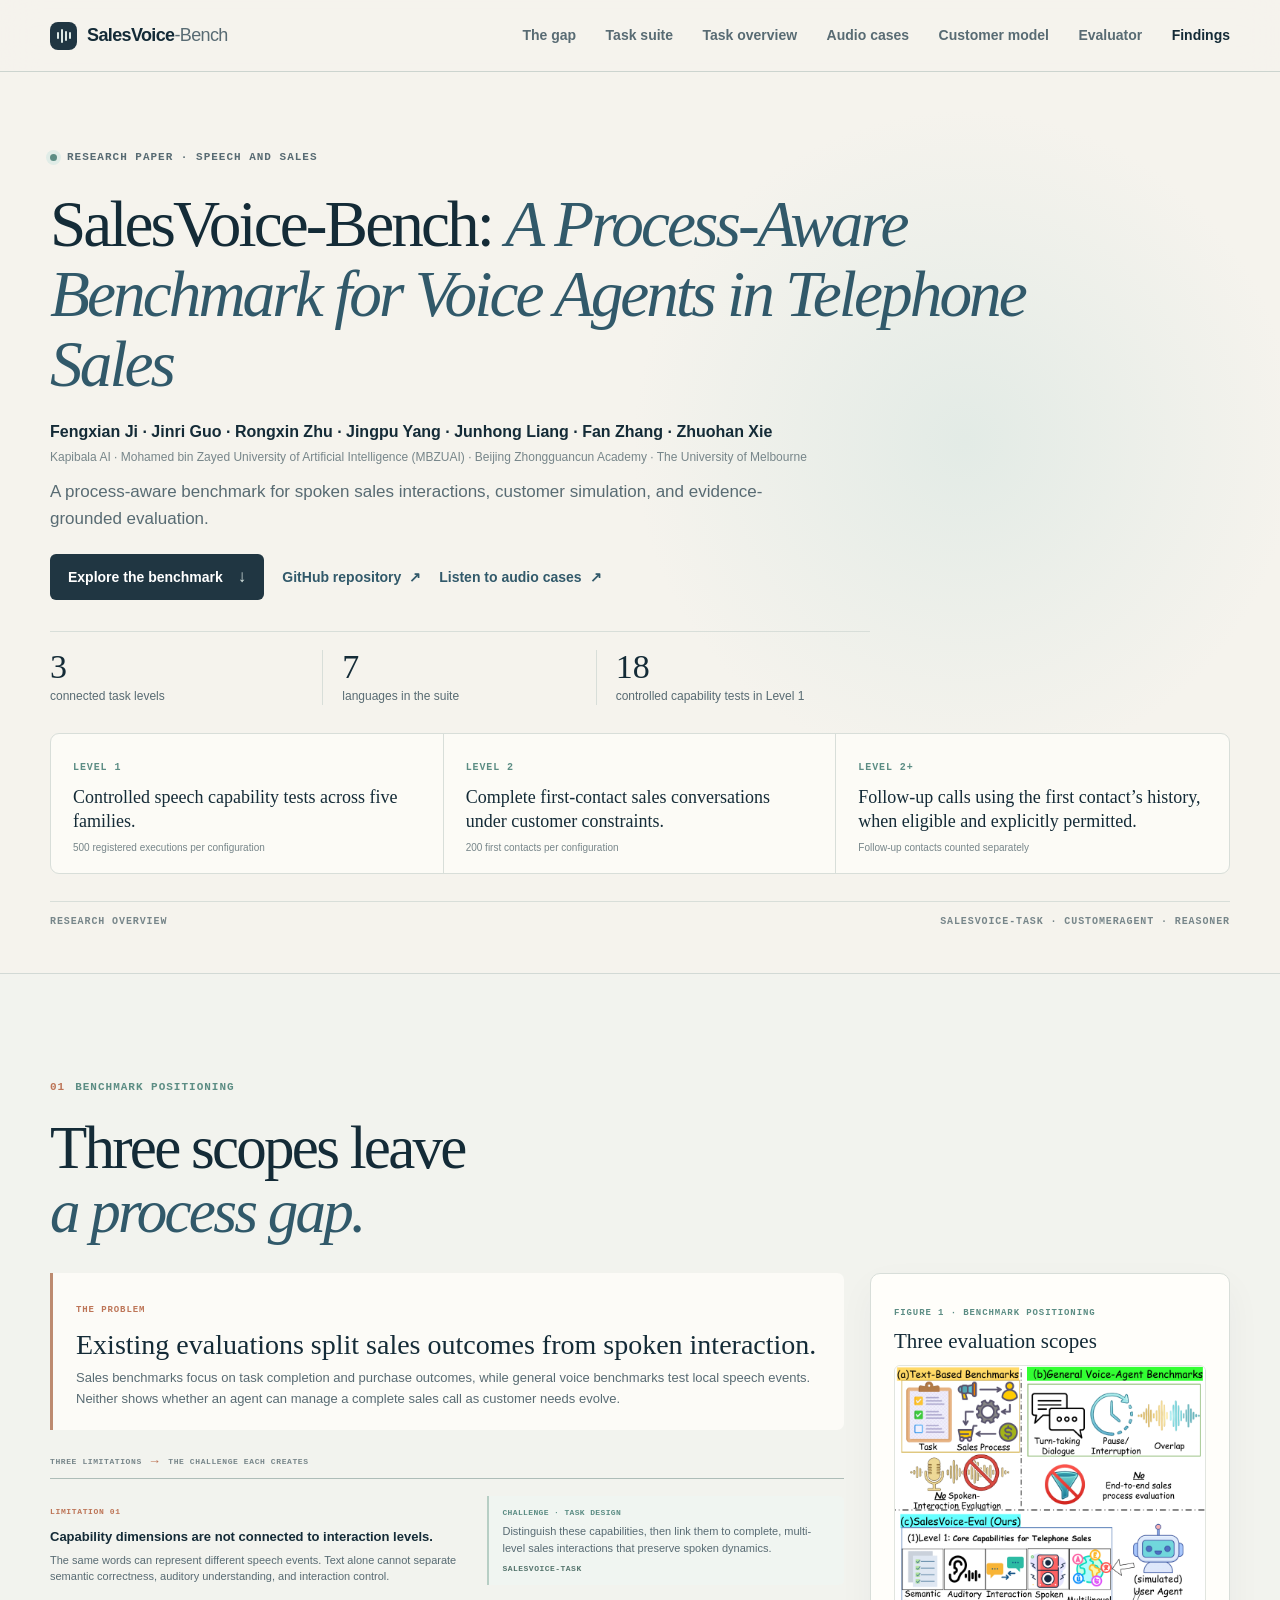
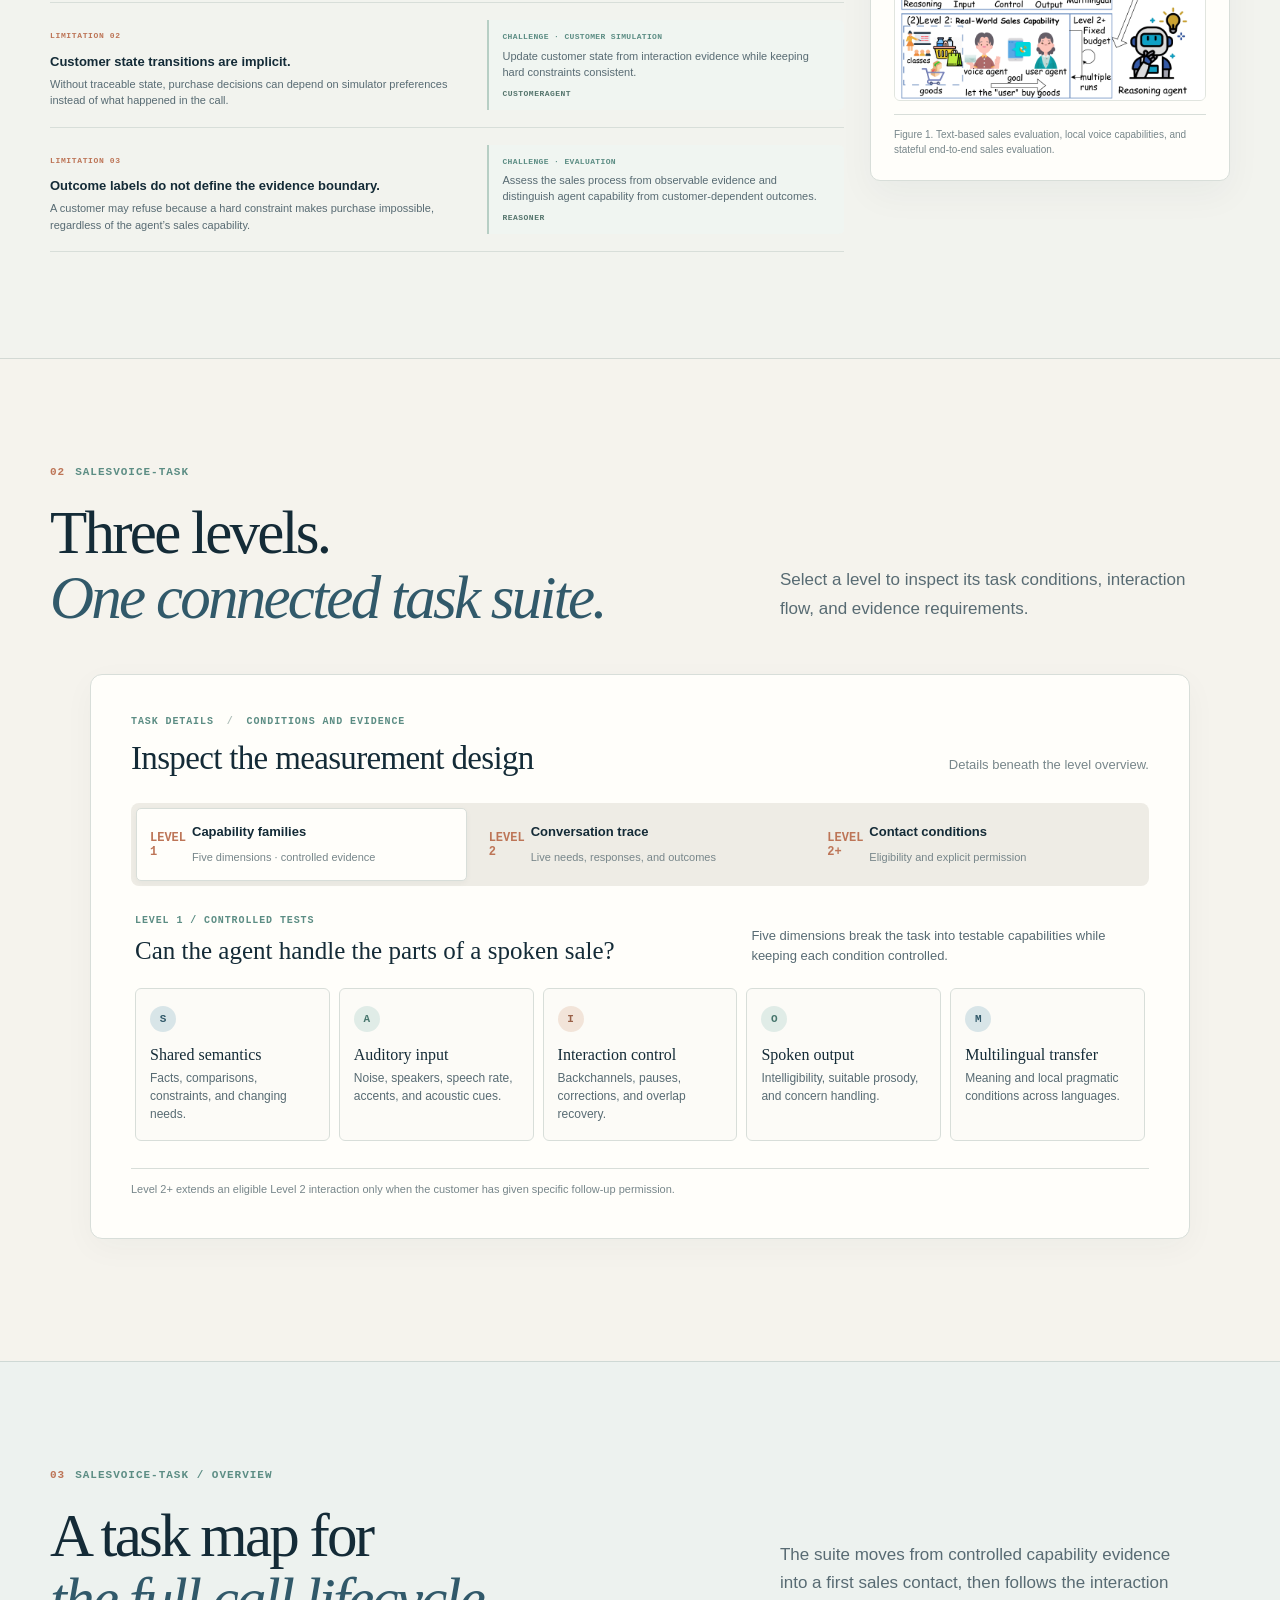
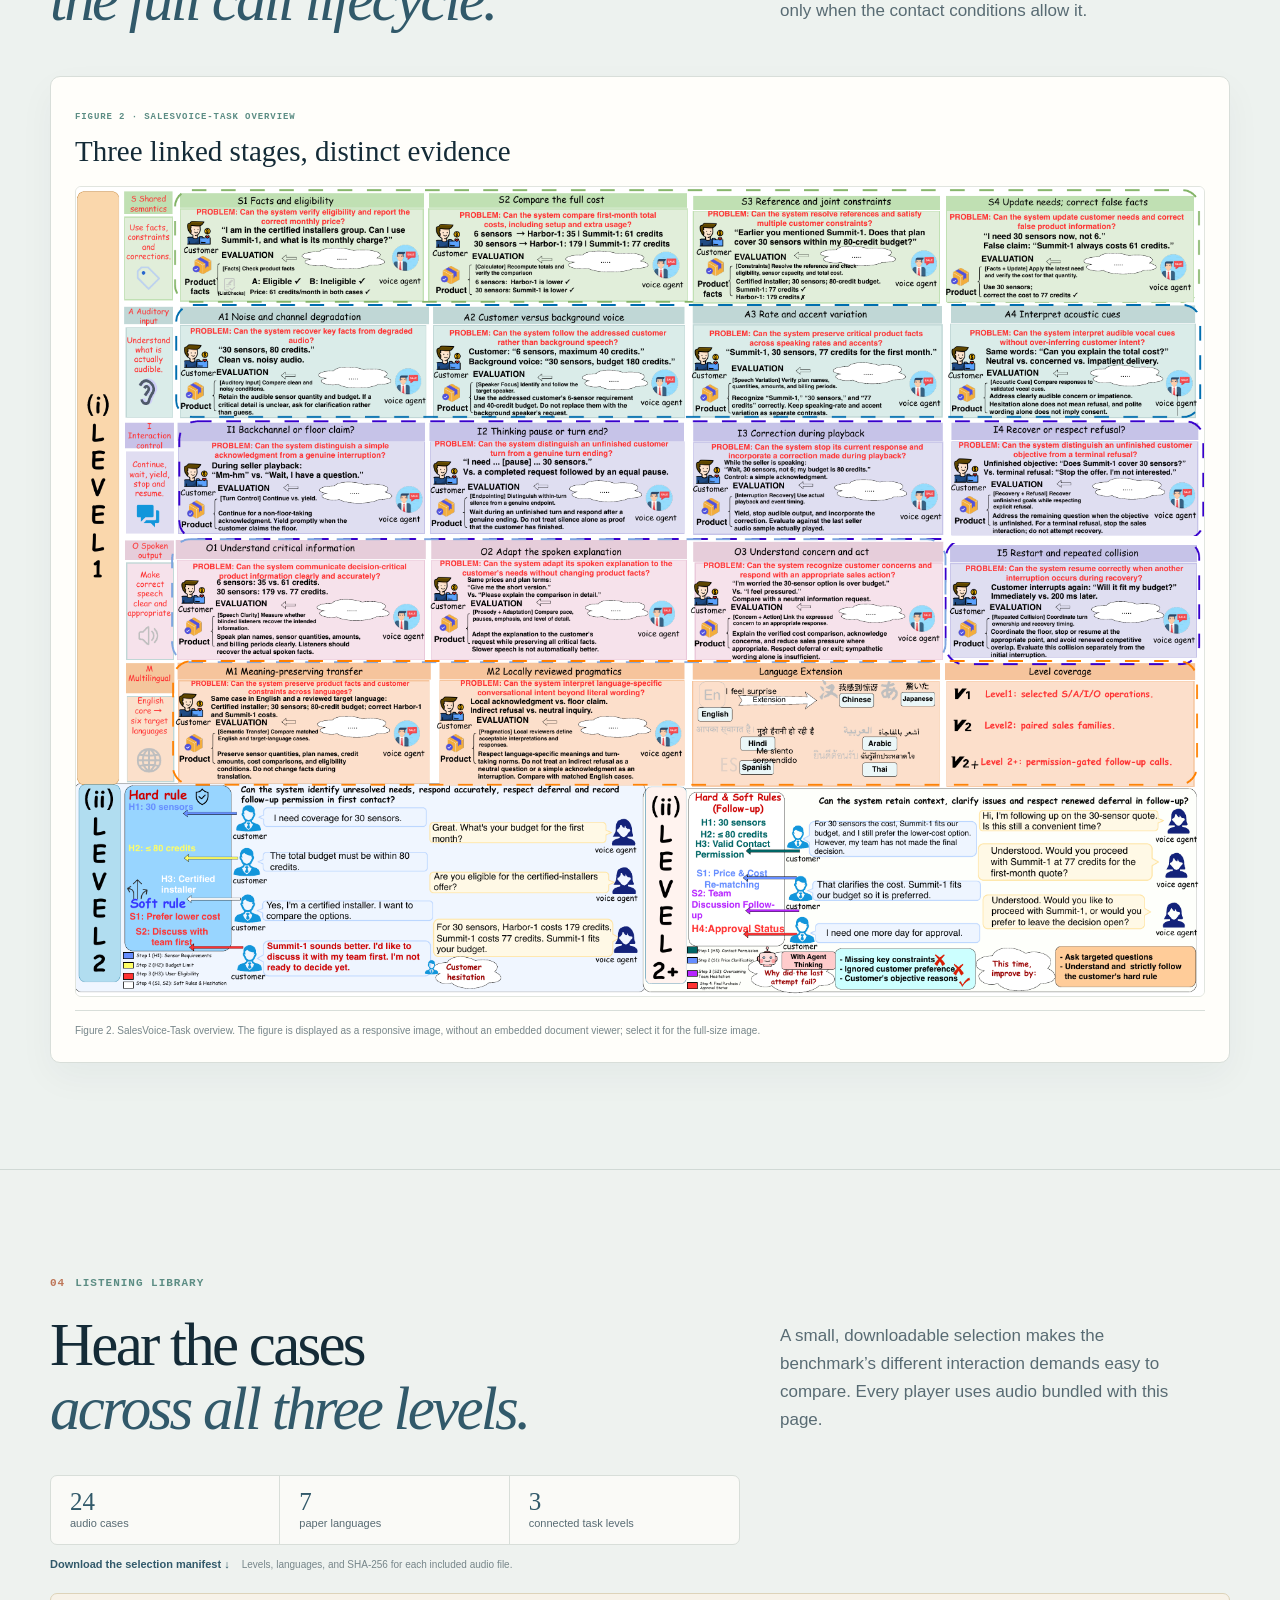
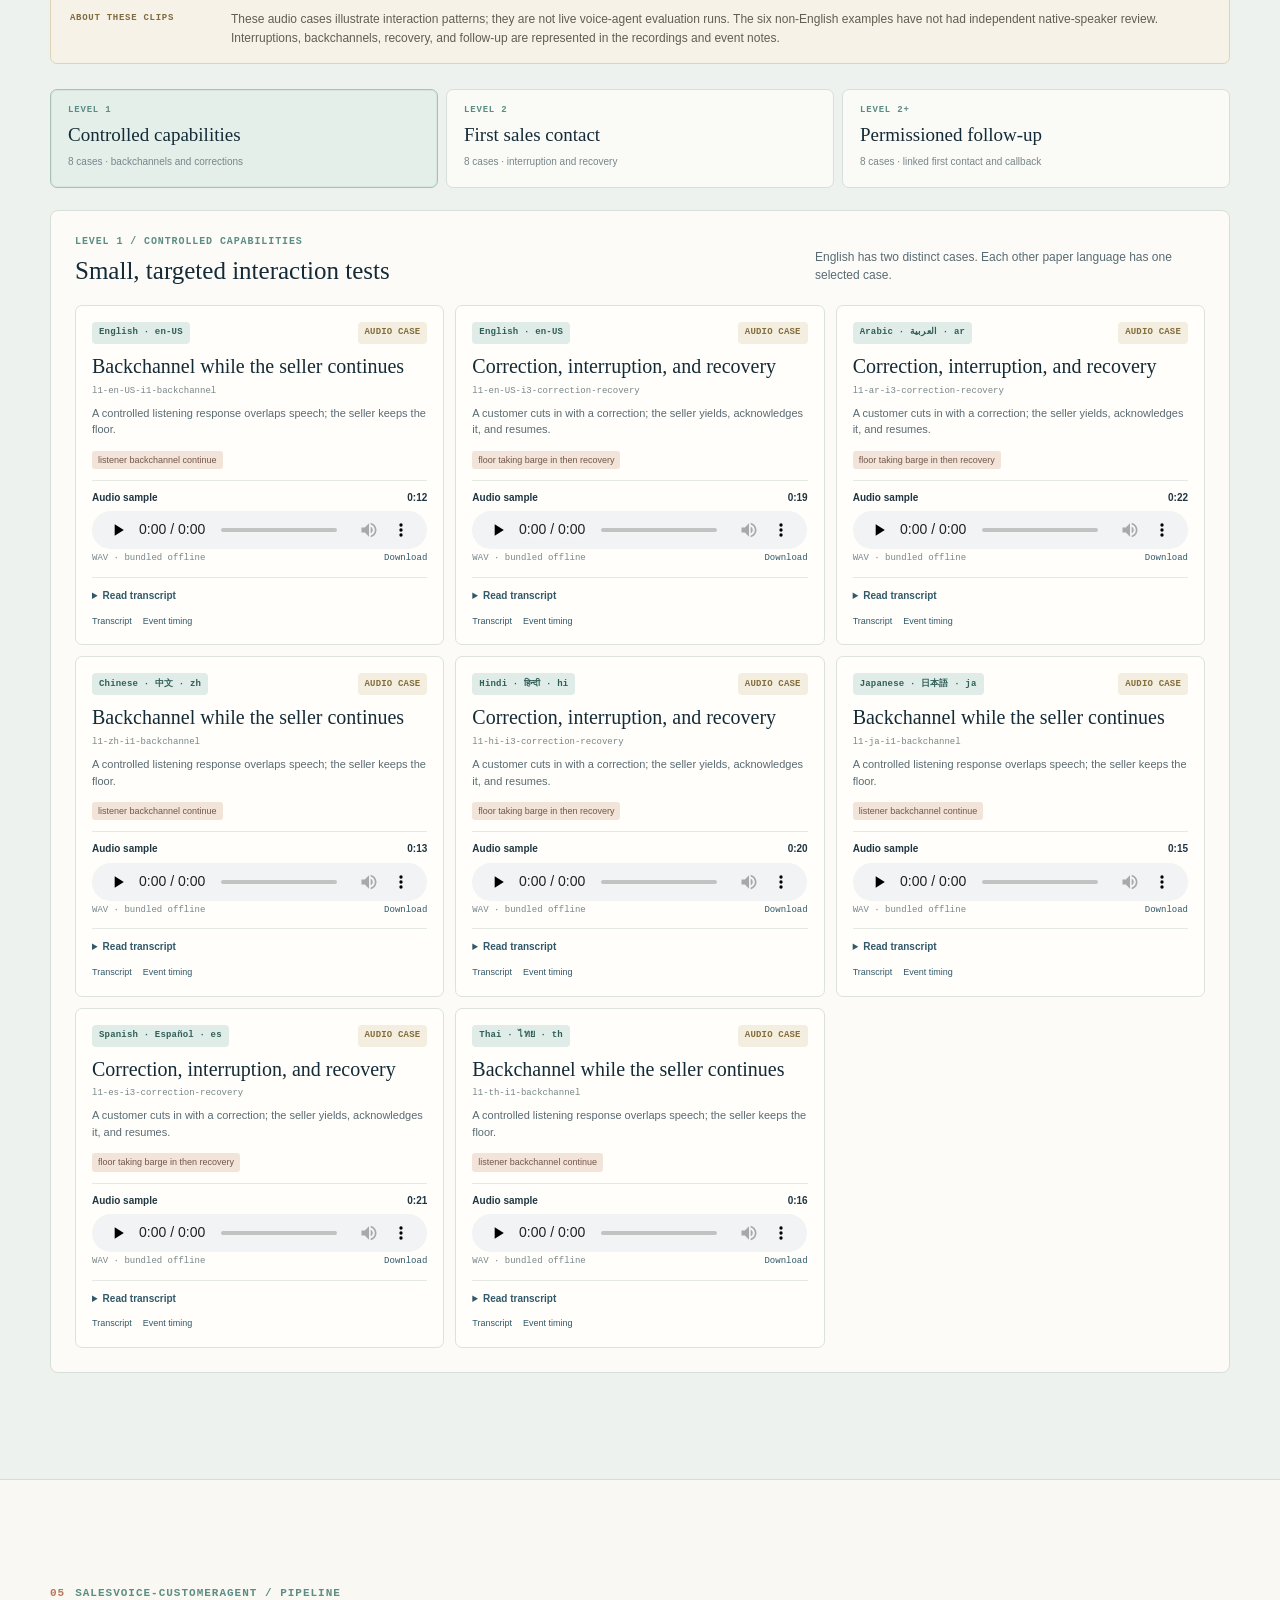
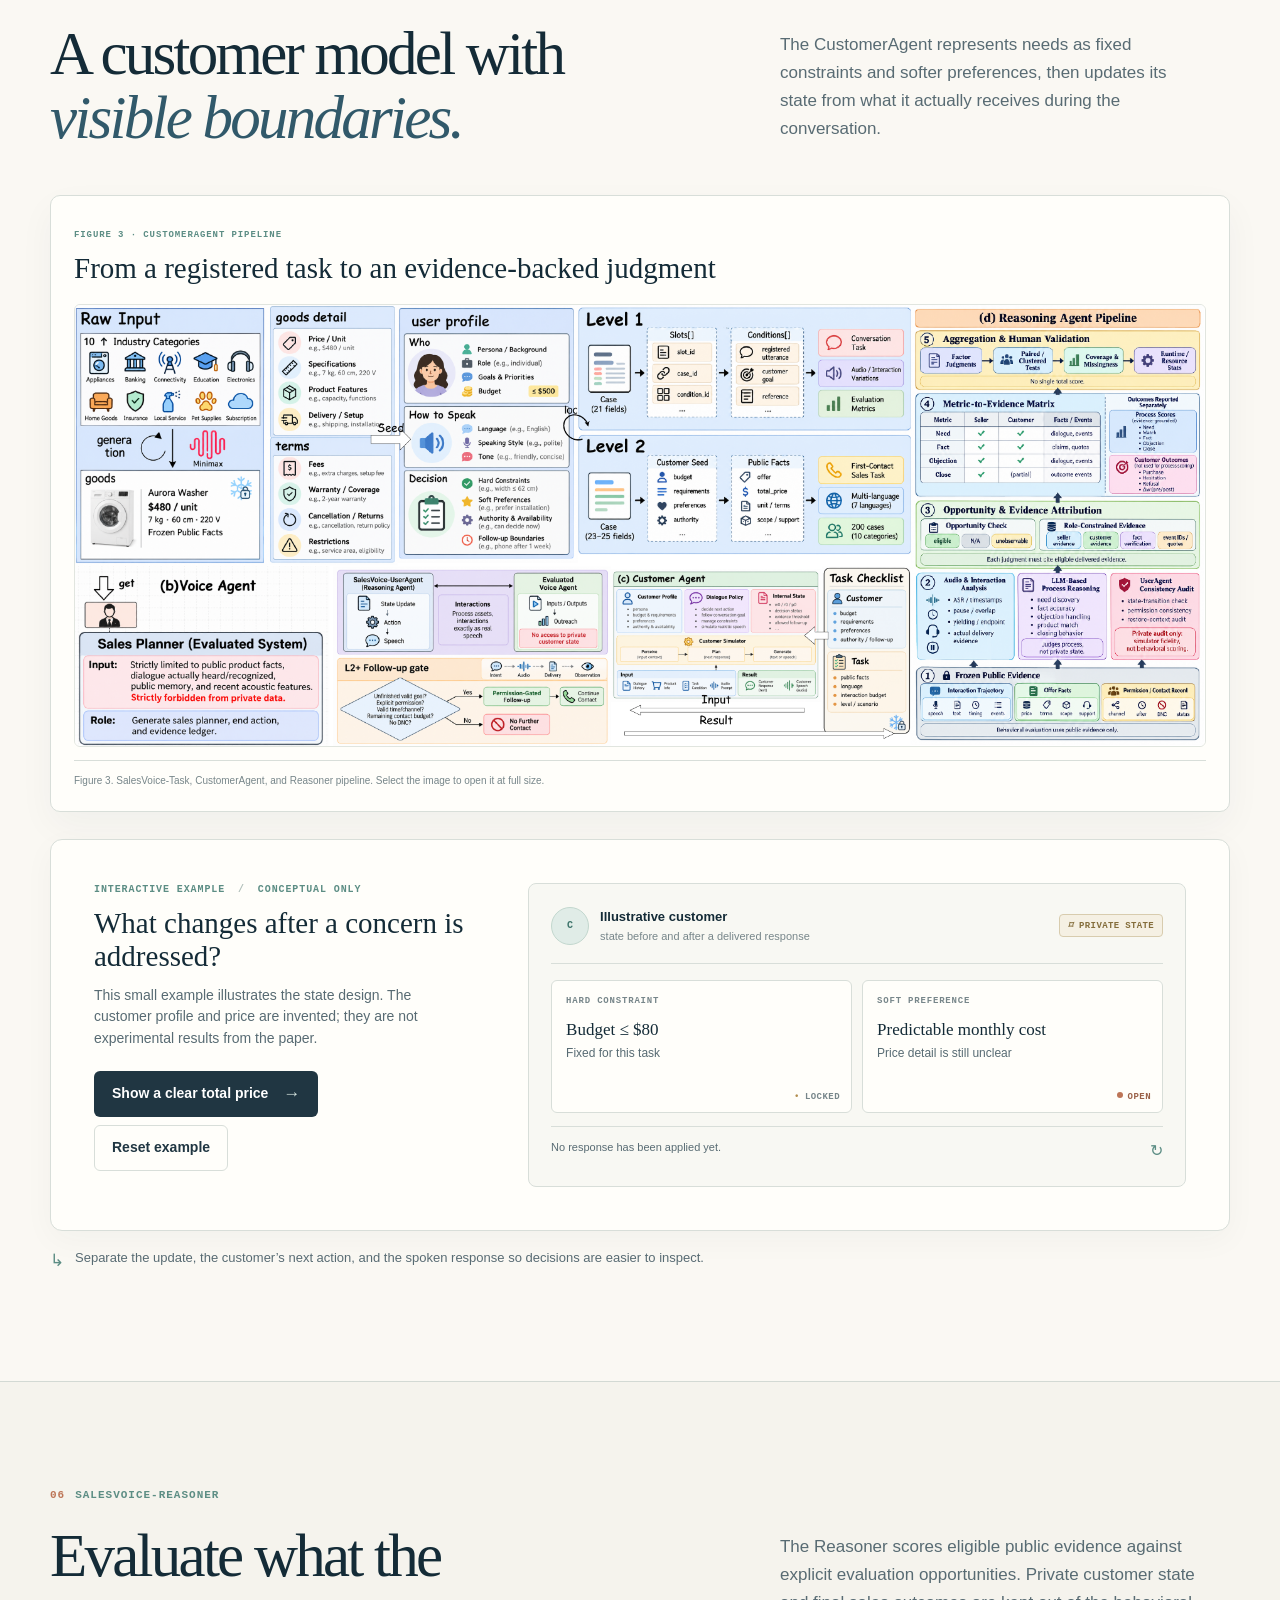
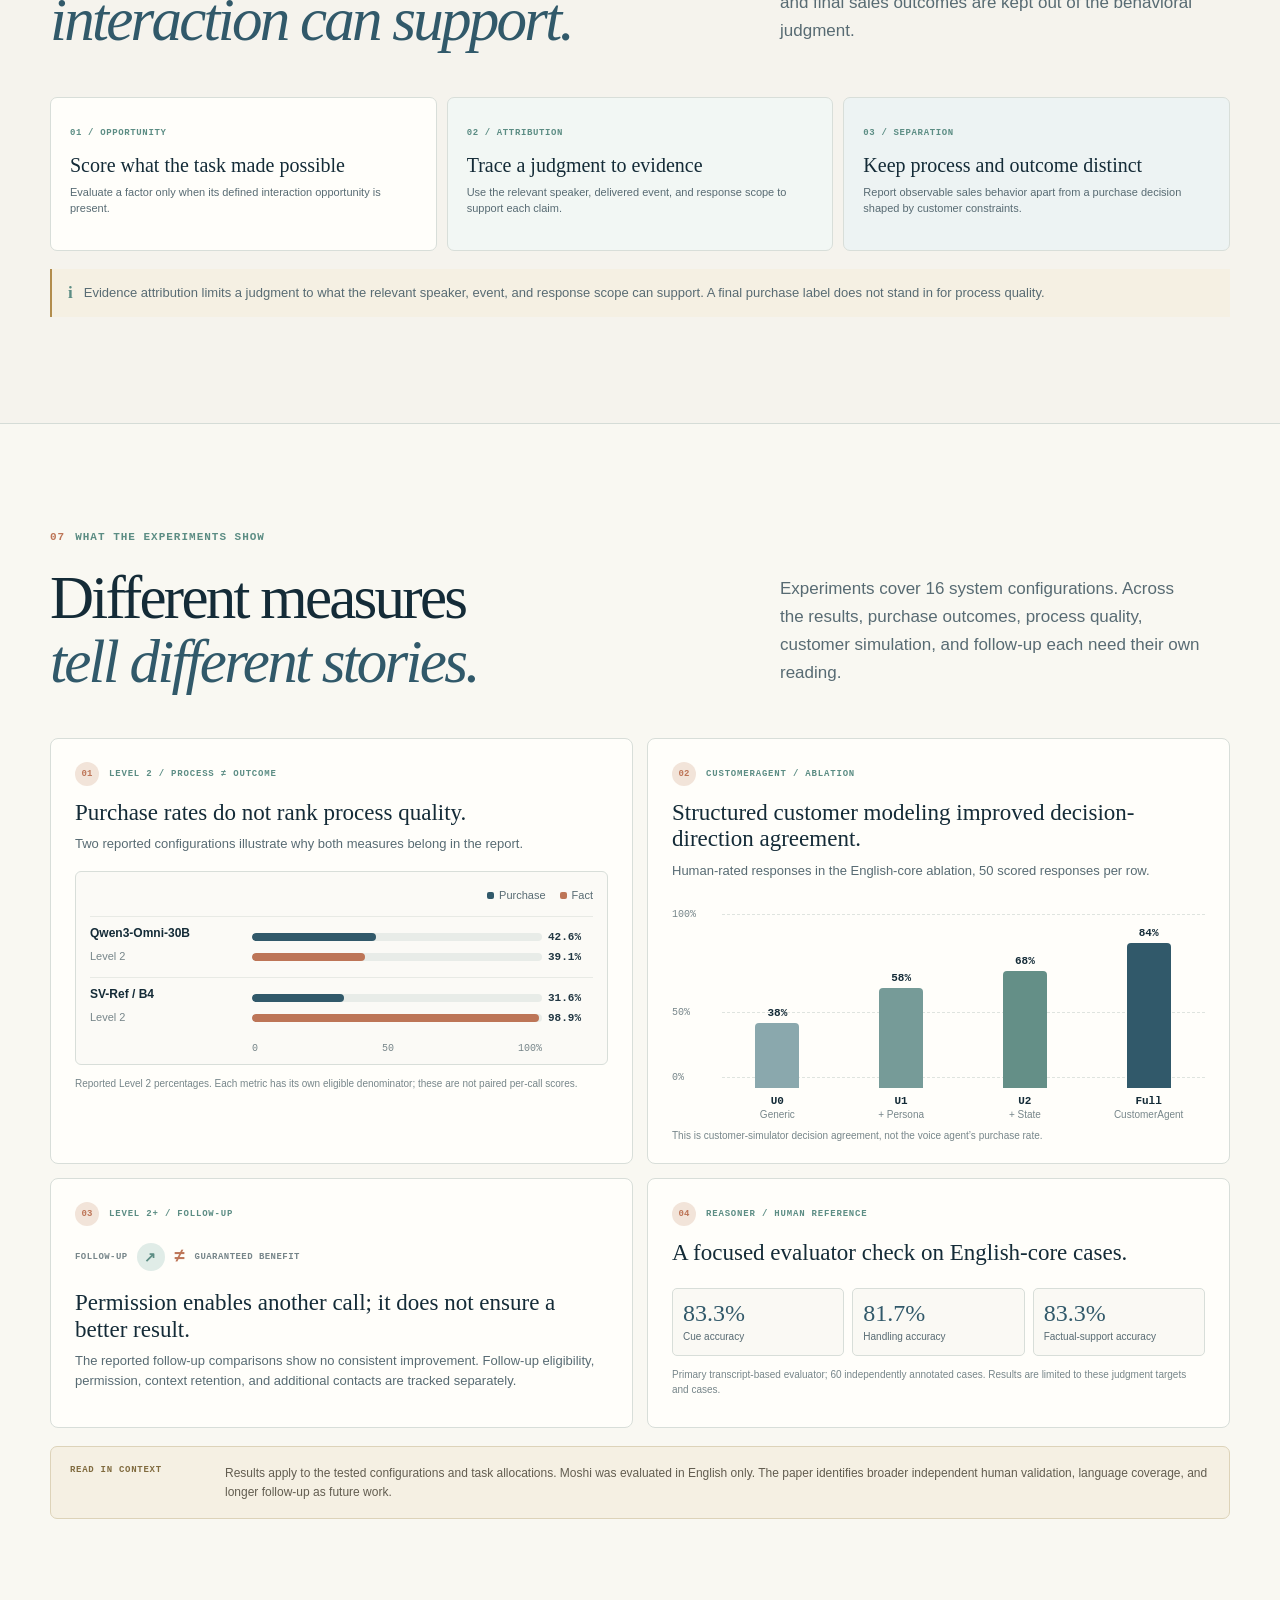
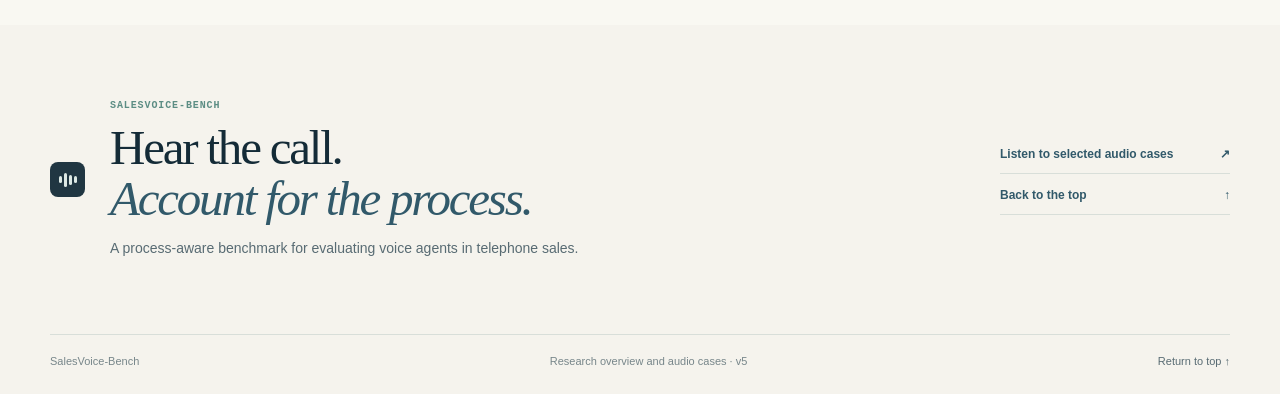
<file: index.html>
<!doctype html>
<html lang="en">
<head>
  <meta charset="utf-8">
  <meta name="viewport" content="width=device-width, initial-scale=1">
  <meta name="theme-color" content="#f5f3ed">
  <meta name="description" content="SalesVoice-Bench: a process-aware benchmark for voice agents in telephone sales, with three task levels and multilingual audio cases.">
  <title>SalesVoice-Bench: A Process-Aware Benchmark for Voice Agents in Telephone Sales</title>
  <link rel="stylesheet" href="styles.css">
  <script src="case-data.js" defer></script>
  <script src="script.js" defer></script>
</head>
<body>
  <a class="skip-link" href="#main">Skip to content</a>
  <div class="reading-progress" aria-hidden="true"><span id="reading-progress-bar"></span></div>

  <header class="site-header">
    <a class="brand" href="#top" aria-label="SalesVoice-Bench home">
      <span class="brand-mark" aria-hidden="true"><i></i><i></i><i></i><i></i></span>
      <span>SalesVoice<span class="brand-light">-Bench</span></span>
    </a>
    <button class="menu-toggle" type="button" aria-expanded="false" aria-controls="site-nav" aria-label="Open navigation">
      <span></span><span></span>
    </button>
    <nav id="site-nav" class="site-nav" aria-label="Main navigation">
      <a href="#why">The gap</a>
      <a href="#benchmark">Task suite</a>
      <a href="#task-overview">Task overview</a>
      <a href="#cases">Audio cases</a>
      <a href="#simulation">Customer model</a>
      <a href="#reasoner">Evaluator</a>
      <a href="#findings">Findings</a>
    </nav>
  </header>

  <main id="main">
    <section class="hero section-shell" id="top" aria-labelledby="hero-title">
      <div class="hero-copy">
        <p class="eyebrow"><span class="eyebrow-dot"></span> RESEARCH PAPER · SPEECH AND SALES</p>
        <h1 id="hero-title">SalesVoice-Bench: <em>A Process-Aware Benchmark for Voice Agents in Telephone Sales</em></h1>
        <div class="hero-author-block">
          <p class="hero-authors">Fengxian Ji · Jinri Guo · Rongxin Zhu · Jingpu Yang · Junhong Liang · Fan Zhang · Zhuohan Xie</p>
          <p class="hero-affiliation">Kapibala AI · Mohamed bin Zayed University of Artificial Intelligence (MBZUAI) · Beijing Zhongguancun Academy · The University of Melbourne</p>
        </div>
        <p class="hero-deck">A process-aware benchmark for spoken sales interactions, customer simulation, and evidence-grounded evaluation.</p>
        <div class="hero-actions">
          <a class="button button-primary" href="#benchmark">Explore the benchmark <span aria-hidden="true">↓</span></a>
          <a class="text-link" href="https://github.com/SalesVoice-Bench/salesvoice-reproducibility-kit" target="_blank" rel="noopener">GitHub repository <span aria-hidden="true">↗</span></a>
          <a class="text-link" href="#cases">Listen to audio cases <span aria-hidden="true">↗</span></a>
        </div>
        <div class="hero-facts" aria-label="Benchmark at a glance">
          <div><strong>3</strong><span>connected task levels</span></div>
          <div><strong>7</strong><span>languages in the suite</span></div>
          <div><strong>18</strong><span>controlled capability tests in Level 1</span></div>
        </div>
      </div>
      <div class="hero-levels" aria-label="What each task level measures">
        <article><span>LEVEL 1</span><p>Controlled speech capability tests across five families.</p><small>500 registered executions per configuration</small></article>
        <article><span>LEVEL 2</span><p>Complete first-contact sales conversations under customer constraints.</p><small>200 first contacts per configuration</small></article>
        <article><span>LEVEL 2+</span><p>Follow-up calls using the first contact’s history, when eligible and explicitly permitted.</p><small>Follow-up contacts counted separately</small></article>
      </div>
      <div class="hero-bottomline"><span>RESEARCH OVERVIEW</span><span>SALESVOICE-TASK · CUSTOMERAGENT · REASONER</span></div>
    </section>

    <section class="section section-why" id="why" aria-labelledby="why-title">
      <div class="section-shell">
        <div class="section-heading">
          <p class="section-label"><span>01</span> BENCHMARK POSITIONING</p>
          <h2 id="why-title">Three scopes leave<br><em>a process gap.</em></h2>
        </div>
        <div class="problem-layout">
          <div class="problem-sequence">
            <article class="problem-statement">
              <span class="problem-kicker">THE PROBLEM</span>
              <h3>Existing evaluations split sales outcomes from spoken interaction.</h3>
              <p>Sales benchmarks focus on task completion and purchase outcomes, while general voice benchmarks test local speech events. Neither shows whether an agent can manage a complete sales call as customer needs evolve.</p>
            </article>
            <div class="limitation-heading"><span>THREE LIMITATIONS</span><i aria-hidden="true">→</i><span>THE CHALLENGE EACH CREATES</span></div>
            <div class="limitation-list">
              <article>
                <div class="limitation-copy"><span>LIMITATION 01</span><h4>Capability dimensions are not connected to interaction levels.</h4><p>The same words can represent different speech events. Text alone cannot separate semantic correctness, auditory understanding, and interaction control.</p></div>
                <div class="challenge-copy"><b>CHALLENGE · TASK DESIGN</b><p>Distinguish these capabilities, then link them to complete, multi-level sales interactions that preserve spoken dynamics.</p><small>SALESVOICE-TASK</small></div>
              </article>
              <article>
                <div class="limitation-copy"><span>LIMITATION 02</span><h4>Customer state transitions are implicit.</h4><p>Without traceable state, purchase decisions can depend on simulator preferences instead of what happened in the call.</p></div>
                <div class="challenge-copy"><b>CHALLENGE · CUSTOMER SIMULATION</b><p>Update customer state from interaction evidence while keeping hard constraints consistent.</p><small>CUSTOMERAGENT</small></div>
              </article>
              <article>
                <div class="limitation-copy"><span>LIMITATION 03</span><h4>Outcome labels do not define the evidence boundary.</h4><p>A customer may refuse because a hard constraint makes purchase impossible, regardless of the agent’s sales capability.</p></div>
                <div class="challenge-copy"><b>CHALLENGE · EVALUATION</b><p>Assess the sales process from observable evidence and distinguish agent capability from customer-dependent outcomes.</p><small>REASONER</small></div>
              </article>
            </div>
          </div>
          <figure class="scope-figure" aria-labelledby="figure1-caption">
            <div class="web-figure-heading"><div><span>FIGURE 1 · BENCHMARK POSITIONING</span><h3>Three evaluation scopes</h3></div></div>
            <a class="figure-image-link figure1-image-link" href="assets/paper-figures/figure1-preview.png" target="_blank" rel="noopener" aria-label="Open full-size Figure 1 image">
              <img class="paper-image" src="assets/paper-figures/figure1-preview.png" alt="Figure 1 compares text-based sales benchmarks, general voice-agent benchmarks, and SalesVoice-Bench’s multi-level end-to-end sales evaluation." width="1672" height="1800" loading="lazy">
            </a>
            <figcaption id="figure1-caption">Figure 1. Text-based sales evaluation, local voice capabilities, and stateful end-to-end sales evaluation.</figcaption>
          </figure>
        </div>
      </div>
    </section>

    <section class="section section-benchmark" id="benchmark" aria-labelledby="benchmark-title">
      <div class="section-shell">
        <div class="section-heading split-heading">
          <div><p class="section-label"><span>02</span> SALESVOICE-TASK</p><h2 id="benchmark-title">Three levels.<br><em>One connected task suite.</em></h2></div>
          <p class="section-intro-copy">Select a level to inspect its task conditions, interaction flow, and evidence requirements.</p>
        </div>

        <figure class="figure-sheet task-figure" aria-labelledby="task-figure-title">
          <div class="figure-heading">
            <div><p class="figure-label">TASK DETAILS <span>/</span> CONDITIONS AND EVIDENCE</p><h3 id="task-figure-title">Inspect the measurement design</h3></div>
            <p>Details beneath the level overview.</p>
          </div>
          <div class="task-tabs" role="tablist" aria-label="SalesVoice-Task levels">
            <button id="tab-l1" class="task-tab is-active" type="button" role="tab" aria-selected="true" aria-controls="panel-l1" data-level="l1"><span>LEVEL 1</span><b>Capability families</b><small>Five dimensions · controlled evidence</small></button>
            <button id="tab-l2" class="task-tab" type="button" role="tab" aria-selected="false" aria-controls="panel-l2" data-level="l2" tabindex="-1"><span>LEVEL 2</span><b>Conversation trace</b><small>Live needs, responses, and outcomes</small></button>
            <button id="tab-l2p" class="task-tab" type="button" role="tab" aria-selected="false" aria-controls="panel-l2p" data-level="l2p" tabindex="-1"><span>LEVEL 2+</span><b>Contact conditions</b><small>Eligibility and explicit permission</small></button>
          </div>
          <section id="panel-l1" class="task-panel" role="tabpanel" aria-labelledby="tab-l1">
            <div class="panel-intro"><div><span class="level-kicker">LEVEL 1 / CONTROLLED TESTS</span><h4>Can the agent handle the parts of a spoken sale?</h4></div><p>Five dimensions break the task into testable capabilities while keeping each condition controlled.</p></div>
            <div class="dimension-grid">
              <article><span class="dimension-letter">S</span><h5>Shared semantics</h5><p>Facts, comparisons, constraints, and changing needs.</p></article>
              <article><span class="dimension-letter">A</span><h5>Auditory input</h5><p>Noise, speakers, speech rate, accents, and acoustic cues.</p></article>
              <article><span class="dimension-letter">I</span><h5>Interaction control</h5><p>Backchannels, pauses, corrections, and overlap recovery.</p></article>
              <article><span class="dimension-letter">O</span><h5>Spoken output</h5><p>Intelligibility, suitable prosody, and concern handling.</p></article>
              <article><span class="dimension-letter">M</span><h5>Multilingual transfer</h5><p>Meaning and local pragmatic conditions across languages.</p></article>
            </div>
          </section>
          <section id="panel-l2" class="task-panel" role="tabpanel" aria-labelledby="tab-l2" hidden>
            <div class="panel-intro"><div><span class="level-kicker">LEVEL 2 / FIRST CONTACT</span><h4>Can the agent conduct a complete sales conversation?</h4></div><p>The call unfolds dynamically within a preregistered budget. The benchmark does not prescribe a purchase or refusal.</p></div>
            <div class="contact-flow" aria-label="Level 2 interaction sequence">
              <div><span>01</span><b>Offer and conditions</b><small>Public product information</small></div><i aria-hidden="true">→</i>
              <div><span>02</span><b>Spoken interaction</b><small>Agent and customer respond in turn</small></div><i aria-hidden="true">→</i>
              <div><span>03</span><b>Process and outcome</b><small>Report both in context</small></div>
            </div>
            <div class="language-row"><strong>Registered language split</strong><span>140 English</span><span>60 across six target languages</span><div class="language-chips" aria-label="Languages: English, Arabic, Spanish, Hindi, Japanese, Thai and Chinese"><i>EN</i><i>AR</i><i>ES</i><i>HI</i><i>JA</i><i>TH</i><i>ZH</i></div></div>
          </section>
          <section id="panel-l2p" class="task-panel" role="tabpanel" aria-labelledby="tab-l2p" hidden>
            <div class="panel-intro"><div><span class="level-kicker">LEVEL 2+ / FOLLOW-UP</span><h4>A follow-up is a permissioned branch.</h4></div><p>An unfinished sales goal does not grant permission. Eligible calls restore context and remain within contact limits.</p></div>
            <div class="permission-flow">
              <div class="permission-start"><span>AFTER LEVEL 2</span><b>Is the task still eligible?</b><small>Use the recorded public interaction history.</small></div>
              <div class="permission-gate"><span>EXPLICIT<br>PERMISSION?</span></div>
              <div class="permission-end permission-stop"><span class="end-icon">×</span><div><b>No permission</b><small>End contact</small></div></div>
              <div class="permission-end permission-continue"><span class="end-icon">↗</span><div><b>Permission granted</b><small>Continue within the registered limits</small></div></div>
            </div>
            <div class="permission-note"><b>Follow-up calls are counted separately.</b><span>Permission controls contact; it is not a sales outcome.</span></div>
          </section>
          <figcaption>Level 2+ extends an eligible Level 2 interaction only when the customer has given specific follow-up permission.</figcaption>
        </figure>
      </div>
    </section>

    <section class="section section-task-overview" id="task-overview" aria-labelledby="task-overview-title">
      <div class="section-shell">
        <div class="section-heading split-heading">
          <div><p class="section-label"><span>03</span> SALESVOICE-TASK / OVERVIEW</p><h2 id="task-overview-title">A task map for<br><em>the full call lifecycle.</em></h2></div>
          <p class="section-intro-copy">The suite moves from controlled capability evidence into a first sales contact, then follows the interaction only when the contact conditions allow it.</p>
        </div>
        <figure class="web-figure task-map-figure" aria-labelledby="figure2-caption">
          <div class="web-figure-heading"><div><span>FIGURE 2 · SALESVOICE-TASK OVERVIEW</span><h3>Three linked stages, distinct evidence</h3></div></div>
          <a class="figure-image-link figure-image-link-wide" href="assets/paper-figures/figure2-preview.png" target="_blank" rel="noopener" aria-label="Open full-size Figure 2 image">
            <img class="paper-image" src="assets/paper-figures/figure2-preview.png" alt="Figure 2 details Level 1 capability types, Level 2 sales-call conditions, and Level 2+ permissioned follow-up." width="1800" height="1291" loading="lazy">
          </a>
          <figcaption id="figure2-caption">Figure 2. SalesVoice-Task overview. The figure is displayed as a responsive image, without an embedded document viewer; select it for the full-size image.</figcaption>
        </figure>
      </div>
    </section>

    <section class="section section-audio" id="cases" aria-labelledby="cases-title">
      <div class="section-shell">
        <div class="section-heading split-heading">
          <div><p class="section-label"><span>04</span> LISTENING LIBRARY</p><h2 id="cases-title">Hear the cases<br><em>across all three levels.</em></h2></div>
          <p class="section-intro-copy">A small, downloadable selection makes the benchmark’s different interaction demands easy to compare. Every player uses audio bundled with this page.</p>
        </div>
        <div class="audio-library-stats" aria-label="Audio selection coverage">
          <div><strong>24</strong><span>audio cases</span></div>
          <div><strong>7</strong><span>paper languages</span></div>
          <div><strong>3</strong><span>connected task levels</span></div>
        </div>
        <p class="audio-manifest-link"><a href="case_manifest.csv" download>Download the selection manifest <span aria-hidden="true">↓</span></a><small>Levels, languages, and SHA-256 for each included audio file.</small></p>
        <aside class="audio-notice"><span class="caveat-mark">ABOUT THESE CLIPS</span><p>These audio cases illustrate interaction patterns; they are not live voice-agent evaluation runs. The six non-English examples have not had independent native-speaker review. Interruptions, backchannels, recovery, and follow-up are represented in the recordings and event notes.</p></aside>

        <div class="case-tabs" role="tablist" aria-label="Audio cases by task level">
          <button id="case-tab-l1" class="case-tab is-active" type="button" role="tab" aria-selected="true" aria-controls="case-panel-l1" data-case-level="l1"><span>LEVEL 1</span><b>Controlled capabilities</b><small>8 cases · backchannels and corrections</small></button>
          <button id="case-tab-l2" class="case-tab" type="button" role="tab" aria-selected="false" aria-controls="case-panel-l2" data-case-level="l2" tabindex="-1"><span>LEVEL 2</span><b>First sales contact</b><small>8 cases · interruption and recovery</small></button>
          <button id="case-tab-l2p" class="case-tab" type="button" role="tab" aria-selected="false" aria-controls="case-panel-l2p" data-case-level="l2plus" tabindex="-1"><span>LEVEL 2+</span><b>Permissioned follow-up</b><small>8 cases · linked first contact and callback</small></button>
        </div>
        <section id="case-panel-l1" class="case-panel" role="tabpanel" aria-labelledby="case-tab-l1">
          <div class="case-panel-heading"><div><span class="level-kicker">LEVEL 1 / CONTROLLED CAPABILITIES</span><h3>Small, targeted interaction tests</h3></div><p>English has two distinct cases. Each other paper language has one selected case.</p></div>
          <div id="case-grid-l1" class="audio-case-grid"></div>
        </section>
        <section id="case-panel-l2" class="case-panel" role="tabpanel" aria-labelledby="case-tab-l2" hidden>
          <div class="case-panel-heading"><div><span class="level-kicker">LEVEL 2 / FIRST CONTACT</span><h3>Needs, an interruption, and a complete close</h3></div><p>English has two scenarios; Arabic, Chinese, Hindi, Japanese, Spanish, and Thai each have one.</p></div>
          <div id="case-grid-l2" class="audio-case-grid"></div>
        </section>
        <section id="case-panel-l2p" class="case-panel" role="tabpanel" aria-labelledby="case-tab-l2p" hidden>
          <div class="case-panel-heading"><div><span class="level-kicker">LEVEL 2+ / PERMISSIONED FOLLOW-UP</span><h3>Listen to the linked contact and callback</h3></div><p>Each card links the Level 2 first-contact baseline and the separate follow-up recording. English has two linked scenarios.</p></div>
          <div id="case-grid-l2plus" class="audio-case-grid"></div>
        </section>
      </div>
    </section>

    <section class="section section-customer" id="simulation" aria-labelledby="simulation-title">
      <div class="section-shell">
        <div class="section-heading split-heading">
          <div><p class="section-label"><span>05</span> SALESVOICE-CUSTOMERAGENT / PIPELINE</p><h2 id="simulation-title">A customer model with<br><em>visible boundaries.</em></h2></div>
          <p class="section-intro-copy">The CustomerAgent represents needs as fixed constraints and softer preferences, then updates its state from what it actually receives during the conversation.</p>
        </div>
        <figure class="web-figure customer-pipeline-figure" aria-labelledby="figure3-caption">
          <div class="web-figure-heading"><div><span>FIGURE 3 · CUSTOMERAGENT PIPELINE</span><h3>From a registered task to an evidence-backed judgment</h3></div></div>
          <a class="figure-image-link figure-image-link-wide" href="assets/paper-figures/figure3-preview.png" target="_blank" rel="noopener" aria-label="Open full-size Figure 3 image">
            <img class="paper-image" src="assets/paper-figures/figure3-preview.png" alt="Figure 3 shows task input, spoken interaction between the evaluated voice agent and CustomerAgent, observable evidence, and Reasoner outputs." width="1800" height="703" loading="lazy">
          </a>
          <figcaption id="figure3-caption">Figure 3. SalesVoice-Task, CustomerAgent, and Reasoner pipeline. Select the image to open it at full size.</figcaption>
        </figure>
        <div class="customer-demo figure-sheet">
          <div class="demo-copy">
            <p class="figure-label">INTERACTIVE EXAMPLE <span>/</span> CONCEPTUAL ONLY</p>
            <h3>What changes after a concern is addressed?</h3>
            <p>This small example illustrates the state design. The customer profile and price are invented; they are not experimental results from the paper.</p>
            <button id="address-concern" class="button button-primary" type="button" aria-pressed="false">Show a clear total price <span aria-hidden="true">→</span></button>
            <button id="reset-concern" class="button button-quiet" type="button">Reset example</button>
          </div>
          <div class="state-demo" aria-live="polite">
            <div class="state-demo-head"><span class="avatar avatar-customer">C</span><div><b>Illustrative customer</b><small>state before and after a delivered response</small></div><span class="private-tag"><i aria-hidden="true">⌑</i> PRIVATE STATE</span></div>
            <div class="state-track">
              <div class="state-item fixed-state"><span class="state-item-label">HARD CONSTRAINT</span><b>Budget ≤ $80</b><small>Fixed for this task</small><span class="state-lock" aria-hidden="true">LOCKED</span></div>
              <div class="state-item soft-state" id="soft-state"><span class="state-item-label">SOFT PREFERENCE</span><b id="preference-title">Predictable monthly cost</b><small id="preference-status">Price detail is still unclear</small><span class="state-status" id="preference-badge">OPEN</span></div>
            </div>
            <div class="state-demo-foot"><span id="state-demo-message">No response has been applied yet.</span><span class="state-arrow" aria-hidden="true">↻</span></div>
          </div>
        </div>
        <p class="customer-principle"><span aria-hidden="true">↳</span> Separate the update, the customer’s next action, and the spoken response so decisions are easier to inspect.</p>
      </div>
    </section>

    <section class="section section-architecture" id="reasoner" aria-labelledby="architecture-title">
      <div class="section-shell">
        <div class="section-heading split-heading">
          <div><p class="section-label"><span>06</span> SALESVOICE-REASONER</p><h2 id="architecture-title">Evaluate what the<br><em>interaction can support.</em></h2></div>
          <p class="section-intro-copy">The Reasoner scores eligible public evidence against explicit evaluation opportunities. Private customer state and final sales outcomes are kept out of the behavioral judgment.</p>
        </div>
        <div class="reasoner-principles-grid">
          <article><span>01 / OPPORTUNITY</span><h3>Score what the task made possible</h3><p>Evaluate a factor only when its defined interaction opportunity is present.</p></article>
          <article><span>02 / ATTRIBUTION</span><h3>Trace a judgment to evidence</h3><p>Use the relevant speaker, delivered event, and response scope to support each claim.</p></article>
          <article><span>03 / SEPARATION</span><h3>Keep process and outcome distinct</h3><p>Report observable sales behavior apart from a purchase decision shaped by customer constraints.</p></article>
        </div>
        <div class="reasoner-note"><span class="note-mark" aria-hidden="true">i</span><p>Evidence attribution limits a judgment to what the relevant speaker, event, and response scope can support. A final purchase label does not stand in for process quality.</p></div>
      </div>
    </section>

    <section class="section section-findings" id="findings" aria-labelledby="findings-title">
      <div class="section-shell">
        <div class="section-heading split-heading">
          <div><p class="section-label"><span>07</span> WHAT THE EXPERIMENTS SHOW</p><h2 id="findings-title">Different measures<br><em>tell different stories.</em></h2></div>
          <p class="section-intro-copy">Experiments cover 16 system configurations. Across the results, purchase outcomes, process quality, customer simulation, and follow-up each need their own reading.</p>
        </div>

        <div class="finding-grid">
          <article class="finding-card finding-outcome">
            <div class="finding-card-heading"><span class="finding-index">01</span><span class="finding-kicker">LEVEL 2 / PROCESS ≠ OUTCOME</span></div>
            <h3>Purchase rates do not rank process quality.</h3>
            <p class="finding-lead">Two reported configurations illustrate why both measures belong in the report.</p>
            <div class="comparison-chart" role="img" aria-label="Qwen3-Omni-30B: purchase 42.6 percent, factual score 39.1 percent. SV-Ref B4: purchase 31.6 percent, factual score 98.9 percent.">
              <div class="chart-legend"><span><i class="legend-purchase"></i>Purchase</span><span><i class="legend-fact"></i>Fact</span></div>
              <div class="chart-row"><div class="chart-model"><b>Qwen3-Omni-30B</b><small>Level 2</small></div><div class="chart-values"><span class="bar-value purchase-value" style="--bar:42.6%"><i></i><b>42.6%</b></span><span class="bar-value fact-value" style="--bar:39.1%"><i></i><b>39.1%</b></span></div></div>
              <div class="chart-row"><div class="chart-model"><b>SV-Ref / B4</b><small>Level 2</small></div><div class="chart-values"><span class="bar-value purchase-value" style="--bar:31.6%"><i></i><b>31.6%</b></span><span class="bar-value fact-value" style="--bar:98.9%"><i></i><b>98.9%</b></span></div></div>
              <div class="chart-scale"><span>0</span><span>50</span><span>100%</span></div>
            </div>
            <p class="chart-note">Reported Level 2 percentages. Each metric has its own eligible denominator; these are not paired per-call scores.</p>
          </article>

          <article class="finding-card finding-ablation">
            <div class="finding-card-heading"><span class="finding-index">02</span><span class="finding-kicker">CUSTOMERAGENT / ABLATION</span></div>
            <h3>Structured customer modeling improved decision-direction agreement.</h3>
            <p class="finding-lead">Human-rated responses in the English-core ablation, 50 scored responses per row.</p>
            <div class="ablation-chart" role="img" aria-label="Human decision-direction agreement: U0 Generic LLM 38 percent, U1 plus persona 58 percent, U2 plus explicit state 68 percent, full CustomerAgent 84 percent.">
              <div class="ablation-gridline"><span>100%</span><i></i></div><div class="ablation-gridline"><span>50%</span><i></i></div><div class="ablation-gridline"><span>0%</span><i></i></div>
              <div class="ablation-bars">
                <div class="ablation-bar" style="--bar:38%"><span class="ablation-value">38%</span><i></i><b>U0</b><small>Generic</small></div>
                <div class="ablation-bar" style="--bar:58%"><span class="ablation-value">58%</span><i></i><b>U1</b><small>+ Persona</small></div>
                <div class="ablation-bar" style="--bar:68%"><span class="ablation-value">68%</span><i></i><b>U2</b><small>+ State</small></div>
                <div class="ablation-bar ablation-full" style="--bar:84%"><span class="ablation-value">84%</span><i></i><b>Full</b><small>CustomerAgent</small></div>
              </div>
            </div>
            <p class="chart-note">This is customer-simulator decision agreement, not the voice agent’s purchase rate.</p>
          </article>

          <article class="finding-card finding-followup">
            <div class="finding-card-heading"><span class="finding-index">03</span><span class="finding-kicker">LEVEL 2+ / FOLLOW-UP</span></div>
            <div class="followup-mark" aria-hidden="true"><span>FOLLOW-UP</span><i>↗</i><b>≠</b><span>GUARANTEED BENEFIT</span></div>
            <h3>Permission enables another call; it does not ensure a better result.</h3>
            <p>The reported follow-up comparisons show no consistent improvement. Follow-up eligibility, permission, context retention, and additional contacts are tracked separately.</p>
          </article>

          <article class="finding-card finding-validation">
            <div class="finding-card-heading"><span class="finding-index">04</span><span class="finding-kicker">REASONER / HUMAN REFERENCE</span></div>
            <h3>A focused evaluator check on English-core cases.</h3>
            <div class="validation-metrics"><div><strong>83.3%</strong><span>Cue accuracy</span></div><div><strong>81.7%</strong><span>Handling accuracy</span></div><div><strong>83.3%</strong><span>Factual-support accuracy</span></div></div>
            <p class="chart-note">Primary transcript-based evaluator; 60 independently annotated cases. Results are limited to these judgment targets and cases.</p>
          </article>
        </div>

        <aside class="scope-caveat"><span class="caveat-mark">READ IN CONTEXT</span><p>Results apply to the tested configurations and task allocations. Moshi was evaluated in English only. The paper identifies broader independent human validation, language coverage, and longer follow-up as future work.</p></aside>
      </div>
    </section>

    <section class="closing section-shell" aria-labelledby="closing-title">
      <div class="closing-mark" aria-hidden="true"><span class="brand-mark"><i></i><i></i><i></i><i></i></span></div>
      <div><p class="section-label">SALESVOICE-BENCH</p><h2 id="closing-title">Hear the call.<br><em>Account for the process.</em></h2><p>A process-aware benchmark for evaluating voice agents in telephone sales.</p></div>
      <div class="closing-links"><a href="#cases">Listen to selected audio cases <span aria-hidden="true">↗</span></a><a href="#top">Back to the top <span aria-hidden="true">↑</span></a></div>
    </section>
  </main>

  <footer class="site-footer section-shell"><span>SalesVoice-Bench</span><span>Research overview and audio cases · v5</span><a href="#top">Return to top ↑</a></footer>
</body>
</html>
</file>
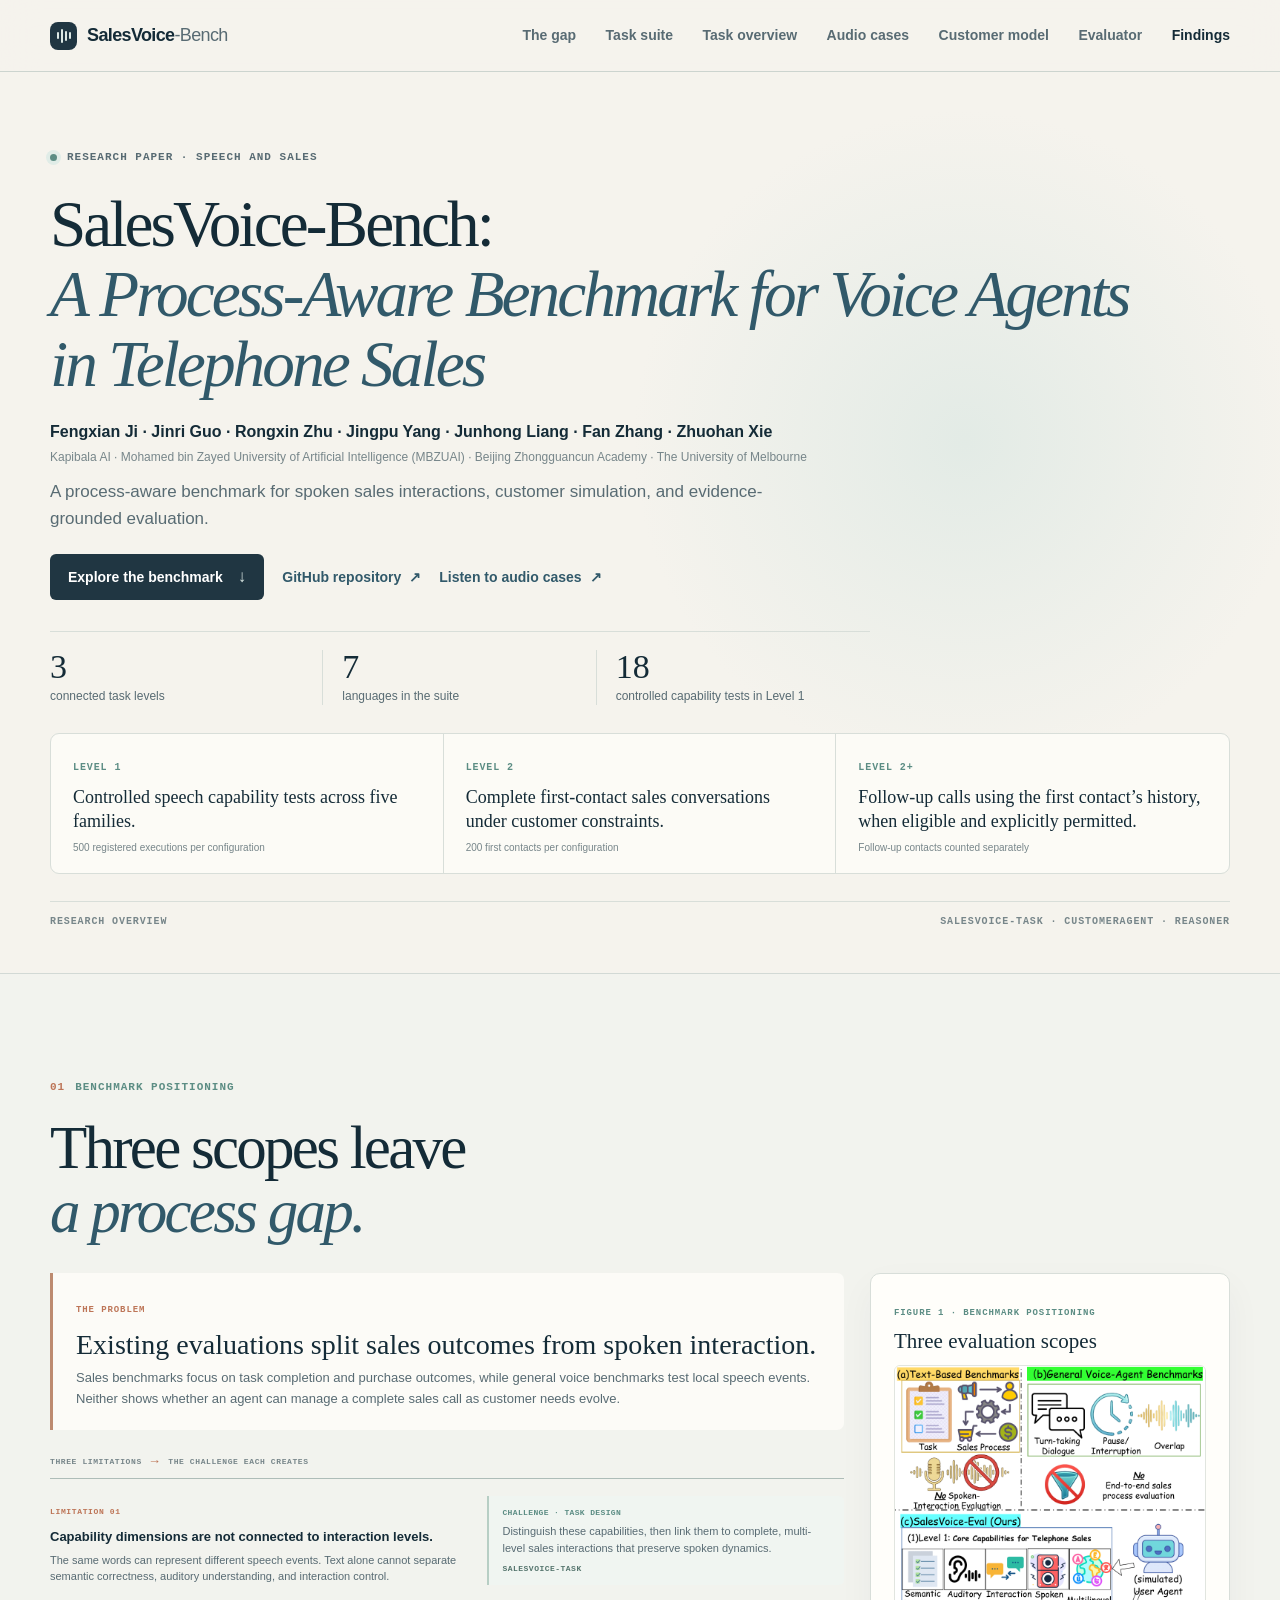
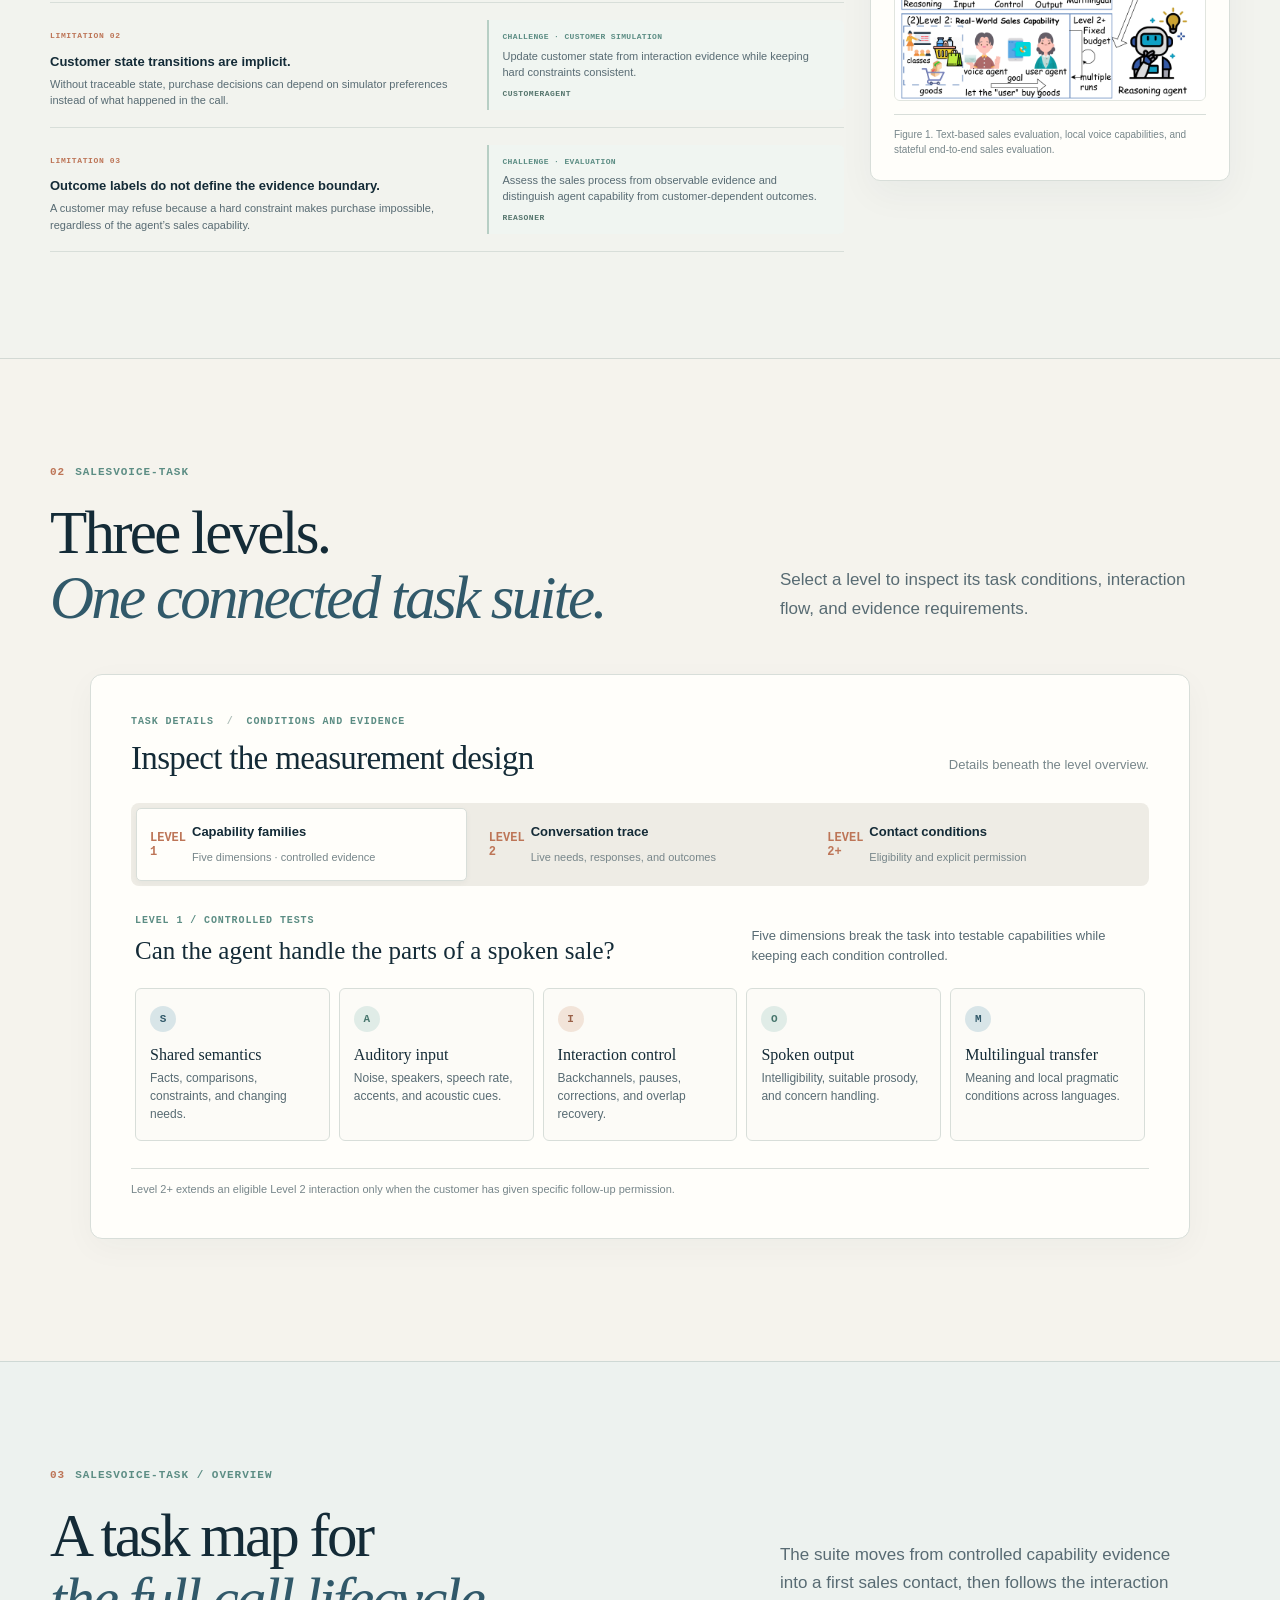
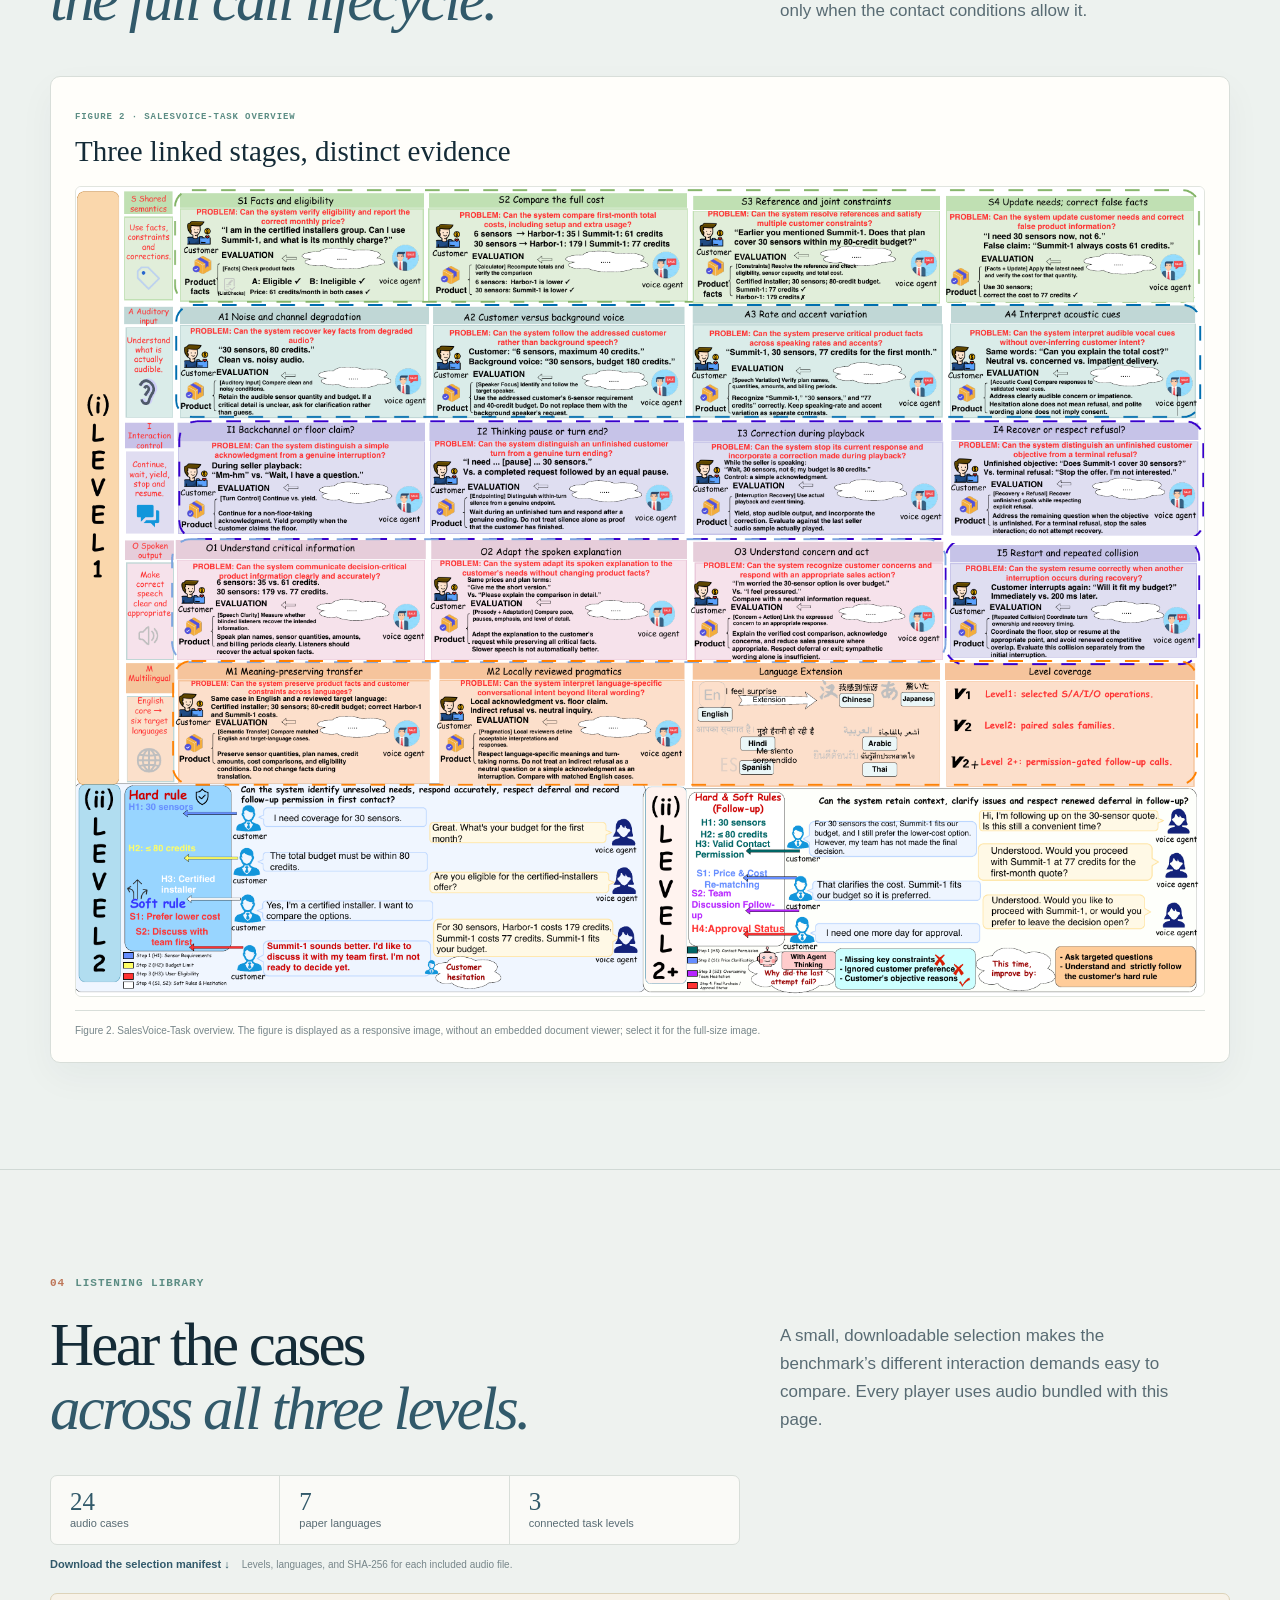
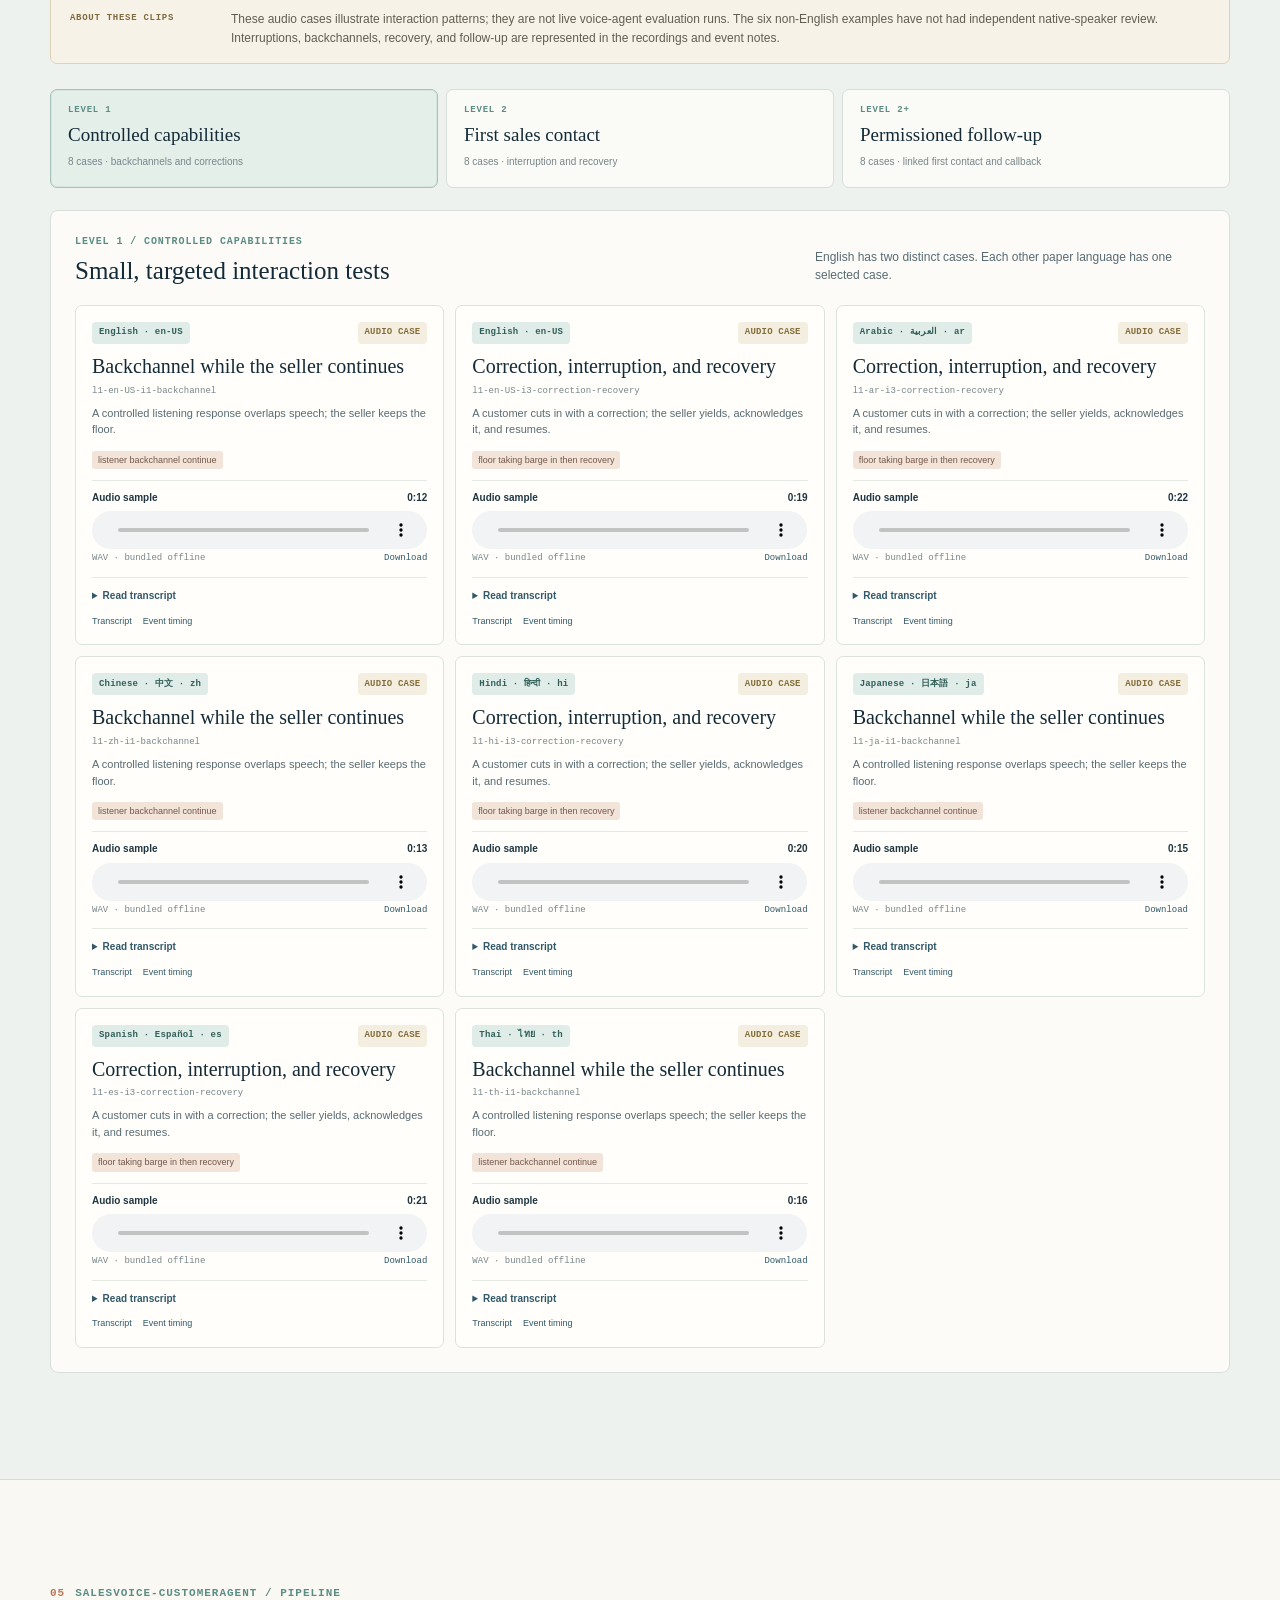
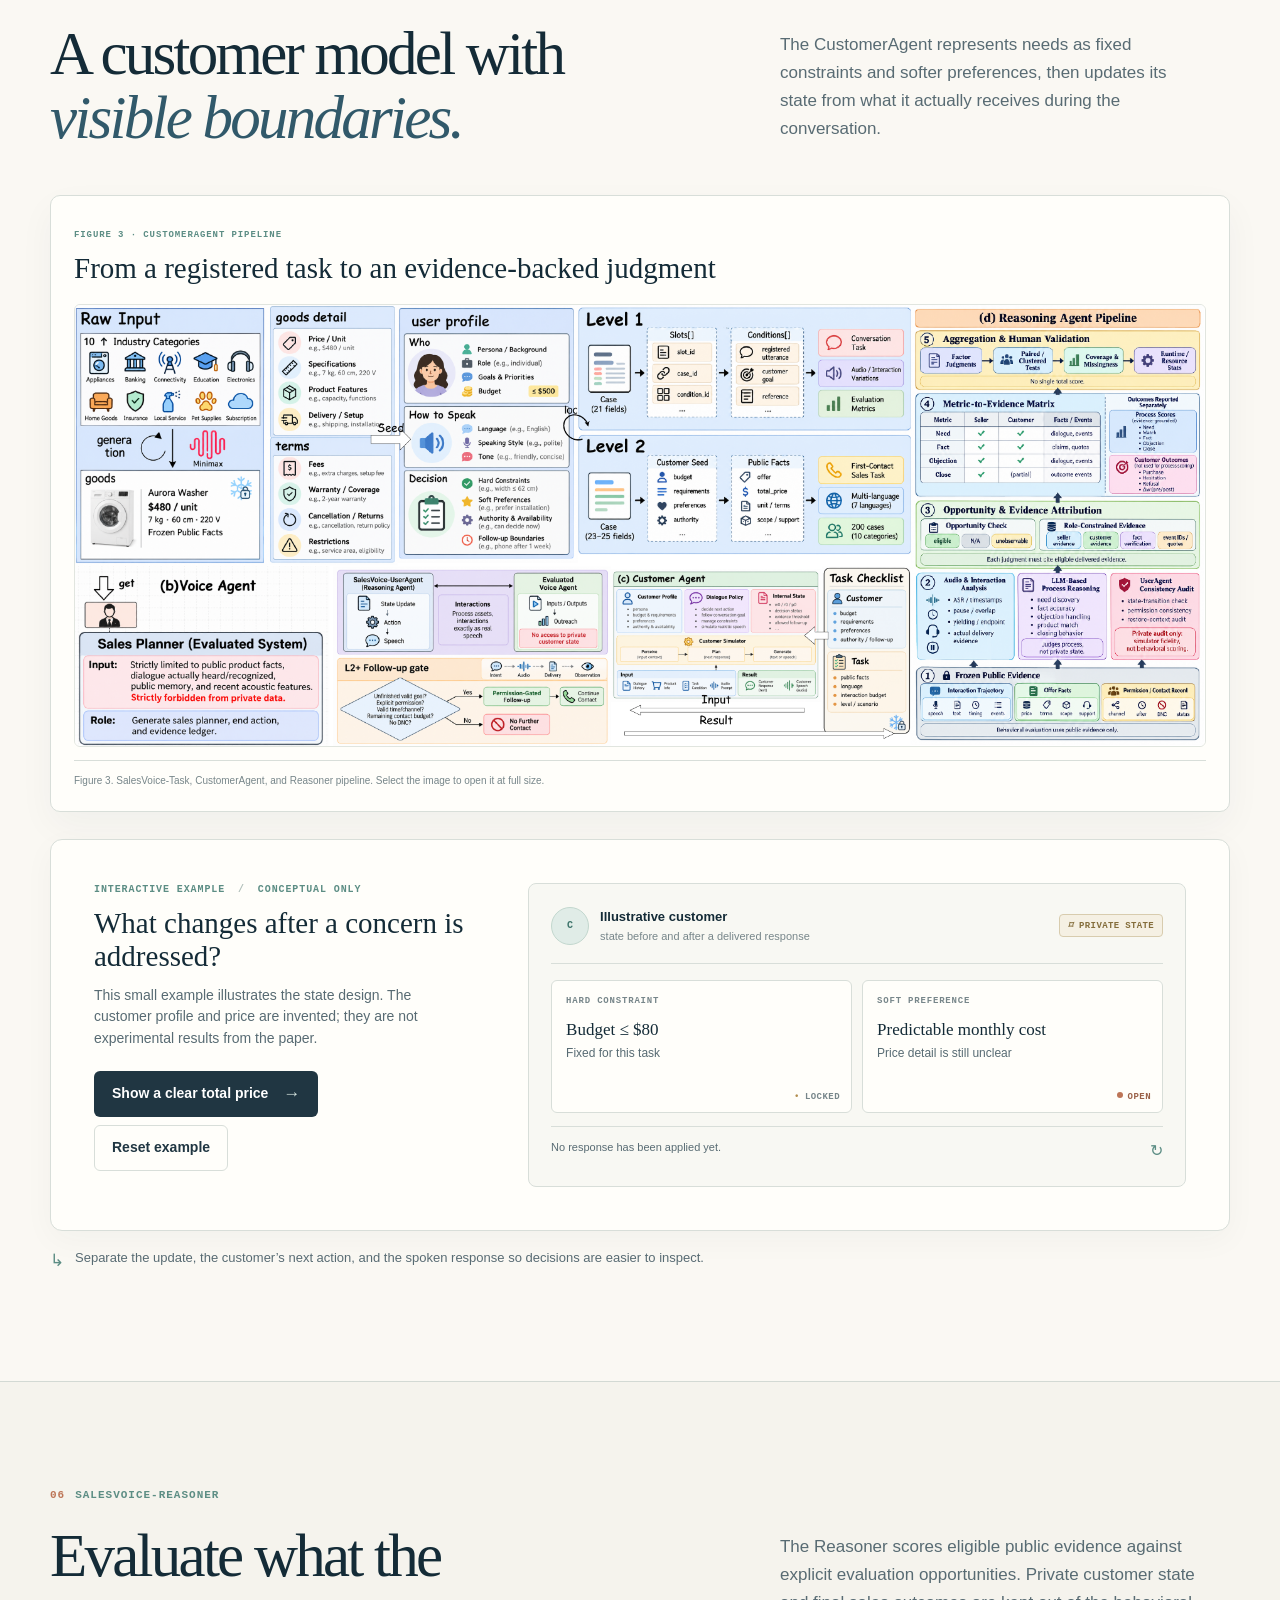
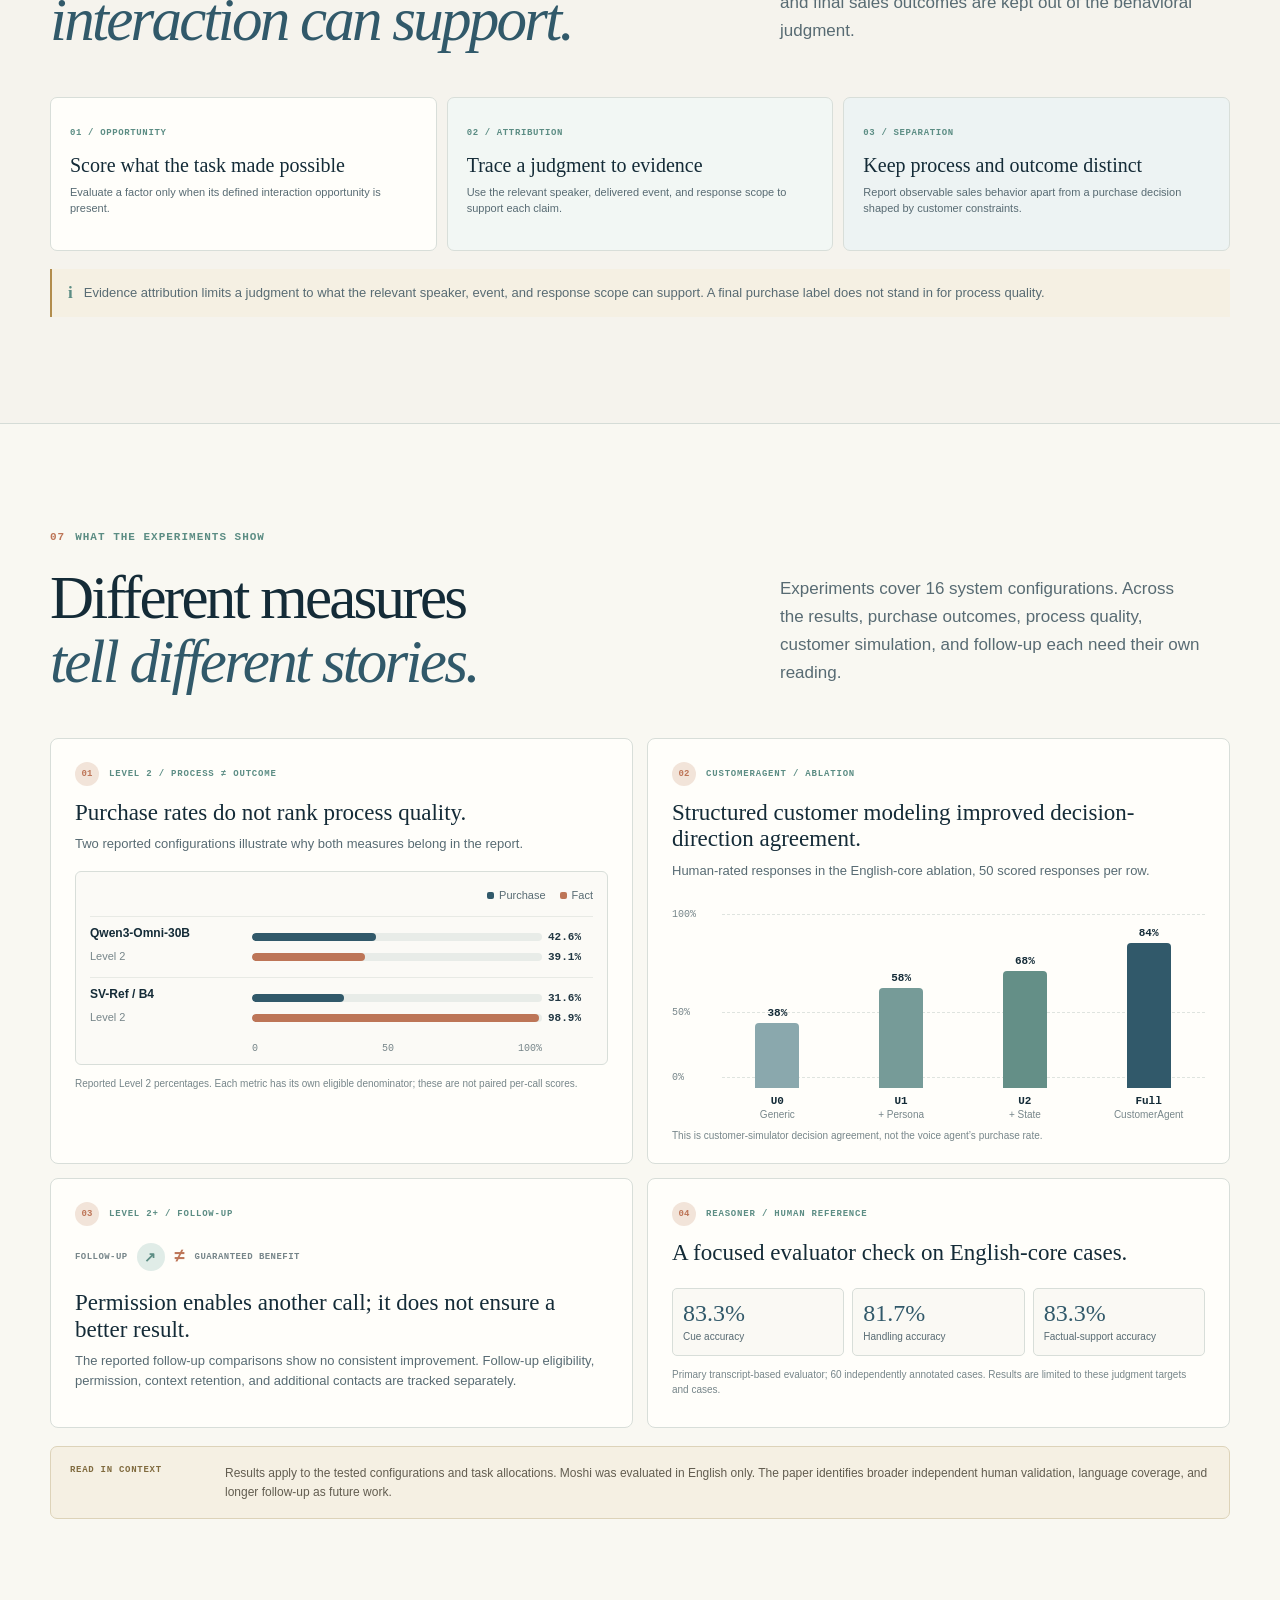
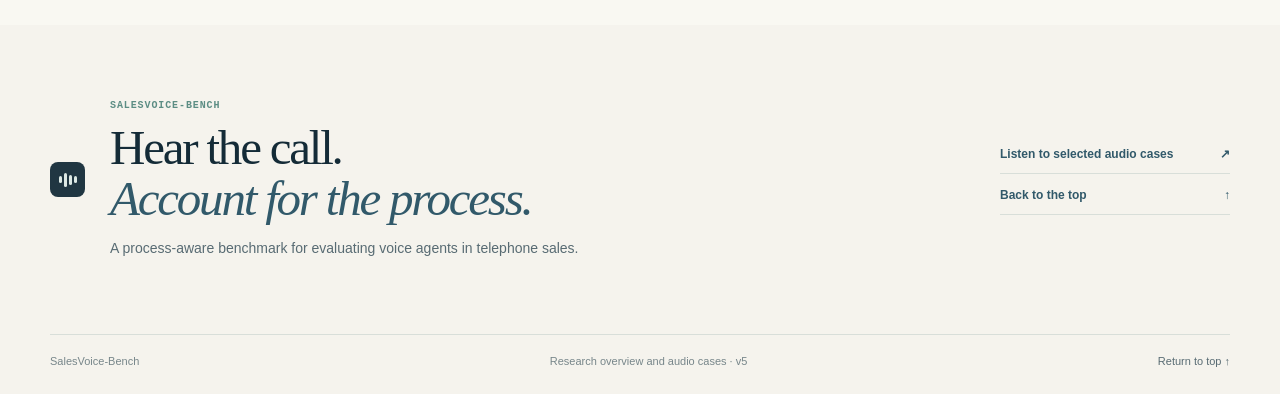
<file: indexold.html>
<!doctype html>
<html lang="en">
<head>
  <meta charset="utf-8">
  <meta name="viewport" content="width=device-width, initial-scale=1">
  <meta name="theme-color" content="#f5f3ed">
  <meta name="description" content="SalesVoice-Bench: a process-aware benchmark for voice agents in telephone sales, with three task levels and multilingual audio cases.">
  <title>SalesVoice-Bench: A Process-Aware Benchmark for Voice Agents in Telephone Sales</title>
  <link rel="stylesheet" href="styles.css">
  <script src="case-data.js" defer></script>
  <script src="script.js" defer></script>
</head>
<body>
  <a class="skip-link" href="#main">Skip to content</a>
  <div class="reading-progress" aria-hidden="true"><span id="reading-progress-bar"></span></div>

  <header class="site-header">
    <a class="brand" href="#top" aria-label="SalesVoice-Bench home">
      <span class="brand-mark" aria-hidden="true"><i></i><i></i><i></i><i></i></span>
      <span>SalesVoice<span class="brand-light">-Bench</span></span>
    </a>
    <button class="menu-toggle" type="button" aria-expanded="false" aria-controls="site-nav" aria-label="Open navigation">
      <span></span><span></span>
    </button>
    <nav id="site-nav" class="site-nav" aria-label="Main navigation">
      <a href="#why">The gap</a>
      <a href="#benchmark">Task suite</a>
      <a href="#task-overview">Task overview</a>
      <a href="#cases">Audio cases</a>
      <a href="#simulation">Customer model</a>
      <a href="#reasoner">Evaluator</a>
      <a href="#findings">Findings</a>
    </nav>
  </header>

  <main id="main">
    <section class="hero section-shell" id="top" aria-labelledby="hero-title">
      <div class="hero-copy">
        <p class="eyebrow"><span class="eyebrow-dot"></span> RESEARCH PAPER · SPEECH AND SALES</p>
        <h1 id="hero-title">SalesVoice-Bench:<br><em>A Process-Aware Benchmark for Voice Agents in Telephone Sales</em></h1>
        <div class="hero-author-block">
          <p class="hero-authors">Fengxian Ji · Jinri Guo · Rongxin Zhu · Jingpu Yang · Junhong Liang · Fan Zhang · Zhuohan Xie</p>
          <p class="hero-affiliation">Kapibala AI · Mohamed bin Zayed University of Artificial Intelligence (MBZUAI) · Beijing Zhongguancun Academy · The University of Melbourne</p>
        </div>
        <p class="hero-deck">A process-aware benchmark for spoken sales interactions, customer simulation, and evidence-grounded evaluation.</p>
        <div class="hero-actions">
          <a class="button button-primary" href="#benchmark">Explore the benchmark <span aria-hidden="true">↓</span></a>
          <a class="text-link" href="https://anonymous.4open.science/r/salesvoice-eval-toolkit-FFE5/" target="_blank" rel="noopener">GitHub repository <span aria-hidden="true">↗</span></a>
          <a class="text-link" href="#cases">Listen to audio cases <span aria-hidden="true">↗</span></a>
        </div>
        <div class="hero-facts" aria-label="Benchmark at a glance">
          <div><strong>3</strong><span>connected task levels</span></div>
          <div><strong>7</strong><span>languages in the suite</span></div>
          <div><strong>18</strong><span>controlled capability tests in Level 1</span></div>
        </div>
      </div>
      <div class="hero-levels" aria-label="What each task level measures">
        <article><span>LEVEL 1</span><p>Controlled speech capability tests across five families.</p><small>500 registered executions per configuration</small></article>
        <article><span>LEVEL 2</span><p>Complete first-contact sales conversations under customer constraints.</p><small>200 first contacts per configuration</small></article>
        <article><span>LEVEL 2+</span><p>Follow-up calls using the first contact’s history, when eligible and explicitly permitted.</p><small>Follow-up contacts counted separately</small></article>
      </div>
      <div class="hero-bottomline"><span>RESEARCH OVERVIEW</span><span>SALESVOICE-TASK · CUSTOMERAGENT · REASONER</span></div>
    </section>

    <section class="section section-why" id="why" aria-labelledby="why-title">
      <div class="section-shell">
        <div class="section-heading">
          <p class="section-label"><span>01</span> BENCHMARK POSITIONING</p>
          <h2 id="why-title">Three scopes leave<br><em>a process gap.</em></h2>
        </div>
        <div class="problem-layout">
          <div class="problem-sequence">
            <article class="problem-statement">
              <span class="problem-kicker">THE PROBLEM</span>
              <h3>Existing evaluations split sales outcomes from spoken interaction.</h3>
              <p>Sales benchmarks focus on task completion and purchase outcomes, while general voice benchmarks test local speech events. Neither shows whether an agent can manage a complete sales call as customer needs evolve.</p>
            </article>
            <div class="limitation-heading"><span>THREE LIMITATIONS</span><i aria-hidden="true">→</i><span>THE CHALLENGE EACH CREATES</span></div>
            <div class="limitation-list">
              <article>
                <div class="limitation-copy"><span>LIMITATION 01</span><h4>Capability dimensions are not connected to interaction levels.</h4><p>The same words can represent different speech events. Text alone cannot separate semantic correctness, auditory understanding, and interaction control.</p></div>
                <div class="challenge-copy"><b>CHALLENGE · TASK DESIGN</b><p>Distinguish these capabilities, then link them to complete, multi-level sales interactions that preserve spoken dynamics.</p><small>SALESVOICE-TASK</small></div>
              </article>
              <article>
                <div class="limitation-copy"><span>LIMITATION 02</span><h4>Customer state transitions are implicit.</h4><p>Without traceable state, purchase decisions can depend on simulator preferences instead of what happened in the call.</p></div>
                <div class="challenge-copy"><b>CHALLENGE · CUSTOMER SIMULATION</b><p>Update customer state from interaction evidence while keeping hard constraints consistent.</p><small>CUSTOMERAGENT</small></div>
              </article>
              <article>
                <div class="limitation-copy"><span>LIMITATION 03</span><h4>Outcome labels do not define the evidence boundary.</h4><p>A customer may refuse because a hard constraint makes purchase impossible, regardless of the agent’s sales capability.</p></div>
                <div class="challenge-copy"><b>CHALLENGE · EVALUATION</b><p>Assess the sales process from observable evidence and distinguish agent capability from customer-dependent outcomes.</p><small>REASONER</small></div>
              </article>
            </div>
          </div>
          <figure class="scope-figure" aria-labelledby="figure1-caption">
            <div class="web-figure-heading"><div><span>FIGURE 1 · BENCHMARK POSITIONING</span><h3>Three evaluation scopes</h3></div></div>
            <a class="figure-image-link figure1-image-link" href="assets/paper-figures/figure1-preview.png" target="_blank" rel="noopener" aria-label="Open full-size Figure 1 image">
              <img class="paper-image" src="assets/paper-figures/figure1-preview.png" alt="Figure 1 compares text-based sales benchmarks, general voice-agent benchmarks, and SalesVoice-Bench’s multi-level end-to-end sales evaluation." width="1672" height="1800" loading="lazy">
            </a>
            <figcaption id="figure1-caption">Figure 1. Text-based sales evaluation, local voice capabilities, and stateful end-to-end sales evaluation.</figcaption>
          </figure>
        </div>
      </div>
    </section>

    <section class="section section-benchmark" id="benchmark" aria-labelledby="benchmark-title">
      <div class="section-shell">
        <div class="section-heading split-heading">
          <div><p class="section-label"><span>02</span> SALESVOICE-TASK</p><h2 id="benchmark-title">Three levels.<br><em>One connected task suite.</em></h2></div>
          <p class="section-intro-copy">Select a level to inspect its task conditions, interaction flow, and evidence requirements.</p>
        </div>

        <figure class="figure-sheet task-figure" aria-labelledby="task-figure-title">
          <div class="figure-heading">
            <div><p class="figure-label">TASK DETAILS <span>/</span> CONDITIONS AND EVIDENCE</p><h3 id="task-figure-title">Inspect the measurement design</h3></div>
            <p>Details beneath the level overview.</p>
          </div>
          <div class="task-tabs" role="tablist" aria-label="SalesVoice-Task levels">
            <button id="tab-l1" class="task-tab is-active" type="button" role="tab" aria-selected="true" aria-controls="panel-l1" data-level="l1"><span>LEVEL 1</span><b>Capability families</b><small>Five dimensions · controlled evidence</small></button>
            <button id="tab-l2" class="task-tab" type="button" role="tab" aria-selected="false" aria-controls="panel-l2" data-level="l2" tabindex="-1"><span>LEVEL 2</span><b>Conversation trace</b><small>Live needs, responses, and outcomes</small></button>
            <button id="tab-l2p" class="task-tab" type="button" role="tab" aria-selected="false" aria-controls="panel-l2p" data-level="l2p" tabindex="-1"><span>LEVEL 2+</span><b>Contact conditions</b><small>Eligibility and explicit permission</small></button>
          </div>
          <section id="panel-l1" class="task-panel" role="tabpanel" aria-labelledby="tab-l1">
            <div class="panel-intro"><div><span class="level-kicker">LEVEL 1 / CONTROLLED TESTS</span><h4>Can the agent handle the parts of a spoken sale?</h4></div><p>Five dimensions break the task into testable capabilities while keeping each condition controlled.</p></div>
            <div class="dimension-grid">
              <article><span class="dimension-letter">S</span><h5>Shared semantics</h5><p>Facts, comparisons, constraints, and changing needs.</p></article>
              <article><span class="dimension-letter">A</span><h5>Auditory input</h5><p>Noise, speakers, speech rate, accents, and acoustic cues.</p></article>
              <article><span class="dimension-letter">I</span><h5>Interaction control</h5><p>Backchannels, pauses, corrections, and overlap recovery.</p></article>
              <article><span class="dimension-letter">O</span><h5>Spoken output</h5><p>Intelligibility, suitable prosody, and concern handling.</p></article>
              <article><span class="dimension-letter">M</span><h5>Multilingual transfer</h5><p>Meaning and local pragmatic conditions across languages.</p></article>
            </div>
          </section>
          <section id="panel-l2" class="task-panel" role="tabpanel" aria-labelledby="tab-l2" hidden>
            <div class="panel-intro"><div><span class="level-kicker">LEVEL 2 / FIRST CONTACT</span><h4>Can the agent conduct a complete sales conversation?</h4></div><p>The call unfolds dynamically within a preregistered budget. The benchmark does not prescribe a purchase or refusal.</p></div>
            <div class="contact-flow" aria-label="Level 2 interaction sequence">
              <div><span>01</span><b>Offer and conditions</b><small>Public product information</small></div><i aria-hidden="true">→</i>
              <div><span>02</span><b>Spoken interaction</b><small>Agent and customer respond in turn</small></div><i aria-hidden="true">→</i>
              <div><span>03</span><b>Process and outcome</b><small>Report both in context</small></div>
            </div>
            <div class="language-row"><strong>Registered language split</strong><span>140 English</span><span>60 across six target languages</span><div class="language-chips" aria-label="Languages: English, Arabic, Spanish, Hindi, Japanese, Thai and Chinese"><i>EN</i><i>AR</i><i>ES</i><i>HI</i><i>JA</i><i>TH</i><i>ZH</i></div></div>
          </section>
          <section id="panel-l2p" class="task-panel" role="tabpanel" aria-labelledby="tab-l2p" hidden>
            <div class="panel-intro"><div><span class="level-kicker">LEVEL 2+ / FOLLOW-UP</span><h4>A follow-up is a permissioned branch.</h4></div><p>An unfinished sales goal does not grant permission. Eligible calls restore context and remain within contact limits.</p></div>
            <div class="permission-flow">
              <div class="permission-start"><span>AFTER LEVEL 2</span><b>Is the task still eligible?</b><small>Use the recorded public interaction history.</small></div>
              <div class="permission-gate"><span>EXPLICIT<br>PERMISSION?</span></div>
              <div class="permission-end permission-stop"><span class="end-icon">×</span><div><b>No permission</b><small>End contact</small></div></div>
              <div class="permission-end permission-continue"><span class="end-icon">↗</span><div><b>Permission granted</b><small>Continue within the registered limits</small></div></div>
            </div>
            <div class="permission-note"><b>Follow-up calls are counted separately.</b><span>Permission controls contact; it is not a sales outcome.</span></div>
          </section>
          <figcaption>Level 2+ extends an eligible Level 2 interaction only when the customer has given specific follow-up permission.</figcaption>
        </figure>
      </div>
    </section>

    <section class="section section-task-overview" id="task-overview" aria-labelledby="task-overview-title">
      <div class="section-shell">
        <div class="section-heading split-heading">
          <div><p class="section-label"><span>03</span> SALESVOICE-TASK / OVERVIEW</p><h2 id="task-overview-title">A task map for<br><em>the full call lifecycle.</em></h2></div>
          <p class="section-intro-copy">The suite moves from controlled capability evidence into a first sales contact, then follows the interaction only when the contact conditions allow it.</p>
        </div>
        <figure class="web-figure task-map-figure" aria-labelledby="figure2-caption">
          <div class="web-figure-heading"><div><span>FIGURE 2 · SALESVOICE-TASK OVERVIEW</span><h3>Three linked stages, distinct evidence</h3></div></div>
          <a class="figure-image-link figure-image-link-wide" href="assets/paper-figures/figure2-preview.png" target="_blank" rel="noopener" aria-label="Open full-size Figure 2 image">
            <img class="paper-image" src="assets/paper-figures/figure2-preview.png" alt="Figure 2 details Level 1 capability types, Level 2 sales-call conditions, and Level 2+ permissioned follow-up." width="1800" height="1291" loading="lazy">
          </a>
          <figcaption id="figure2-caption">Figure 2. SalesVoice-Task overview. The figure is displayed as a responsive image, without an embedded document viewer; select it for the full-size image.</figcaption>
        </figure>
      </div>
    </section>

    <section class="section section-audio" id="cases" aria-labelledby="cases-title">
      <div class="section-shell">
        <div class="section-heading split-heading">
          <div><p class="section-label"><span>04</span> LISTENING LIBRARY</p><h2 id="cases-title">Hear the cases<br><em>across all three levels.</em></h2></div>
          <p class="section-intro-copy">A small, downloadable selection makes the benchmark’s different interaction demands easy to compare. Every player uses audio bundled with this page.</p>
        </div>
        <div class="audio-library-stats" aria-label="Audio selection coverage">
          <div><strong>24</strong><span>audio cases</span></div>
          <div><strong>7</strong><span>paper languages</span></div>
          <div><strong>3</strong><span>connected task levels</span></div>
        </div>
        <p class="audio-manifest-link"><a href="case_manifest.csv" download>Download the selection manifest <span aria-hidden="true">↓</span></a><small>Levels, languages, and SHA-256 for each included audio file.</small></p>
        <aside class="audio-notice"><span class="caveat-mark">ABOUT THESE CLIPS</span><p>These audio cases illustrate interaction patterns; they are not live voice-agent evaluation runs. The six non-English examples have not had independent native-speaker review. Interruptions, backchannels, recovery, and follow-up are represented in the recordings and event notes.</p></aside>

        <div class="case-tabs" role="tablist" aria-label="Audio cases by task level">
          <button id="case-tab-l1" class="case-tab is-active" type="button" role="tab" aria-selected="true" aria-controls="case-panel-l1" data-case-level="l1"><span>LEVEL 1</span><b>Controlled capabilities</b><small>8 cases · backchannels and corrections</small></button>
          <button id="case-tab-l2" class="case-tab" type="button" role="tab" aria-selected="false" aria-controls="case-panel-l2" data-case-level="l2" tabindex="-1"><span>LEVEL 2</span><b>First sales contact</b><small>8 cases · interruption and recovery</small></button>
          <button id="case-tab-l2p" class="case-tab" type="button" role="tab" aria-selected="false" aria-controls="case-panel-l2p" data-case-level="l2plus" tabindex="-1"><span>LEVEL 2+</span><b>Permissioned follow-up</b><small>8 cases · linked first contact and callback</small></button>
        </div>
        <section id="case-panel-l1" class="case-panel" role="tabpanel" aria-labelledby="case-tab-l1">
          <div class="case-panel-heading"><div><span class="level-kicker">LEVEL 1 / CONTROLLED CAPABILITIES</span><h3>Small, targeted interaction tests</h3></div><p>English has two distinct cases. Each other paper language has one selected case.</p></div>
          <div id="case-grid-l1" class="audio-case-grid"></div>
        </section>
        <section id="case-panel-l2" class="case-panel" role="tabpanel" aria-labelledby="case-tab-l2" hidden>
          <div class="case-panel-heading"><div><span class="level-kicker">LEVEL 2 / FIRST CONTACT</span><h3>Needs, an interruption, and a complete close</h3></div><p>English has two scenarios; Arabic, Chinese, Hindi, Japanese, Spanish, and Thai each have one.</p></div>
          <div id="case-grid-l2" class="audio-case-grid"></div>
        </section>
        <section id="case-panel-l2p" class="case-panel" role="tabpanel" aria-labelledby="case-tab-l2p" hidden>
          <div class="case-panel-heading"><div><span class="level-kicker">LEVEL 2+ / PERMISSIONED FOLLOW-UP</span><h3>Listen to the linked contact and callback</h3></div><p>Each card links the Level 2 first-contact baseline and the separate follow-up recording. English has two linked scenarios.</p></div>
          <div id="case-grid-l2plus" class="audio-case-grid"></div>
        </section>
      </div>
    </section>

    <section class="section section-customer" id="simulation" aria-labelledby="simulation-title">
      <div class="section-shell">
        <div class="section-heading split-heading">
          <div><p class="section-label"><span>05</span> SALESVOICE-CUSTOMERAGENT / PIPELINE</p><h2 id="simulation-title">A customer model with<br><em>visible boundaries.</em></h2></div>
          <p class="section-intro-copy">The CustomerAgent represents needs as fixed constraints and softer preferences, then updates its state from what it actually receives during the conversation.</p>
        </div>
        <figure class="web-figure customer-pipeline-figure" aria-labelledby="figure3-caption">
          <div class="web-figure-heading"><div><span>FIGURE 3 · CUSTOMERAGENT PIPELINE</span><h3>From a registered task to an evidence-backed judgment</h3></div></div>
          <a class="figure-image-link figure-image-link-wide" href="assets/paper-figures/figure3-preview.png" target="_blank" rel="noopener" aria-label="Open full-size Figure 3 image">
            <img class="paper-image" src="assets/paper-figures/figure3-preview.png" alt="Figure 3 shows task input, spoken interaction between the evaluated voice agent and CustomerAgent, observable evidence, and Reasoner outputs." width="1800" height="703" loading="lazy">
          </a>
          <figcaption id="figure3-caption">Figure 3. SalesVoice-Task, CustomerAgent, and Reasoner pipeline. Select the image to open it at full size.</figcaption>
        </figure>
        <div class="customer-demo figure-sheet">
          <div class="demo-copy">
            <p class="figure-label">INTERACTIVE EXAMPLE <span>/</span> CONCEPTUAL ONLY</p>
            <h3>What changes after a concern is addressed?</h3>
            <p>This small example illustrates the state design. The customer profile and price are invented; they are not experimental results from the paper.</p>
            <button id="address-concern" class="button button-primary" type="button" aria-pressed="false">Show a clear total price <span aria-hidden="true">→</span></button>
            <button id="reset-concern" class="button button-quiet" type="button">Reset example</button>
          </div>
          <div class="state-demo" aria-live="polite">
            <div class="state-demo-head"><span class="avatar avatar-customer">C</span><div><b>Illustrative customer</b><small>state before and after a delivered response</small></div><span class="private-tag"><i aria-hidden="true">⌑</i> PRIVATE STATE</span></div>
            <div class="state-track">
              <div class="state-item fixed-state"><span class="state-item-label">HARD CONSTRAINT</span><b>Budget ≤ $80</b><small>Fixed for this task</small><span class="state-lock" aria-hidden="true">LOCKED</span></div>
              <div class="state-item soft-state" id="soft-state"><span class="state-item-label">SOFT PREFERENCE</span><b id="preference-title">Predictable monthly cost</b><small id="preference-status">Price detail is still unclear</small><span class="state-status" id="preference-badge">OPEN</span></div>
            </div>
            <div class="state-demo-foot"><span id="state-demo-message">No response has been applied yet.</span><span class="state-arrow" aria-hidden="true">↻</span></div>
          </div>
        </div>
        <p class="customer-principle"><span aria-hidden="true">↳</span> Separate the update, the customer’s next action, and the spoken response so decisions are easier to inspect.</p>
      </div>
    </section>

    <section class="section section-architecture" id="reasoner" aria-labelledby="architecture-title">
      <div class="section-shell">
        <div class="section-heading split-heading">
          <div><p class="section-label"><span>06</span> SALESVOICE-REASONER</p><h2 id="architecture-title">Evaluate what the<br><em>interaction can support.</em></h2></div>
          <p class="section-intro-copy">The Reasoner scores eligible public evidence against explicit evaluation opportunities. Private customer state and final sales outcomes are kept out of the behavioral judgment.</p>
        </div>
        <div class="reasoner-principles-grid">
          <article><span>01 / OPPORTUNITY</span><h3>Score what the task made possible</h3><p>Evaluate a factor only when its defined interaction opportunity is present.</p></article>
          <article><span>02 / ATTRIBUTION</span><h3>Trace a judgment to evidence</h3><p>Use the relevant speaker, delivered event, and response scope to support each claim.</p></article>
          <article><span>03 / SEPARATION</span><h3>Keep process and outcome distinct</h3><p>Report observable sales behavior apart from a purchase decision shaped by customer constraints.</p></article>
        </div>
        <div class="reasoner-note"><span class="note-mark" aria-hidden="true">i</span><p>Evidence attribution limits a judgment to what the relevant speaker, event, and response scope can support. A final purchase label does not stand in for process quality.</p></div>
      </div>
    </section>

    <section class="section section-findings" id="findings" aria-labelledby="findings-title">
      <div class="section-shell">
        <div class="section-heading split-heading">
          <div><p class="section-label"><span>07</span> WHAT THE EXPERIMENTS SHOW</p><h2 id="findings-title">Different measures<br><em>tell different stories.</em></h2></div>
          <p class="section-intro-copy">Experiments cover 16 system configurations. Across the results, purchase outcomes, process quality, customer simulation, and follow-up each need their own reading.</p>
        </div>

        <div class="finding-grid">
          <article class="finding-card finding-outcome">
            <div class="finding-card-heading"><span class="finding-index">01</span><span class="finding-kicker">LEVEL 2 / PROCESS ≠ OUTCOME</span></div>
            <h3>Purchase rates do not rank process quality.</h3>
            <p class="finding-lead">Two reported configurations illustrate why both measures belong in the report.</p>
            <div class="comparison-chart" role="img" aria-label="Qwen3-Omni-30B: purchase 42.6 percent, factual score 39.1 percent. SV-Ref B4: purchase 31.6 percent, factual score 98.9 percent.">
              <div class="chart-legend"><span><i class="legend-purchase"></i>Purchase</span><span><i class="legend-fact"></i>Fact</span></div>
              <div class="chart-row"><div class="chart-model"><b>Qwen3-Omni-30B</b><small>Level 2</small></div><div class="chart-values"><span class="bar-value purchase-value" style="--bar:42.6%"><i></i><b>42.6%</b></span><span class="bar-value fact-value" style="--bar:39.1%"><i></i><b>39.1%</b></span></div></div>
              <div class="chart-row"><div class="chart-model"><b>SV-Ref / B4</b><small>Level 2</small></div><div class="chart-values"><span class="bar-value purchase-value" style="--bar:31.6%"><i></i><b>31.6%</b></span><span class="bar-value fact-value" style="--bar:98.9%"><i></i><b>98.9%</b></span></div></div>
              <div class="chart-scale"><span>0</span><span>50</span><span>100%</span></div>
            </div>
            <p class="chart-note">Reported Level 2 percentages. Each metric has its own eligible denominator; these are not paired per-call scores.</p>
          </article>

          <article class="finding-card finding-ablation">
            <div class="finding-card-heading"><span class="finding-index">02</span><span class="finding-kicker">CUSTOMERAGENT / ABLATION</span></div>
            <h3>Structured customer modeling improved decision-direction agreement.</h3>
            <p class="finding-lead">Human-rated responses in the English-core ablation, 50 scored responses per row.</p>
            <div class="ablation-chart" role="img" aria-label="Human decision-direction agreement: U0 Generic LLM 38 percent, U1 plus persona 58 percent, U2 plus explicit state 68 percent, full CustomerAgent 84 percent.">
              <div class="ablation-gridline"><span>100%</span><i></i></div><div class="ablation-gridline"><span>50%</span><i></i></div><div class="ablation-gridline"><span>0%</span><i></i></div>
              <div class="ablation-bars">
                <div class="ablation-bar" style="--bar:38%"><span class="ablation-value">38%</span><i></i><b>U0</b><small>Generic</small></div>
                <div class="ablation-bar" style="--bar:58%"><span class="ablation-value">58%</span><i></i><b>U1</b><small>+ Persona</small></div>
                <div class="ablation-bar" style="--bar:68%"><span class="ablation-value">68%</span><i></i><b>U2</b><small>+ State</small></div>
                <div class="ablation-bar ablation-full" style="--bar:84%"><span class="ablation-value">84%</span><i></i><b>Full</b><small>CustomerAgent</small></div>
              </div>
            </div>
            <p class="chart-note">This is customer-simulator decision agreement, not the voice agent’s purchase rate.</p>
          </article>

          <article class="finding-card finding-followup">
            <div class="finding-card-heading"><span class="finding-index">03</span><span class="finding-kicker">LEVEL 2+ / FOLLOW-UP</span></div>
            <div class="followup-mark" aria-hidden="true"><span>FOLLOW-UP</span><i>↗</i><b>≠</b><span>GUARANTEED BENEFIT</span></div>
            <h3>Permission enables another call; it does not ensure a better result.</h3>
            <p>The reported follow-up comparisons show no consistent improvement. Follow-up eligibility, permission, context retention, and additional contacts are tracked separately.</p>
          </article>

          <article class="finding-card finding-validation">
            <div class="finding-card-heading"><span class="finding-index">04</span><span class="finding-kicker">REASONER / HUMAN REFERENCE</span></div>
            <h3>A focused evaluator check on English-core cases.</h3>
            <div class="validation-metrics"><div><strong>83.3%</strong><span>Cue accuracy</span></div><div><strong>81.7%</strong><span>Handling accuracy</span></div><div><strong>83.3%</strong><span>Factual-support accuracy</span></div></div>
            <p class="chart-note">Primary transcript-based evaluator; 60 independently annotated cases. Results are limited to these judgment targets and cases.</p>
          </article>
        </div>

        <aside class="scope-caveat"><span class="caveat-mark">READ IN CONTEXT</span><p>Results apply to the tested configurations and task allocations. Moshi was evaluated in English only. The paper identifies broader independent human validation, language coverage, and longer follow-up as future work.</p></aside>
      </div>
    </section>

    <section class="closing section-shell" aria-labelledby="closing-title">
      <div class="closing-mark" aria-hidden="true"><span class="brand-mark"><i></i><i></i><i></i><i></i></span></div>
      <div><p class="section-label">SALESVOICE-BENCH</p><h2 id="closing-title">Hear the call.<br><em>Account for the process.</em></h2><p>A process-aware benchmark for evaluating voice agents in telephone sales.</p></div>
      <div class="closing-links"><a href="#cases">Listen to selected audio cases <span aria-hidden="true">↗</span></a><a href="#top">Back to the top <span aria-hidden="true">↑</span></a></div>
    </section>
  </main>

  <footer class="site-footer section-shell"><span>SalesVoice-Bench</span><span>Research overview and audio cases · v5</span><a href="#top">Return to top ↑</a></footer>
</body>
</html>
</file>
<file: styles.css>
@charset "UTF-8";

:root {
  color-scheme: light;
  --paper: #f5f3ed;
  --paper-deep: #eeece5;
  --surface: #fffefa;
  --surface-blue: #edf3f3;
  --ink: #203642;
  --ink-strong: #142b37;
  --muted: #586b73;
  --quiet: #77868a;
  --line: #d8ded9;
  --line-dark: #aebdb8;
  --blue: #31596a;
  --blue-soft: #d8e5e8;
  --teal: #5c8d84;
  --teal-soft: #e0ece7;
  --clay: #bd7557;
  --clay-soft: #f2e4d9;
  --gold: #b28d4d;
  --gold-soft: #f0e8d4;
  --shadow: 0 22px 60px rgba(30, 52, 60, 0.08);
  --serif: "Iowan Old Style", "Baskerville Old Face", "Palatino Linotype", "Book Antiqua", Georgia, serif;
  --sans: "Aptos", "Segoe UI", "Helvetica Neue", Arial, sans-serif;
  --mono: "SFMono-Regular", Consolas, "Liberation Mono", monospace;
  --page: 1180px;
}

* { box-sizing: border-box; }
html { scroll-behavior: smooth; scroll-padding-top: 86px; }
body { margin: 0; background: var(--paper); color: var(--ink); font: 16px/1.65 var(--sans); -webkit-font-smoothing: antialiased; }
button, a { font: inherit; }
button { color: inherit; }
a { color: inherit; }
::selection { color: var(--ink-strong); background: #d6e3df; }

.skip-link { position: fixed; z-index: 1002; top: 10px; left: 12px; transform: translateY(-150%); padding: 10px 14px; border-radius: 5px; background: var(--ink-strong); color: white; }
.skip-link:focus { transform: translateY(0); }
.reading-progress { position: fixed; z-index: 1001; inset: 0 0 auto; height: 3px; background: transparent; }
.reading-progress span { display: block; width: 0; height: 100%; background: var(--teal); transform-origin: left; }
.section-shell { width: min(var(--page), calc(100% - 64px)); margin-inline: auto; }

.site-header { position: sticky; z-index: 1000; top: 0; display: flex; align-items: center; justify-content: space-between; min-height: 72px; padding: 0 max(32px, calc((100vw - var(--page)) / 2)); border-bottom: 1px solid rgba(174, 189, 184, .58); background: rgba(245, 243, 237, .93); backdrop-filter: blur(18px); }
.brand { display: inline-flex; align-items: center; gap: 10px; color: var(--ink-strong); text-decoration: none; font-weight: 650; font-size: 18px; letter-spacing: -.035em; white-space: nowrap; }
.brand-light { color: var(--muted); font-weight: 450; }
.brand-mark { display: inline-flex; align-items: center; justify-content: center; gap: 2px; width: 27px; height: 28px; border-radius: 8px; background: var(--ink); }
.brand-mark i { display: block; width: 2px; border-radius: 5px; background: #dce8e4; }
.brand-mark i:nth-child(1), .brand-mark i:nth-child(4) { height: 7px; }
.brand-mark i:nth-child(2) { height: 14px; }
.brand-mark i:nth-child(3) { height: 10px; }
.site-nav { display: flex; align-items: center; gap: clamp(15px, 2.3vw, 32px); }
.site-nav a { color: var(--muted); text-decoration: none; font-size: 14px; font-weight: 550; transition: color .18s ease; }
.site-nav a:hover, .site-nav a[aria-current="location"] { color: var(--ink-strong); }
.menu-toggle { display: none; }

.hero { position: relative; display: grid; grid-template-columns: minmax(0, 1.08fr) minmax(360px, .92fr); align-items: center; gap: clamp(38px, 7vw, 100px); min-height: 665px; padding-block: 86px 116px; }
.hero::before { position: absolute; z-index: -1; top: 45px; right: -90px; width: min(55vw, 680px); aspect-ratio: 1; border-radius: 50%; background: radial-gradient(circle, rgba(220, 232, 227, .73), rgba(220, 232, 227, 0) 68%); content: ""; pointer-events: none; }
.eyebrow, .section-label, .figure-label, .node-step, .level-kicker, .finding-kicker, .hero-visual-top, .hero-bottomline, .scope-card-top, .state-item-label { font: 600 11px/1.4 var(--mono); letter-spacing: .09em; }
.eyebrow { display: flex; align-items: center; gap: 10px; margin: 0 0 25px; color: var(--muted); }
.eyebrow-dot { width: 7px; height: 7px; border-radius: 50%; background: var(--teal); box-shadow: 0 0 0 4px var(--teal-soft); }
.hero h1, .section-heading h2, .closing h2 { margin: 0; color: var(--ink-strong); font: 500 clamp(48px, 6vw, 76px)/1.04 var(--serif); letter-spacing: -.045em; }
.hero h1 em, .section-heading h2 em, .closing h2 em { color: var(--blue); font-weight: 450; }
.hero-deck { max-width: 580px; margin: 25px 0 27px; color: var(--muted); font-size: 19px; line-height: 1.58; }
.hero-actions { display: flex; align-items: center; gap: 24px; flex-wrap: wrap; }
.button { display: inline-flex; align-items: center; justify-content: center; gap: 15px; min-height: 46px; padding: 0 17px; border: 1px solid transparent; border-radius: 6px; text-decoration: none; font-size: 14px; font-weight: 650; cursor: pointer; transition: transform .18s ease, background .18s ease, border-color .18s ease; }
.button:hover { transform: translateY(-2px); }
.button:focus-visible, .text-link:focus-visible, .site-nav a:focus-visible, .scope-card:focus-visible, .task-tab:focus-visible, .evidence-chip:focus-visible { outline: 3px solid rgba(92, 141, 132, .55); outline-offset: 3px; }
.button-primary { color: white; background: var(--ink); }
.button-primary:hover { background: #2b4c5a; }
.button-primary span { color: #d5e4df; font-size: 17px; }
.text-link { color: var(--blue); text-decoration: none; font-size: 14px; font-weight: 650; }
.text-link span { margin-left: 4px; }
.hero-facts { display: flex; gap: clamp(22px, 4.5vw, 58px); margin-top: 49px; padding-top: 21px; border-top: 1px solid var(--line); }
.hero-facts div { display: grid; gap: 4px; }
.hero-facts strong { color: var(--ink-strong); font: 500 31px/1 var(--serif); }
.hero-facts span { max-width: 115px; color: var(--muted); font-size: 12px; line-height: 1.35; }
.hero-visual { align-self: center; padding: 22px 24px 15px; border: 1px solid var(--line); border-radius: 13px; background: rgba(255, 254, 250, .85); box-shadow: var(--shadow); transform: rotate(1.2deg); }
.hero-visual-top { display: flex; justify-content: space-between; gap: 12px; color: var(--quiet); font-size: 10px; }
.live-indicator { display: inline-flex; align-items: center; gap: 7px; color: var(--teal); }
.live-indicator i { width: 6px; height: 6px; border-radius: 50%; background: var(--teal); }
.call-visual { display: grid; grid-template-columns: 1fr 1.45fr 1fr; align-items: center; gap: 12px; margin: 38px 0 27px; }
.call-participant { display: grid; justify-items: center; gap: 9px; text-align: center; }
.avatar, .mini-avatar { display: inline-grid; place-items: center; flex: 0 0 auto; border: 1px solid; border-radius: 50%; font: 600 12px var(--mono); }
.avatar { width: 46px; height: 46px; }
.avatar-agent { border-color: #b9ced2; color: var(--blue); background: var(--blue-soft); }
.avatar-customer { border-color: #c2d7ce; color: #3e746b; background: var(--teal-soft); }
.call-participant b { display: block; color: var(--ink); font-size: 13px; }
.call-participant small { display: block; color: var(--quiet); font-size: 11px; }
.call-wave { display: flex; align-items: center; justify-content: center; gap: 3px; height: 58px; border-top: 1px solid var(--line); border-bottom: 1px solid var(--line); }
.call-wave i { width: 3px; height: 12px; border-radius: 4px; background: var(--teal); opacity: .86; animation: wave 1.25s ease-in-out infinite alternate; }
.call-wave i:nth-child(3n) { background: var(--clay); }
.call-wave i:nth-child(4n) { animation-delay: -.6s; }
.call-wave i:nth-child(5n) { animation-delay: -.3s; }
.call-wave i:nth-child(4n + 1) { height: 23px; }
.call-wave i:nth-child(7n) { height: 34px; }
@keyframes wave { to { transform: scaleY(.42); opacity: .55; } }
.call-transcript { display: grid; grid-template-columns: auto 1fr auto; align-items: center; gap: 11px; padding: 12px 14px; border-radius: 7px; background: #f1f4f1; }
.transcript-time { color: var(--teal); font: 600 10px var(--mono); }
.call-transcript p { margin: 0; color: var(--ink); font: 500 16px/1.4 var(--serif); }
.transcript-mark { color: var(--clay); font-size: 16px; }
.evidence-tags { display: flex; flex-wrap: wrap; gap: 16px; margin-top: 17px; }
.evidence-tags span { display: inline-flex; align-items: center; gap: 7px; color: var(--muted); font-size: 11px; }
.tag-swatch { display: inline-block; width: 7px; height: 7px; border-radius: 50%; }
.swatch-speech { background: var(--blue); }.swatch-event { background: var(--clay); }.swatch-state { background: var(--teal); }
.hero-visual-caption { margin-top: 19px; padding-top: 11px; border-top: 1px solid var(--line); color: var(--quiet); font-size: 11px; }
.hero-bottomline { position: absolute; right: 0; bottom: 27px; left: 0; display: flex; justify-content: space-between; padding-top: 13px; border-top: 1px solid var(--line); color: var(--quiet); font-size: 10px; }

.section { padding-block: 106px; border-top: 1px solid rgba(174, 189, 184, .48); }
.section-why { background: rgba(255, 254, 250, .36); }
.section-benchmark { background: var(--paper); }
.section-customer { background: rgba(255, 254, 250, .42); }
.section-architecture { background: var(--paper); }
.section-findings { background: rgba(255, 254, 250, .36); }
.section-heading { margin-bottom: 44px; }
.split-heading { display: grid; grid-template-columns: 1.05fr .7fr; align-items: end; gap: 55px; }
.section-label { display: flex; align-items: center; gap: 10px; margin: 0 0 21px; color: var(--teal); }
.section-label span { color: var(--clay); }
.section-heading h2 { font-size: clamp(40px, 5vw, 61px); line-height: 1.05; }
.section-intro-copy { max-width: 420px; margin: 0 0 7px; color: var(--muted); font-size: 17px; line-height: 1.65; }
.gap-grid { display: grid; grid-template-columns: repeat(3, 1fr); gap: 14px; margin-bottom: 49px; }
.gap-card { position: relative; min-height: 216px; padding: 25px 24px 23px; border: 1px solid var(--line); border-radius: 9px; background: var(--surface); }
.gap-index { position: absolute; top: 21px; right: 21px; color: #9ba9a6; font: 600 11px var(--mono); }
.gap-icon { display: flex; align-items: center; justify-content: center; width: 36px; height: 36px; margin-bottom: 19px; border-radius: 9px; background: var(--blue-soft); }
.icon-outcome { gap: 3px; align-items: end; padding: 10px; }.icon-outcome i { width: 4px; border-radius: 3px; background: var(--blue); }.icon-outcome i:nth-child(1) { height: 8px; }.icon-outcome i:nth-child(2) { height: 15px; }.icon-outcome i:nth-child(3) { height: 11px; }
.icon-wave { gap: 2px; background: var(--teal-soft); }.icon-wave i { width: 2px; height: 11px; border-radius: 2px; background: var(--teal); }.icon-wave i:nth-child(2), .icon-wave i:nth-child(4) { height: 18px; }.icon-wave i:nth-child(3) { height: 23px; }
.icon-boundary { position: relative; gap: 4px; background: var(--clay-soft); }.icon-boundary i { display: block; width: 5px; height: 16px; border-radius: 4px; background: var(--clay); }.icon-boundary b { position: absolute; color: var(--ink); font-size: 13px; background: var(--clay-soft); }
.gap-card h3 { margin: 0 0 8px; color: var(--ink-strong); font: 500 21px/1.25 var(--serif); }
.gap-card p { max-width: 330px; margin: 0; color: var(--muted); font-size: 14px; line-height: 1.55; }

.figure-sheet { overflow: hidden; border: 1px solid var(--line); border-radius: 12px; background: var(--surface); box-shadow: 0 9px 32px rgba(30, 52, 60, .035); }
.positioning-figure, .task-figure, .architecture-figure { padding: clamp(22px, 4vw, 40px); }
.figure-heading { display: flex; align-items: end; justify-content: space-between; gap: 24px; margin-bottom: 25px; }
.figure-label { margin: 0 0 10px; color: var(--teal); font-size: 10px; }
.figure-label span { padding-inline: 6px; color: var(--line-dark); }
.figure-heading h3 { margin: 0; color: var(--ink-strong); font: 500 clamp(24px, 3vw, 33px)/1.2 var(--serif); letter-spacing: -.02em; }
.figure-heading > p { max-width: 245px; margin: 0 0 3px; color: var(--quiet); font-size: 13px; text-align: right; }
.scope-grid { display: grid; grid-template-columns: repeat(3, 1fr); gap: 12px; }
.scope-card { display: grid; align-content: start; min-height: 194px; padding: 20px 19px 17px; border: 1px solid var(--line); border-radius: 8px; background: #fcfbf7; text-align: left; cursor: pointer; transition: border-color .2s ease, background .2s ease, transform .2s ease; }
.scope-card:hover { transform: translateY(-2px); border-color: var(--line-dark); }
.scope-card[aria-pressed="true"] { border-color: #9ab4b5; background: var(--surface-blue); box-shadow: inset 0 3px 0 var(--teal); }
.scope-card-top { display: flex; align-items: center; gap: 9px; margin-bottom: 15px; color: var(--quiet); font-size: 9px; }
.scope-card-top b { color: var(--clay); font-size: 11px; }
.scope-card > strong { color: var(--ink-strong); font: 500 21px/1.2 var(--serif); }
.scope-flow { display: flex; align-items: center; gap: 7px; flex-wrap: wrap; margin: 16px 0 11px; color: var(--teal); font-size: 11px; }
.scope-flow i { padding: 4px 7px; border: 1px solid var(--line); border-radius: 3px; color: var(--ink); background: rgba(255,255,255,.6); font-style: normal; }
.scope-flow > span { color: var(--clay); }
.scope-card small { align-self: end; color: var(--muted); font-size: 12px; line-height: 1.45; }
.scope-note { display: flex; align-items: start; gap: 12px; min-height: 53px; margin-top: 17px; padding: 13px 15px; border-left: 2px solid var(--teal); background: #f4f6f2; }
.note-mark { color: var(--teal); font: 600 17px var(--serif); }
.scope-note p, .reasoner-note p { margin: 0; color: var(--muted); font-size: 13px; line-height: 1.5; }
figcaption { margin-top: 23px; padding-top: 12px; border-top: 1px solid var(--line); color: var(--quiet); font-size: 11px; line-height: 1.5; }
figcaption span { margin-right: 8px; color: var(--clay); font: 600 10px var(--mono); }

.task-stats { display: grid; grid-template-columns: repeat(4, 1fr); gap: 0; margin-bottom: 30px; border: 1px solid var(--line); border-radius: 9px; background: rgba(255,254,250,.6); }
.task-stats div { display: grid; gap: 4px; min-height: 96px; padding: 19px 21px; border-right: 1px solid var(--line); }
.task-stats div:last-child { border-right: 0; }
.task-stats strong { color: var(--ink-strong); font: 500 29px/1 var(--serif); }
.task-stats span { color: var(--muted); font-size: 12px; line-height: 1.35; }
.task-tabs { display: grid; grid-template-columns: repeat(3, 1fr); gap: 8px; padding: 5px; border-radius: 8px; background: var(--paper-deep); }
.task-tab { display: grid; grid-template-columns: 33px 1fr; grid-template-rows: auto auto; align-items: center; gap: 2px 9px; min-height: 73px; padding: 11px 13px; border: 1px solid transparent; border-radius: 5px; background: transparent; text-align: left; cursor: pointer; transition: background .18s ease, border-color .18s ease, box-shadow .18s ease; }
.task-tab.is-active { border-color: var(--line); background: var(--surface); box-shadow: 0 2px 6px rgba(30,52,60,.04); }
.task-tab > span { grid-row: 1 / span 2; color: var(--clay); font: 600 12px var(--mono); }
.task-tab b { color: var(--ink-strong); font-size: 13px; line-height: 1.3; }
.task-tab small { color: var(--quiet); font-size: 11px; line-height: 1.3; }
.task-panel { padding: 28px 4px 4px; animation: reveal .25s ease both; }
.task-panel[hidden] { display: none; }
@keyframes reveal { from { opacity: .35; transform: translateY(5px); } to { opacity: 1; transform: translateY(0); } }
.panel-intro { display: grid; grid-template-columns: 1.2fr .8fr; align-items: end; gap: 26px; margin-bottom: 22px; }
.level-kicker { display: block; margin-bottom: 8px; color: var(--teal); font-size: 10px; }
.panel-intro h4 { max-width: 550px; margin: 0; color: var(--ink-strong); font: 500 25px/1.2 var(--serif); }
.panel-intro > p { max-width: 390px; margin: 0; color: var(--muted); font-size: 13px; line-height: 1.55; }
.dimension-grid { display: grid; grid-template-columns: repeat(5, 1fr); gap: 9px; }
.dimension-grid article { min-height: 153px; padding: 15px 14px; border: 1px solid var(--line); border-radius: 6px; background: #fcfbf7; }
.dimension-letter { display: inline-grid; place-items: center; width: 26px; height: 26px; margin-bottom: 13px; border-radius: 50%; color: var(--blue); background: var(--blue-soft); font: 600 11px var(--mono); }
.dimension-grid article:nth-child(2) .dimension-letter, .dimension-grid article:nth-child(4) .dimension-letter { color: #47766d; background: var(--teal-soft); }
.dimension-grid article:nth-child(3) .dimension-letter { color: #9a6148; background: var(--clay-soft); }
.dimension-grid h5 { margin: 0 0 6px; color: var(--ink-strong); font: 500 16px/1.2 var(--serif); }
.dimension-grid p { margin: 0; color: var(--muted); font-size: 12px; line-height: 1.48; }
.panel-foot { display: flex; flex-wrap: wrap; justify-content: space-between; gap: 8px 18px; margin-top: 18px; padding-top: 14px; border-top: 1px solid var(--line); color: var(--quiet); font-size: 11px; }
.panel-foot span::before { content: "•"; padding-right: 8px; color: var(--teal); }
.contact-flow { display: grid; grid-template-columns: 1fr 26px 1fr 26px 1fr; align-items: center; gap: 8px; margin: 24px 0; }
.contact-flow > div { display: grid; gap: 4px; min-height: 94px; padding: 15px; border: 1px solid var(--line); border-radius: 6px; background: #fcfbf7; }
.contact-flow > i { color: var(--clay); text-align: center; font-style: normal; }
.contact-flow > div > span { color: var(--clay); font: 600 10px var(--mono); }
.contact-flow b { color: var(--ink-strong); font: 500 17px/1.25 var(--serif); }
.contact-flow small { color: var(--muted); font-size: 12px; line-height: 1.35; }
.language-row { display: flex; align-items: center; flex-wrap: wrap; gap: 9px 18px; padding: 14px; border-radius: 6px; background: var(--surface-blue); color: var(--muted); font-size: 12px; }
.language-row > strong { color: var(--ink-strong); font-size: 13px; }
.language-chips { display: flex; gap: 5px; margin-left: auto; }
.language-chips i { display: inline-grid; place-items: center; width: 27px; height: 24px; border: 1px solid #c9d9d7; border-radius: 4px; color: var(--blue); background: rgba(255,255,255,.7); font: 600 9px var(--mono); font-style: normal; }
.permission-flow { display: grid; grid-template-columns: 1fr 100px 1fr; grid-template-rows: auto auto; align-items: center; gap: 10px 18px; padding: 12px 0 8px; }
.permission-start { grid-row: 1 / span 2; display: grid; gap: 5px; align-self: stretch; align-content: center; padding: 20px; border: 1px solid var(--line); border-radius: 7px; background: #f8f7f2; }
.permission-start > span { color: var(--teal); font: 600 10px var(--mono); letter-spacing: .06em; }
.permission-start b { color: var(--ink-strong); font: 500 21px/1.2 var(--serif); }
.permission-start small { color: var(--muted); font-size: 12px; }
.permission-gate { grid-column: 2; grid-row: 1 / span 2; display: grid; place-items: center; width: 91px; height: 91px; transform: rotate(45deg); border: 1px solid #c7b27e; background: var(--gold-soft); }
.permission-gate span { transform: rotate(-45deg); color: #715e35; font: 600 9px/1.4 var(--mono); text-align: center; }
.permission-end { display: flex; align-items: center; gap: 12px; min-height: 63px; padding: 10px 13px; border: 1px solid var(--line); border-radius: 6px; background: #fcfbf7; }
.permission-stop { border-color: #e4cfc2; }.permission-continue { border-color: #c9dbd1; }
.end-icon { display: inline-grid; place-items: center; width: 30px; height: 30px; border-radius: 50%; color: var(--clay); background: var(--clay-soft); font-size: 17px; }
.permission-continue .end-icon { color: var(--teal); background: var(--teal-soft); }
.permission-end b, .permission-end small { display: block; }.permission-end b { color: var(--ink-strong); font-size: 13px; }.permission-end small { color: var(--muted); font-size: 11px; }
.permission-note { display: flex; justify-content: space-between; flex-wrap: wrap; gap: 8px 20px; margin-top: 14px; padding-top: 13px; border-top: 1px solid var(--line); color: var(--muted); font-size: 12px; }.permission-note b { color: var(--ink-strong); }

.customer-demo { display: grid; grid-template-columns: .72fr 1.28fr; gap: clamp(28px, 5vw, 68px); padding: clamp(24px, 4vw, 43px); }
.demo-copy h3 { margin: 0 0 12px; color: var(--ink-strong); font: 500 29px/1.13 var(--serif); }
.demo-copy > p:not(.figure-label) { margin: 0 0 21px; color: var(--muted); font-size: 14px; line-height: 1.55; }
.demo-copy .button { margin: 0 6px 8px 0; }
.button-quiet { border-color: var(--line); color: var(--ink); background: transparent; }
.button-quiet:hover { border-color: var(--line-dark); background: #f6f6f2; }
.state-demo { align-self: center; padding: 22px; border: 1px solid var(--line); border-radius: 8px; background: #f8f8f3; }
.state-demo-head { display: flex; align-items: center; gap: 11px; padding-bottom: 17px; border-bottom: 1px solid var(--line); }
.state-demo-head .avatar { width: 38px; height: 38px; font-size: 10px; }
.state-demo-head b { display: block; color: var(--ink-strong); font-size: 13px; }.state-demo-head small { display: block; color: var(--quiet); font-size: 11px; }
.private-tag { display: inline-flex; align-items: center; gap: 6px; margin-left: auto; padding: 5px 8px; border: 1px solid #d8ccae; border-radius: 4px; color: #846d3b; background: #f5f0e3; font: 600 9px var(--mono); letter-spacing: .04em; white-space: nowrap; }
.state-track { display: grid; grid-template-columns: 1fr 1fr; gap: 10px; padding-top: 16px; }
.state-item { position: relative; display: grid; align-content: start; min-height: 133px; padding: 14px 14px 36px; border: 1px solid var(--line); border-radius: 6px; background: var(--surface); transition: border-color .25s ease, background .25s ease; }
.state-item-label { margin-bottom: 12px; color: var(--quiet); font-size: 9px; }
.state-item b { margin-bottom: 5px; color: var(--ink-strong); font: 500 17px/1.24 var(--serif); }
.state-item small { color: var(--muted); font-size: 12px; line-height: 1.35; }
.state-lock, .state-status { position: absolute; right: 11px; bottom: 10px; color: var(--quiet); font: 600 9px var(--mono); letter-spacing: .05em; }
.state-lock::before { content: "•"; padding-right: 5px; color: var(--gold); }
.state-status { color: #9a6148; }.state-status::before { content: ""; display: inline-block; width: 6px; height: 6px; margin: 0 5px 1px 0; border-radius: 50%; background: var(--clay); }
.soft-state.is-resolved { border-color: #9fbeb2; background: #f2f7f3; }.soft-state.is-resolved .state-status { color: #3e746b; }.soft-state.is-resolved .state-status::before { background: var(--teal); }
.state-demo-foot { display: flex; justify-content: space-between; gap: 12px; margin-top: 13px; padding-top: 11px; border-top: 1px solid var(--line); color: var(--muted); font-size: 11px; }.state-arrow { color: var(--teal); font-size: 16px; }
.customer-principle { display: flex; align-items: start; gap: 11px; margin: 16px 0 0; color: var(--muted); font-size: 13px; }.customer-principle span { color: var(--teal); font-size: 17px; }

.architecture-flow { display: grid; grid-template-columns: minmax(130px, .85fr) 24px minmax(245px, 1.6fr) 24px minmax(145px, .9fr) 24px minmax(190px, 1.2fr); align-items: stretch; gap: 8px; }
.architecture-node { min-width: 0; min-height: 219px; padding: 17px 15px 14px; border: 1px solid var(--line); border-radius: 7px; background: #fcfbf7; }
.node-step { display: block; margin-bottom: 14px; color: var(--teal); font-size: 9px; }
.architecture-node h4 { margin: 0 0 14px; color: var(--ink-strong); font: 500 20px/1.15 var(--serif); }
.node-list { display: grid; gap: 7px; }.node-list span { display: block; padding: 5px 7px; border-left: 2px solid #b7ced0; color: var(--muted); background: #f3f6f3; font-size: 12px; line-height: 1.3; }
.flow-arrow { align-self: center; color: var(--clay); font-size: 18px; text-align: center; }
.interaction-node { border-color: #cbdad5; background: #f5f8f4; }
.interaction-node h4 { margin-bottom: 10px; }
.agent-pair { display: grid; grid-template-columns: 1fr 26px 1fr; align-items: center; gap: 3px; }
.agent-pair > div { display: grid; justify-items: center; gap: 5px; text-align: center; }.agent-pair b { color: var(--ink); font-size: 12px; line-height: 1.25; }
.mini-avatar { width: 27px; height: 27px; font-size: 9px; }.agent-mini { border-color: #b9ced2; color: var(--blue); background: var(--blue-soft); }.customer-mini { border-color: #c2d7ce; color: #3e746b; background: var(--teal-soft); }
.two-way { color: var(--clay); font-size: 20px; text-align: center; }
.customer-pipeline { display: grid; grid-template-columns: 1fr 18px; align-items: center; gap: 5px 4px; margin-top: 11px; padding: 7px 8px; border-radius: 4px; background: var(--surface); color: var(--muted); font-size: 12px; line-height: 1.25; text-align: left; }.customer-pipeline i { color: var(--clay); font-style: normal; text-align: center; }
.private-state-label { display: block; margin-top: 8px; color: #846d3b; font-size: 11px; text-align: center; }
.record-node { background: #f7f8f5; }.record-node h4 { margin-bottom: 13px; }
.evidence-options { display: grid; gap: 5px; }.evidence-chip { min-height: 31px; padding: 4px 8px; border: 1px solid var(--line); border-radius: 4px; color: var(--muted); background: var(--surface); font-size: 12px; text-align: left; cursor: pointer; transition: border-color .18s ease, background .18s ease; }.evidence-chip:hover { border-color: var(--line-dark); }.evidence-chip.is-selected { border-color: #a9c4be; color: var(--ink-strong); background: var(--teal-soft); }
.evidence-explainer { margin: 9px 0 0; color: var(--muted); font-size: 11px; line-height: 1.4; }
.reasoner-node { border-color: #c8d5d8; background: var(--surface-blue); }.reasoner-node h4 { margin-bottom: 12px; }
.reasoner-rules { display: grid; gap: 8px; }.reasoner-rules span { display: flex; gap: 6px; align-items: start; color: var(--ink); font-size: 12px; line-height: 1.35; }.reasoner-rules i { color: var(--clay); font: 600 9px var(--mono); }
.architecture-output { display: grid; grid-template-columns: 1fr 44px 1fr; align-items: center; max-width: 760px; margin: 20px auto 0; padding: 13px; border: 1px dashed var(--line-dark); border-radius: 7px; background: #f8f8f3; }
.architecture-output > div { display: flex; align-items: center; gap: 10px; }.output-mark { display: inline-grid; place-items: center; flex: 0 0 auto; width: 29px; height: 29px; border-radius: 50%; font: 600 10px var(--mono); }.output-process { color: var(--blue); background: var(--blue-soft); }.output-outcome { color: #a05f46; background: var(--clay-soft); }.architecture-output p { margin: 0; }.architecture-output b { display: block; color: var(--ink-strong); font-size: 12px; }.architecture-output small { display: block; margin-top: 2px; color: var(--muted); font-size: 10px; line-height: 1.35; }.output-divider { color: var(--clay); font: 500 20px var(--serif); text-align: center; }
.reasoner-note { display: flex; gap: 11px; margin-top: 18px; padding: 14px 16px; border-left: 2px solid var(--gold); background: #f5f0e3; }

.finding-grid { display: grid; grid-template-columns: 1fr 1fr; gap: 14px; }
.finding-card { padding: 23px 24px 20px; border: 1px solid var(--line); border-radius: 8px; background: var(--surface); }
.finding-outcome { grid-column: 1; grid-row: 1; }.finding-ablation { grid-column: 2; grid-row: 1; }.finding-followup { grid-column: 1; grid-row: 2; }.finding-validation { grid-column: 2; grid-row: 2; }
.finding-card-heading { display: flex; align-items: center; gap: 10px; margin-bottom: 14px; }.finding-index { display: inline-grid; place-items: center; width: 24px; height: 24px; border-radius: 50%; color: var(--clay); background: var(--clay-soft); font: 600 9px var(--mono); }.finding-kicker { color: var(--teal); font-size: 9px; }
.finding-card h3 { margin: 0 0 8px; color: var(--ink-strong); font: 500 23px/1.15 var(--serif); }.finding-lead, .finding-followup > p { margin: 0 0 17px; color: var(--muted); font-size: 13px; line-height: 1.5; }
.comparison-chart { padding: 14px 14px 10px; border: 1px solid var(--line); border-radius: 6px; background: #fbfaf6; }
.chart-legend { display: flex; justify-content: end; gap: 14px; margin-bottom: 12px; color: var(--muted); font-size: 11px; }.chart-legend span { display: inline-flex; align-items: center; gap: 5px; }.chart-legend i { display: inline-block; width: 7px; height: 7px; border-radius: 2px; }.legend-purchase { background: var(--blue); }.legend-fact { background: var(--clay); }
.chart-row { display: grid; grid-template-columns: 150px minmax(0,1fr); align-items: center; gap: 12px; padding-block: 9px; border-top: 1px solid #e8eae5; }
.chart-model b { display: block; color: var(--ink-strong); font-size: 12px; line-height: 1.3; }.chart-model small { color: var(--quiet); font-size: 11px; }
.chart-values { display: grid; gap: 5px; }.bar-value { position: relative; display: grid; grid-template-columns: minmax(0, 1fr) 45px; align-items: center; gap: 6px; min-height: 15px; }.bar-value > i { grid-column: 1; grid-row: 1; position: relative; display: block; height: 8px; overflow: hidden; border-radius: 6px; background: #e8ece8; }.bar-value > i::before { display: block; width: var(--bar); height: 100%; border-radius: inherit; background: var(--blue); content: ""; }.fact-value > i::before { background: var(--clay); }.bar-value b { grid-column: 2; grid-row: 1; color: var(--ink); font: 600 11px var(--mono); white-space: nowrap; }.chart-scale { display: flex; justify-content: space-between; margin: 5px 51px 0 162px; color: var(--quiet); font: 10px var(--mono); }
.chart-note { margin: 11px 0 0; color: var(--quiet); font-size: 10px; line-height: 1.5; }
.ablation-chart { position: relative; height: 220px; margin: 0 0 4px; padding-top: 11px; }
.ablation-gridline { position: absolute; right: 0; left: 0; display: grid; grid-template-columns: 42px 1fr; align-items: center; gap: 8px; color: var(--quiet); font: 10px var(--mono); }.ablation-gridline:nth-child(1) { top: 12px; }.ablation-gridline:nth-child(2) { top: 50%; }.ablation-gridline:nth-child(3) { bottom: 34px; }.ablation-gridline i { border-top: 1px dashed #dfe4df; }
.ablation-bars { position: absolute; inset: 18px 0 29px 49px; display: grid; grid-template-columns: repeat(4, 1fr); gap: 11px; align-items: stretch; }
.ablation-bar { position: relative; display: flex; align-items: center; justify-content: end; flex-direction: column; min-width: 0; height: 100%; }.ablation-bar > i { display: block; width: min(62%, 44px); height: var(--bar); min-height: 4px; border-radius: 4px 4px 0 0; background: #8aa8ad; }.ablation-bar:nth-child(2) > i { background: #769b98; }.ablation-bar:nth-child(3) > i { background: #648f87; }.ablation-bar.ablation-full > i { background: var(--blue); }.ablation-value { position: absolute; bottom: calc(var(--bar) + 4px); color: var(--ink-strong); font: 600 11px var(--mono); }.ablation-bar b { position: absolute; bottom: -19px; color: var(--ink-strong); font: 600 11px var(--mono); }.ablation-bar small { position: absolute; bottom: -35px; width: 100%; overflow: hidden; color: var(--quiet); font-size: 10px; text-align: center; text-overflow: ellipsis; white-space: nowrap; }
.finding-followup { display: flex; align-items: start; flex-direction: column; }.followup-mark { display: flex; align-items: center; gap: 9px; margin: 3px 0 19px; color: var(--quiet); font: 600 9px var(--mono); letter-spacing: .05em; }.followup-mark i { display: inline-grid; place-items: center; width: 28px; height: 28px; border-radius: 50%; color: var(--teal); background: var(--teal-soft); font-size: 14px; font-style: normal; }.followup-mark b { color: var(--clay); font-size: 19px; }
.validation-metrics { display: grid; grid-template-columns: repeat(3, 1fr); gap: 8px; margin: 21px 0 5px; }.validation-metrics div { display: grid; gap: 5px; padding: 12px 10px; border: 1px solid var(--line); border-radius: 5px; background: #faf9f4; }.validation-metrics strong { color: var(--blue); font: 500 24px/1 var(--serif); }.validation-metrics span { color: var(--muted); font-size: 10px; line-height: 1.3; }
.scope-caveat { display: grid; grid-template-columns: 135px 1fr; gap: 20px; margin-top: 18px; padding: 17px 19px; border: 1px solid #ddd3b9; border-radius: 7px; background: #f5f0e3; }.caveat-mark { color: #806b3f; font: 600 9px/1.5 var(--mono); letter-spacing: .08em; }.scope-caveat p { margin: 0; color: #625d50; font-size: 12px; line-height: 1.55; }

.closing { display: grid; grid-template-columns: 35px 1fr auto; align-items: center; gap: 25px; padding-block: 74px; }
.closing .brand-mark { width: 35px; height: 35px; }.closing .brand-mark i { width: 3px; }.closing .section-label { margin-bottom: 10px; font-size: 10px; }.closing h2 { font-size: clamp(35px, 4.2vw, 49px); }.closing > div:nth-child(2) > p:last-child { margin: 12px 0 0; color: var(--muted); font-size: 14px; }.closing-links { display: grid; gap: 12px; min-width: 230px; }.closing-links a { display: flex; justify-content: space-between; gap: 15px; padding-bottom: 8px; border-bottom: 1px solid var(--line); color: var(--blue); text-decoration: none; font-size: 12px; font-weight: 600; }.closing-links a:hover { color: var(--teal); }
.site-footer { display: flex; justify-content: space-between; gap: 20px; padding-block: 17px 23px; border-top: 1px solid var(--line); color: var(--quiet); font-size: 11px; }.site-footer a { color: var(--muted); text-decoration: none; }.site-footer a:hover { color: var(--ink-strong); }

@media (max-width: 980px) {
  .section-shell { width: min(var(--page), calc(100% - 44px)); }
  .site-header { padding-inline: 22px; }
  .hero { grid-template-columns: 1fr 1fr; gap: 35px; min-height: 610px; }
  .hero h1 { font-size: clamp(44px, 6vw, 62px); }
  .hero-visual { padding-inline: 18px; }
  .hero-facts { gap: 22px; }
  .section { padding-block: 83px; }
  .split-heading { gap: 30px; }
  .architecture-flow { display: flex; flex-direction: column; align-items: stretch; gap: 7px; }
  .architecture-node { min-height: 0; padding: 18px 20px; }
  .architecture-node h4 { margin-bottom: 12px; }
  .node-list { grid-template-columns: repeat(3, 1fr); }
  .flow-arrow { transform: rotate(90deg); }
  .interaction-node { padding-bottom: 16px; }
  .agent-pair { max-width: 360px; grid-template-columns: 1fr 35px 1fr; }
  .agent-pair b { font-size: 12px; }
  .customer-pipeline { max-width: 490px; font-size: 12px; }
  .private-state-label { max-width: 490px; font-size: 11px; }
  .evidence-options { grid-template-columns: repeat(3, minmax(0, 1fr)); }
  .evidence-chip { text-align: center; }
  .reasoner-rules { grid-template-columns: repeat(3, 1fr); }
  .chart-row { grid-template-columns: 126px minmax(0,1fr); }
  .chart-scale { margin-left: 138px; }
}

@media (max-width: 700px) {
  html { scroll-padding-top: 72px; }
  body { font-size: 15px; }
  .section-shell { width: calc(100% - 36px); }
  .site-header { min-height: 64px; padding-inline: 18px; }
  .brand { font-size: 16px; }
  .brand-mark { width: 25px; height: 26px; }
  .menu-toggle { display: grid; gap: 5px; place-content: center; width: 40px; height: 40px; padding: 0; border: 1px solid var(--line); border-radius: 5px; background: rgba(255,254,250,.7); cursor: pointer; }
  .menu-toggle span { display: block; width: 16px; height: 1.5px; background: var(--ink); transition: transform .2s ease; }
  .menu-toggle[aria-expanded="true"] span:first-child { transform: translateY(3.25px) rotate(45deg); }.menu-toggle[aria-expanded="true"] span:last-child { transform: translateY(-3.25px) rotate(-45deg); }
  .site-nav { position: absolute; top: calc(100% - 1px); right: 0; left: 0; display: none; align-items: stretch; flex-direction: column; gap: 0; padding: 8px 18px 14px; border-bottom: 1px solid var(--line); background: var(--paper); box-shadow: 0 10px 20px rgba(30,52,60,.08); }
  .site-nav.is-open { display: flex; }
  .site-nav a { padding: 11px 6px; border-bottom: 1px solid rgba(216,222,217,.7); font-size: 14px; }
  .site-nav a:last-child { border-bottom: 0; }
  .hero { grid-template-columns: 1fr; gap: 34px; min-height: 0; padding-block: 66px 83px; }
  .hero::before { top: 130px; right: -100px; width: 100vw; }
  .eyebrow { margin-bottom: 20px; font-size: 9px; }
  .hero h1 { max-width: 560px; font-size: clamp(45px, 12vw, 64px); }
  .hero-deck { margin-block: 18px 23px; font-size: 17px; }
  .hero-actions { gap: 16px; }
  .button { min-height: 44px; font-size: 13px; }
  .hero-facts { justify-content: space-between; gap: 13px; margin-top: 34px; }.hero-facts strong { font-size: 27px; }.hero-facts span { max-width: 95px; font-size: 10px; }
  .hero-visual { width: min(100%, 500px); justify-self: center; transform: none; }.call-visual { grid-template-columns: .9fr 1.1fr .9fr; gap: 6px; margin-block: 28px 20px; }.call-transcript { gap: 8px; padding: 10px; }.call-transcript p { font-size: 14px; }.hero-bottomline { bottom: 23px; gap: 12px; font-size: 8px; }
  .section { padding-block: 69px; }
  .section-heading { margin-bottom: 30px; }.split-heading { grid-template-columns: 1fr; align-items: start; gap: 18px; }.section-label { margin-bottom: 15px; font-size: 9px; }.section-heading h2 { font-size: clamp(40px, 11vw, 54px); }.section-intro-copy { margin: 0; font-size: 15px; }
  .gap-grid { grid-template-columns: 1fr; gap: 9px; margin-bottom: 29px; }.gap-card { min-height: 0; padding: 19px; }.gap-icon { margin-bottom: 14px; }.gap-card h3 { font-size: 20px; }.gap-card p { font-size: 13px; }
  .positioning-figure, .task-figure, .architecture-figure { padding: 20px 16px; }.figure-heading { align-items: start; flex-direction: column; gap: 8px; margin-bottom: 19px; }.figure-heading h3 { font-size: 26px; }.figure-heading > p { max-width: none; text-align: left; }.figure-label { font-size: 9px; }
  .scope-grid { grid-template-columns: 1fr; gap: 8px; }.scope-card { min-height: 0; padding: 16px; }.scope-card-top { margin-bottom: 8px; }.scope-card > strong { font-size: 19px; }.scope-flow { margin-block: 11px 7px; }.scope-card small { font-size: 11px; }.scope-note { min-height: 0; margin-top: 12px; padding: 11px; }.scope-note p { font-size: 12px; }
  figcaption { margin-top: 18px; font-size: 10px; }
  .task-stats { grid-template-columns: 1fr 1fr; margin-bottom: 16px; }.task-stats div { min-height: 82px; padding: 14px; border-bottom: 1px solid var(--line); }.task-stats div:nth-child(2) { border-right: 0; }.task-stats div:nth-child(3), .task-stats div:nth-child(4) { border-bottom: 0; }.task-stats strong { font-size: 27px; }.task-stats span { font-size: 10px; }
  .task-tabs { grid-template-columns: 1fr; gap: 4px; }.task-tab { min-height: 61px; }.task-tab b { font-size: 13px; }.task-panel { padding-top: 23px; }.panel-intro { grid-template-columns: 1fr; gap: 9px; margin-bottom: 17px; }.panel-intro h4 { font-size: 23px; }.panel-intro > p { font-size: 12px; }
  .dimension-grid { grid-template-columns: 1fr 1fr; gap: 7px; }.dimension-grid article { min-height: 0; padding: 12px; }.dimension-grid article:last-child { grid-column: 1 / -1; }.dimension-letter { margin-bottom: 8px; }.dimension-grid h5 { font-size: 15px; }.dimension-grid p { font-size: 11px; }
  .panel-foot { justify-content: start; flex-direction: column; gap: 5px; font-size: 10px; }.contact-flow { grid-template-columns: 1fr; gap: 6px; margin-block: 18px; }.contact-flow > i { transform: rotate(90deg); }.contact-flow > div { min-height: 0; }.language-row { gap: 8px; font-size: 11px; }.language-chips { width: 100%; margin-left: 0; }
  .permission-flow { grid-template-columns: 1fr; grid-template-rows: auto; gap: 8px; }.permission-start { grid-row: auto; padding: 15px; }.permission-gate { grid-column: 1; grid-row: auto; justify-self: center; width: 70px; height: 70px; }.permission-end { min-height: 54px; }.permission-note { align-items: start; flex-direction: column; font-size: 11px; }
  .customer-demo { grid-template-columns: 1fr; gap: 22px; padding: 20px 16px; }.demo-copy h3 { font-size: 25px; }.demo-copy > p:not(.figure-label) { font-size: 13px; }.demo-copy .button { margin-right: 4px; }.state-demo { padding: 14px; }.state-demo-head { gap: 8px; }.state-demo-head .avatar { width: 32px; height: 32px; }.state-demo-head small { max-width: 170px; font-size: 9px; }.private-tag { padding: 4px 6px; font-size: 8px; }.state-track { grid-template-columns: 1fr; gap: 7px; }.state-item { min-height: 111px; }.customer-principle { font-size: 12px; }
  .architecture-node { padding: 15px; }.node-list { grid-template-columns: 1fr; }.node-list span { font-size: 12px; }.interaction-node { padding-bottom: 14px; }.agent-pair { max-width: none; }.agent-pair b { font-size: 12px; }.customer-pipeline { gap: 6px 4px; font-size: 12px; }.reasoner-rules { grid-template-columns: 1fr; }.reasoner-rules span { font-size: 12px; }.evidence-options { grid-template-columns: 1fr; }.evidence-chip { text-align: left; }.evidence-explainer { font-size: 12px; }.architecture-output { grid-template-columns: 1fr; gap: 9px; padding: 12px; }.architecture-output > div { gap: 8px; }.output-divider { transform: rotate(90deg); }.architecture-output b { font-size: 11px; }.architecture-output small { font-size: 10px; }
  .reasoner-note { padding: 12px; }.reasoner-note p { font-size: 12px; }
  .finding-grid { grid-template-columns: 1fr; gap: 9px; }.finding-outcome, .finding-ablation, .finding-followup, .finding-validation { grid-column: auto; grid-row: auto; }.finding-card { padding: 19px 16px; }.finding-card h3 { font-size: 21px; }.finding-lead, .finding-followup > p { font-size: 12px; }.finding-card-heading { gap: 8px; }.finding-kicker { font-size: 8px; }.chart-row { grid-template-columns: 105px minmax(0,1fr); gap: 7px; }.chart-model b { font-size: 11px; }.chart-scale { margin-left: 112px; }.comparison-chart { padding-inline: 10px; }.bar-value { grid-template-columns: minmax(0,1fr) 44px; gap: 4px; }.ablation-chart { height: 206px; }.ablation-bars { gap: 6px; }.ablation-bar small { font-size: 10px; }.validation-metrics { gap: 5px; }.validation-metrics div { padding: 10px 7px; }.validation-metrics strong { font-size: 21px; }.validation-metrics span { font-size: 10px; }
  .scope-caveat { grid-template-columns: 1fr; gap: 6px; margin-top: 10px; padding: 14px; }.scope-caveat p { font-size: 11px; }
  .closing { grid-template-columns: 30px 1fr; align-items: start; gap: 14px; padding-block: 54px; }.closing .brand-mark { width: 30px; height: 30px; }.closing h2 { font-size: 39px; }.closing > div:nth-child(2) > p:last-child { font-size: 12px; }.closing-links { grid-column: 2; width: 100%; min-width: 0; margin-top: 6px; }.closing-links a { font-size: 11px; }.site-footer { flex-wrap: wrap; gap: 7px 15px; padding-block: 14px 19px; font-size: 10px; }.site-footer a { width: 100%; }
}

@media (prefers-reduced-motion: reduce) {
  *, *::before, *::after { scroll-behavior: auto !important; animation-duration: .01ms !important; animation-iteration-count: 1 !important; transition-duration: .01ms !important; }
}

/* v4 paper-first layout and original manuscript figures */
.hero { display: block; min-height: 0; padding-block: 93px 50px; }
.hero::before { top: 25px; right: -80px; width: min(56vw, 690px); }
.hero-copy { max-width: 1030px; }
.hero h1 { max-width: 1010px; font-size: clamp(43px, 5.2vw, 70px); line-height: 1.07; }
.hero-author-block { display: grid; gap: 1px; margin: 22px 0 17px; }
.hero-authors { margin: 0; color: var(--ink-strong); font-size: 15px; font-weight: 650; }
.hero-affiliation { margin: 0; color: var(--quiet); font-size: 11px; }
.hero-deck { max-width: 900px; margin: 0 0 24px; font-size: 17px; }
.hero-actions { gap: 18px; }
.hero-facts { max-width: 760px; gap: clamp(30px, 6vw, 72px); margin-top: 36px; }
.hero-facts span { max-width: 170px; }
.hero-bottomline { position: static; margin-top: 43px; }

.motivation-layout { display: grid; grid-template-columns: minmax(0, .95fr) minmax(0, 1.05fr); align-items: start; gap: 18px; }
.paper-figure { min-width: 0; margin: 0; padding: 19px; border: 1px solid var(--line); border-radius: 8px; background: var(--surface); }
.paper-figure-label { margin-bottom: 12px; color: var(--teal); font: 600 9px/1.4 var(--mono); letter-spacing: .08em; }
.paper-figure-label span { color: var(--clay); }
.paper-figure-frame { width: 100%; overflow: hidden; border: 1px solid #e2e5df; border-radius: 4px; background: #fff; }
.paper-figure-frame object { display: block; width: 100%; height: 100%; border: 0; }
.paper-figure-frame--portrait { aspect-ratio: .93 / 1; }
.paper-figure-frame--landscape { aspect-ratio: 1.39 / 1; }
.paper-figure-frame--wide { aspect-ratio: 2.56 / 1; }
.paper-figure figcaption { margin-top: 12px; color: var(--muted); font-size: 11px; line-height: 1.5; }
.paper-figure-download { display: inline-block; margin-top: 8px; color: var(--blue); font-size: 10px; font-weight: 650; text-decoration: none; }
.paper-figure-download:hover { color: var(--teal); text-decoration: underline; }
.motivation-copy { display: grid; gap: 12px; }
.motivation-block { padding: 20px 21px; border: 1px solid var(--line); border-radius: 7px; background: var(--surface); }
.motivation-block:first-child { border-top: 3px solid #b98668; }
.motivation-response { border-top: 3px solid var(--teal); background: #f7faf6; }
.motivation-kicker { margin: 0 0 7px; color: var(--teal); font: 600 9px/1.4 var(--mono); letter-spacing: .09em; }
.motivation-block h3 { margin: 0 0 11px; color: var(--ink-strong); font: 500 23px/1.2 var(--serif); }
.motivation-block ul { display: grid; gap: 8px; margin: 0; padding-left: 18px; color: var(--muted); font-size: 12px; line-height: 1.5; }
.motivation-block li::marker { color: var(--clay); }
.motivation-response li::marker { color: var(--teal); }
.motivation-block li b { color: var(--ink-strong); }
.section-task-overview { background: rgba(255,254,250,.5); }
.paper-figure-overview { padding: 22px; }
.customer-pipeline-figure { margin: 0 0 27px; padding: 20px 22px 16px; }
.reasoner-principles-grid { display: grid; grid-template-columns: repeat(3, minmax(0,1fr)); gap: 10px; }
.reasoner-principles-grid article { min-height: 154px; padding: 19px; border: 1px solid var(--line); border-radius: 7px; background: var(--surface); }
.reasoner-principles-grid article:nth-child(2) { background: #f2f7f4; }
.reasoner-principles-grid article:nth-child(3) { background: var(--surface-blue); }
.reasoner-principles-grid article > span { color: var(--teal); font: 600 9px/1.4 var(--mono); letter-spacing: .07em; }
.reasoner-principles-grid h3 { margin: 10px 0 7px; color: var(--ink-strong); font: 500 20px/1.2 var(--serif); }
.reasoner-principles-grid p { margin: 0; color: var(--muted); font-size: 11px; line-height: 1.5; }

/* v5.1: problem-first benchmark positioning */
.hero-affiliation { max-width: 1000px; font-size: 11px; line-height: 1.5; }
.problem-layout { display: grid; grid-template-columns: minmax(0,1.72fr) minmax(245px,.78fr); align-items: start; gap: 26px; }
.problem-sequence { min-width: 0; }
.problem-statement { padding: 21px 23px; border-left: 3px solid #bd8b70; border-radius: 0 7px 7px 0; background: rgba(255,254,250,.78); }
.problem-kicker { color: var(--clay); font: 600 9px/1.4 var(--mono); letter-spacing: .1em; }
.problem-statement h3 { margin: 8px 0 7px; color: var(--ink-strong); font: 500 clamp(21px,2.3vw,28px)/1.2 var(--serif); }
.problem-statement p { max-width: 760px; margin: 0; color: var(--muted); font-size: 13px; line-height: 1.55; }
.limitation-heading { display: flex; align-items: center; gap: 9px; margin: 23px 0 7px; color: var(--quiet); font: 600 8px/1.4 var(--mono); letter-spacing: .075em; }
.limitation-heading i { color: var(--clay); font-size: 13px; font-style: normal; }
.limitation-list { border-top: 1px solid var(--line-dark); }
.limitation-list article { display: grid; grid-template-columns: minmax(0,1.08fr) minmax(0,.92fr); gap: 19px; padding: 17px 0; border-bottom: 1px solid var(--line); }
.limitation-copy > span { color: var(--clay); font: 600 8px/1.4 var(--mono); letter-spacing: .08em; }
.limitation-copy h4 { margin: 6px 0 5px; color: var(--ink-strong); font-size: 13px; line-height: 1.4; }
.limitation-copy p, .challenge-copy p { margin: 0; color: var(--muted); font-size: 11px; line-height: 1.5; }
.challenge-copy { align-self: center; padding: 11px 13px; border-left: 2px solid #b7cec4; border-radius: 0 5px 5px 0; background: #f0f5f1; }
.challenge-copy b { display: block; margin-bottom: 5px; color: var(--teal); font: 600 8px/1.4 var(--mono); letter-spacing: .045em; }
.challenge-copy small { display: block; margin-top: 7px; color: #55756d; font: 600 8px/1.4 var(--mono); letter-spacing: .06em; }
.scope-figure { width: 100%; padding: 15px; }
.scope-figure .web-figure-heading { margin-bottom: 11px; }
.scope-figure .web-figure-heading h3 { font-size: 21px; }
.scope-figure .figure-image-link { width: 100%; }
.scope-figure figcaption { font-size: 9px; }

@media (max-width: 980px) {
  .problem-layout { grid-template-columns: 1fr; gap: 18px; }
  .scope-figure { width: min(100%,310px); justify-self: end; }
}

@media (max-width: 700px) {
  .hero-affiliation { font-size: 10px; }
  .limitation-heading { flex-wrap: wrap; gap: 5px 8px; margin-top: 18px; }
  .limitation-list article { grid-template-columns: 1fr; gap: 10px; padding: 14px 0; }
  .challenge-copy { margin-left: 8px; }
  .scope-figure { width: min(100%,280px); justify-self: end; padding: 12px; }
  .problem-statement { padding: 17px; }
}

@media (max-width: 980px) {
  .hero { padding-block: 76px 43px; }
  .hero h1 { font-size: clamp(43px, 6vw, 62px); }
  .motivation-layout { grid-template-columns: minmax(0, .9fr) minmax(0, 1.1fr); gap: 12px; }
  .motivation-block { padding: 16px; }
  .motivation-block h3 { font-size: 21px; }
  .paper-figure { padding: 15px; }
  .customer-pipeline-figure { padding: 16px; }
}

@media (max-width: 700px) {
  .hero { padding-block: 62px 35px; }
  .hero h1 { font-size: clamp(38px, 10vw, 54px); }
  .hero-author-block { margin-block: 18px 12px; }
  .hero-deck { font-size: 15px; }
  .hero-actions { align-items: start; flex-direction: column; gap: 12px; }
  .hero-facts { justify-content: space-between; gap: 10px; }
  .hero-facts span { max-width: 100px; }
  .hero-bottomline { align-items: start; flex-direction: column; gap: 6px; font-size: 8px; }
  .motivation-layout { grid-template-columns: 1fr; gap: 12px; }
  .paper-figure { padding: 14px; }
  .paper-figure-frame--portrait { aspect-ratio: .93 / 1; }
  .paper-figure-frame--landscape { aspect-ratio: 1.12 / 1; }
  .paper-figure-frame--wide { aspect-ratio: 1.7 / 1; }
  .motivation-copy { gap: 8px; }
  .motivation-block { padding: 16px; }
  .paper-figure-overview { padding: 14px; }
  .customer-pipeline-figure { margin-bottom: 19px; padding: 14px; }
  .reasoner-principles-grid { grid-template-columns: 1fr; gap: 7px; }
  .reasoner-principles-grid article { min-height: 0; padding: 15px; }
}

/* Self-contained listening library */
.section-audio { background: #eef2ef; }
.audio-library-stats { display: grid; grid-template-columns: repeat(3, 1fr); max-width: 690px; margin: -10px 0 22px; border: 1px solid var(--line); border-radius: 7px; background: rgba(255,254,250,.74); }
.audio-library-stats div { display: grid; gap: 2px; padding: 13px 19px; border-right: 1px solid var(--line); }
.audio-library-stats div:last-child { border-right: 0; }
.audio-library-stats strong { color: var(--blue); font: 500 25px/1 var(--serif); }
.audio-library-stats span { color: var(--muted); font-size: 11px; line-height: 1.35; }
.audio-manifest-link { display: flex; align-items: baseline; flex-wrap: wrap; gap: 4px 12px; margin: -12px 0 20px; }
.audio-manifest-link a { color: var(--blue); font-size: 11px; font-weight: 650; text-decoration: none; }
.audio-manifest-link a:hover { color: var(--teal); text-decoration: underline; }
.audio-manifest-link small { color: var(--quiet); font-size: 10px; }
.audio-notice { display: grid; grid-template-columns: 145px 1fr; gap: 16px; margin: 0 0 25px; padding: 16px 19px; border: 1px solid #ddd3b9; border-radius: 7px; background: #f7f2e8; }
.audio-notice .caveat-mark { padding-top: 2px; }
.audio-notice p { margin: 0; color: #625d50; font-size: 12px; line-height: 1.55; }
.case-tabs { display: grid; grid-template-columns: repeat(3, 1fr); gap: 8px; margin-bottom: 22px; }
.case-tab { display: grid; gap: 3px; min-height: 99px; padding: 15px 17px; border: 1px solid var(--line); border-radius: 7px; color: var(--muted); background: rgba(255,254,250,.72); text-align: left; cursor: pointer; transition: border-color .18s ease, background .18s ease, transform .18s ease; }
.case-tab:hover { border-color: var(--line-dark); transform: translateY(-1px); }
.case-tab:focus-visible, .transcript-disclosure summary:focus-visible, .case-download:focus-visible { outline: 3px solid rgba(92,141,132,.5); outline-offset: 3px; }
.case-tab > span { color: var(--teal); font: 600 9px/1.3 var(--mono); letter-spacing: .09em; }
.case-tab b { color: var(--ink-strong); font: 500 19px/1.2 var(--serif); }
.case-tab small { color: var(--quiet); font-size: 10px; line-height: 1.35; }
.case-tab.is-active { border-color: #a8c2bb; background: #e5efea; box-shadow: inset 0 0 0 1px rgba(92,141,132,.1); }
.case-panel { min-height: 220px; padding: 24px; border: 1px solid var(--line); border-radius: 8px; background: rgba(255,254,250,.82); }
.case-panel[hidden] { display: none; }
.case-panel-heading { display: flex; justify-content: space-between; align-items: end; gap: 22px; margin-bottom: 19px; }
.case-panel-heading h3 { margin: 5px 0 0; color: var(--ink-strong); font: 500 25px/1.15 var(--serif); }
.case-panel-heading > p { max-width: 390px; margin: 0 0 2px; color: var(--muted); font-size: 12px; line-height: 1.5; }
.case-panel-heading code { color: var(--blue); font-size: 11px; }
.audio-case-grid { display: grid; grid-template-columns: repeat(3, minmax(0, 1fr)); align-items: stretch; gap: 11px; }
.audio-case-card { display: flex; min-width: 0; flex-direction: column; padding: 16px; border: 1px solid #dce2dc; border-radius: 7px; background: #fffefa; }
.audio-case-head { display: flex; justify-content: space-between; align-items: start; gap: 8px; margin-bottom: 11px; }
.audio-language-chip, .audio-kind-chip { display: inline-flex; align-items: center; min-height: 22px; padding: 3px 7px; border-radius: 4px; font: 600 9px/1.3 var(--mono); letter-spacing: .02em; }
.audio-language-chip { color: #315f58; background: var(--teal-soft); }
.audio-kind-chip { color: #846d3b; background: #f3eedf; text-align: right; }
.audio-case-card h4 { margin: 0 0 6px; color: var(--ink-strong); font: 500 20px/1.18 var(--serif); }
.audio-case-id { color: var(--quiet); font: 9px/1.35 var(--mono); overflow-wrap: anywhere; }
.audio-case-summary { margin: 8px 0 13px; color: var(--muted); font-size: 11px; line-height: 1.5; }
.audio-case-scenario { margin: -4px 0 12px; padding: 8px 9px; border-left: 2px solid #b9c9c2; color: #53666b; background: #f2f5f1; font-size: 10px; line-height: 1.45; }
.audio-tracks { display: grid; gap: 11px; margin-top: auto; }
.audio-track { min-width: 0; padding-top: 9px; border-top: 1px solid #e5e9e4; }
.audio-track-label { display: flex; justify-content: space-between; gap: 8px; align-items: baseline; margin-bottom: 5px; color: var(--ink); font-size: 10px; font-weight: 650; }
.audio-track audio { display: block; width: 100%; height: 38px; }
.audio-track-actions { display: flex; justify-content: space-between; align-items: center; gap: 10px; margin-top: 3px; color: var(--quiet); font: 9px/1.4 var(--mono); }
.case-download, .case-data-links a { color: var(--blue); text-decoration: none; }
.case-download:hover, .case-data-links a:hover { color: var(--teal); text-decoration: underline; }
.case-event-tags { display: flex; flex-wrap: wrap; gap: 5px; margin: 0 0 11px; }
.case-event-tags span { padding: 3px 6px; border-radius: 3px; color: #73564a; background: var(--clay-soft); font-size: 9px; line-height: 1.35; }
.transcript-disclosure { margin-top: 12px; padding-top: 10px; border-top: 1px solid #e5e9e4; }
.transcript-disclosure summary { color: var(--blue); font-size: 10px; font-weight: 650; cursor: pointer; }
.transcript-disclosure ol { display: grid; gap: 8px; max-height: 290px; overflow: auto; margin: 9px 0 0; padding: 0 6px 0 22px; color: var(--muted); }
.transcript-disclosure li { padding-left: 2px; font-size: 10px; line-height: 1.45; }
.transcript-disclosure li b { display: block; margin-bottom: 2px; color: var(--ink-strong); font-size: 9px; text-transform: uppercase; }
.case-data-links { display: flex; gap: 11px; margin-top: 9px; font-size: 9px; }

@media (max-width: 980px) {
  .audio-case-grid { grid-template-columns: repeat(2, minmax(0, 1fr)); }
  .case-panel { padding: 19px; }
}

@media (max-width: 700px) {
  .audio-library-stats { margin-top: -6px; }
  .audio-library-stats div { padding: 11px 9px; }
  .audio-library-stats strong { font-size: 22px; }
  .audio-library-stats span { font-size: 9px; }
  .audio-manifest-link { align-items: start; flex-direction: column; margin-top: -8px; }
  .audio-manifest-link small { font-size: 9px; }
  .audio-notice { grid-template-columns: 1fr; gap: 7px; padding: 13px; }
  .audio-notice p { font-size: 11px; }
  .case-tabs { grid-template-columns: 1fr; gap: 5px; }
  .case-tab { grid-template-columns: 68px 1fr; align-items: center; min-height: 0; padding: 10px 12px; }
  .case-tab > span { grid-row: 1 / span 2; }
  .case-tab b { font: 600 13px/1.25 var(--sans); }
  .case-tab small { grid-column: 2; }
  .case-panel { padding: 16px 12px; }
  .case-panel-heading { align-items: start; flex-direction: column; gap: 6px; margin-bottom: 14px; }
  .case-panel-heading h3 { font-size: 22px; }
  .case-panel-heading > p { font-size: 11px; }
  .audio-case-grid { grid-template-columns: 1fr; gap: 8px; }
  .audio-case-card { padding: 14px; }
  .audio-case-card h4 { font-size: 19px; }
}

/* v5: web-native benchmark figures and front-loaded level guide */
.hero { padding-block: 78px 44px; }
.hero-copy { max-width: 1100px; }
.hero h1 { max-width: 1080px; font-size: clamp(42px, 5.1vw, 68px); }
.hero-author-block { max-width: 1020px; margin-block: 20px 13px; }
.hero-authors { font-size: 16px; line-height: 1.55; }
.hero-affiliation { margin-top: 2px; font-size: 12px; }
.hero-deck { max-width: 760px; margin-block: 0 22px; font-size: 17px; }
.hero-facts { display: grid; grid-template-columns: repeat(3, minmax(0,1fr)); max-width: 820px; gap: 0; margin-top: 31px; padding-top: 18px; }
.hero-facts div { padding-inline: 19px; border-right: 1px solid var(--line); }
.hero-facts div:first-child { padding-left: 0; }
.hero-facts div:last-child { border-right: 0; }
.hero-facts strong { font-size: 34px; }
.hero-facts span { max-width: 190px; }
.hero-levels { display: grid; grid-template-columns: repeat(3,minmax(0,1fr)); margin-top: 28px; border: 1px solid var(--line); border-radius: 9px; overflow: hidden; background: rgba(255,254,250,.76); }
.hero-levels article { min-height: 136px; padding: 18px 22px; border-right: 1px solid var(--line); }
.hero-levels article:last-child { border-right: 0; }
.hero-levels article > span { color: var(--teal); font: 600 10px/1.4 var(--mono); letter-spacing: .09em; }
.hero-levels p { margin: 8px 0 7px; color: var(--ink-strong); font: 500 18px/1.32 var(--serif); }
.hero-levels small { display: block; color: var(--quiet); font-size: 10px; line-height: 1.45; }
.hero-bottomline { margin-top: 27px; }

.section-why { background: #f2f3ee; }
.section-why .section-heading { margin-bottom: 28px; }
.scope-figure, .web-figure { min-width: 0; margin: 0; padding: 23px; border: 1px solid var(--line); border-radius: 10px; background: var(--surface); box-shadow: 0 14px 36px rgba(30,52,60,.045); }
.web-figure-heading { display: flex; align-items: start; justify-content: space-between; gap: 20px; margin-bottom: 18px; }
.web-figure-heading > div > span { color: var(--teal); font: 600 9px/1.4 var(--mono); letter-spacing: .1em; }
.web-figure-heading h3 { margin: 6px 0 0; color: var(--ink-strong); font: 500 clamp(21px,2.3vw,29px)/1.2 var(--serif); }
.web-figure-heading > a { flex: 0 0 auto; margin-top: 2px; color: var(--blue); font-size: 10px; font-weight: 650; text-decoration: none; }
.web-figure-heading > a:hover { color: var(--teal); text-decoration: underline; }
.scope-image-grid { display: grid; grid-template-columns: minmax(0,.88fr) minmax(0,1.12fr); align-items: stretch; gap: 18px; }
.figure-image-link { display: block; min-width: 0; overflow: hidden; border: 1px solid #e1e5df; border-radius: 6px; background: #fff; cursor: zoom-in; }
.paper-image { display: block; width: 100%; height: auto; }
.figure1-image-link { align-self: start; }
.figure-image-link-wide { width: 100%; }
.figure-image-link:hover .paper-image { transform: scale(1.006); }
.paper-image { transition: transform .2s ease; }
.scope-legend { display: grid; grid-template-rows: repeat(3,minmax(0,1fr)); gap: 8px; }
.scope-legend article { padding: 14px 16px; border: 1px solid var(--line); border-radius: 6px; background: #f8f8f3; }
.scope-legend article:nth-child(2) { background: #f2f7f4; }
.scope-legend article:nth-child(3) { border-color: #b7cfc4; background: #edf4ef; }
.scope-legend article > span { color: var(--teal); font: 600 8px/1.4 var(--mono); letter-spacing: .07em; }
.scope-legend h4 { margin: 7px 0 4px; color: var(--ink-strong); font: 500 18px/1.2 var(--serif); }
.scope-legend p { margin: 0; color: var(--muted); font-size: 10px; line-height: 1.45; }
.scope-figure figcaption, .web-figure figcaption { margin-top: 13px; color: var(--quiet); font-size: 10px; line-height: 1.5; }
.challenge-response { display: grid; grid-template-columns: minmax(185px,.52fr) minmax(0,1.48fr); gap: 27px; margin-top: 29px; padding-top: 25px; border-top: 1px solid var(--line-dark); }
.challenge-heading > span { color: var(--clay); font: 600 9px/1.4 var(--mono); letter-spacing: .1em; }
.challenge-heading h3 { margin: 10px 0 0; color: var(--ink-strong); font: 500 clamp(25px,3vw,36px)/1.08 var(--serif); }
.challenge-heading h3 em { color: var(--blue); font-weight: 450; }
.challenge-list { display: grid; }
.challenge-list article { display: grid; grid-template-columns: 26px minmax(0,1fr) minmax(0,.9fr); gap: 13px; padding: 15px 0; border-bottom: 1px solid var(--line); }
.challenge-list article:first-child { padding-top: 0; }
.challenge-list article:last-child { border-bottom: 0; padding-bottom: 0; }
.challenge-list article > span { color: var(--clay); font: 600 10px/1.5 var(--mono); }
.challenge-list h4 { margin: 0 0 4px; color: var(--ink-strong); font: 550 15px/1.3 var(--sans); }
.challenge-list p { margin: 0; color: var(--muted); font-size: 10px; line-height: 1.45; }
.response-cell { padding-left: 14px; border-left: 2px solid #bdd0c8; }
.response-cell b { display: block; margin-bottom: 4px; color: var(--teal); font: 600 9px/1.4 var(--mono); letter-spacing: .04em; }

.section-benchmark { background: var(--paper); }
.task-stats { display: none; }
.task-tab small { min-height: 1.35em; }
.panel-foot { display: none; }
.section-task-overview { background: #edf2ef; }
.task-map-figure { padding: 24px; }
.task-map { display: grid; grid-template-columns: minmax(0,1fr) 30px minmax(0,1.08fr) 30px minmax(0,1.08fr); align-items: stretch; gap: 9px; }
.task-map-stage { display: flex; min-width: 0; flex-direction: column; padding: 19px; border: 1px solid var(--line); border-radius: 7px; background: #fafaf6; }
.task-stage-two { border-color: #bed0c8; background: #f2f7f4; }
.task-stage-three { border-color: #d5c9ad; background: #f8f5ec; }
.task-stage-top { display: flex; align-items: center; justify-content: space-between; gap: 10px; color: var(--teal); font: 600 8px/1.4 var(--mono); letter-spacing: .055em; }
.task-stage-top span:first-child { display: grid; place-items: center; width: 24px; height: 24px; flex: 0 0 auto; border-radius: 50%; color: var(--clay); background: var(--clay-soft); font-size: 9px; }
.task-map-stage h4 { margin: 15px 0 7px; color: var(--ink-strong); font: 500 21px/1.14 var(--serif); }
.task-map-stage > p { margin: 0 0 13px; color: var(--muted); font-size: 10px; line-height: 1.5; }
.skill-pills { display: flex; flex-wrap: wrap; gap: 5px; margin-bottom: 13px; }
.skill-pills span, .trace-pills span { padding: 4px 7px; border: 1px solid #dae3dd; border-radius: 20px; color: #486e68; background: white; font-size: 9px; line-height: 1.3; }
.stage-evidence { display: grid; gap: 4px; margin-top: auto; padding-top: 10px; border-top: 1px solid rgba(174,189,184,.7); }
.stage-evidence b { color: var(--ink); font: 600 8px/1.4 var(--mono); letter-spacing: .06em; text-transform: uppercase; }
.stage-evidence span { color: var(--quiet); font-size: 9px; line-height: 1.4; }
.task-map-arrow { display: grid; place-items: center; color: var(--teal); font-size: 22px; }
.call-mini-flow { display: grid; grid-template-columns: 1fr auto 1fr auto 1fr; align-items: center; gap: 5px; margin: auto 0 13px; padding: 10px 8px; border-radius: 5px; background: white; text-align: center; }
.call-mini-flow span { color: var(--blue); font-size: 8px; font-weight: 650; line-height: 1.35; }
.call-mini-flow i { color: var(--clay); font-style: normal; }
.permission-branches { display: grid; grid-template-columns: 1fr 1fr; gap: 7px; margin: auto 0 13px; }
.permission-branches span { display: grid; gap: 4px; padding: 9px; border-radius: 5px; background: rgba(255,255,255,.78); color: var(--muted); font-size: 8px; line-height: 1.35; }
.permission-branches b { color: var(--ink-strong); font-size: 9px; }
.permission-branches .branch-stop { border-left: 2px solid #be856b; }
.permission-branches .branch-go { border-left: 2px solid var(--teal); }

.customer-pipeline-figure { margin-bottom: 27px; padding: 23px; }
.pipeline-map { display: grid; grid-template-columns: minmax(120px,.92fr) 22px minmax(310px,1.95fr) 22px minmax(140px,1fr) 22px minmax(150px,1.1fr); align-items: stretch; gap: 8px; }
.pipeline-node, .pipeline-interaction { min-width: 0; min-height: 250px; padding: 16px; border: 1px solid var(--line); border-radius: 7px; background: #fbfbf7; }
.pipeline-step { color: var(--teal); font: 600 8px/1.4 var(--mono); letter-spacing: .07em; }
.pipeline-node h4, .pipeline-interaction h4 { margin: 11px 0 12px; color: var(--ink-strong); font: 500 19px/1.16 var(--serif); }
.pipeline-node ul { display: grid; gap: 8px; margin: 0; padding-left: 14px; color: var(--muted); font-size: 9px; line-height: 1.4; }
.pipeline-node li::marker { color: var(--clay); }
.pipeline-link { display: grid; place-items: center; color: var(--teal); font-size: 19px; }
.pipeline-interaction { border-color: #b5cbc2; background: #f0f6f2; }
.agent-exchange { display: grid; grid-template-columns: minmax(0,1fr) 32px minmax(0,1fr); align-items: center; gap: 6px; }
.agent-card { display: grid; justify-items: center; gap: 4px; min-width: 0; padding: 10px 7px; border: 1px solid #d9e2df; border-radius: 6px; background: white; text-align: center; }
.customer-agent-card { border-color: #bcd3c9; background: #fbfdfa; }
.agent-symbol { display: grid; place-items: center; width: 26px; height: 26px; border: 1px solid #c2d5d5; border-radius: 50%; color: var(--blue); background: var(--blue-soft); font: 600 10px var(--mono); }
.customer-agent-card .agent-symbol { border-color: #b9d2c6; color: #3e746b; background: var(--teal-soft); }
.agent-card b { color: var(--ink-strong); font-size: 9px; }
.agent-card small { color: var(--quiet); font-size: 8px; line-height: 1.35; }
.exchange-arrows { color: var(--clay); font-size: 20px; text-align: center; }
.customer-steps { display: flex; flex-wrap: wrap; align-items: center; justify-content: center; gap: 5px; margin-top: 10px; padding: 8px 6px; border-radius: 4px; background: rgba(255,255,255,.78); color: #476b65; font-size: 8px; font-weight: 650; }
.customer-steps i { color: var(--clay); font-style: normal; }
.private-state-note { display: block; margin-top: 7px; color: var(--quiet); font-size: 8px; text-align: center; }
.pipeline-trace { background: #f3f6f6; }
.trace-pills { display: flex; flex-wrap: wrap; gap: 5px; }
.pipeline-trace > p { margin: 13px 0 0; color: var(--muted); font-size: 9px; line-height: 1.45; }
.pipeline-reasoner { background: #eef3f6; }
.pipeline-outputs { display: grid; gap: 5px; margin-top: 12px; }
.pipeline-outputs span { padding: 6px 7px; border-left: 2px solid var(--blue); border-radius: 2px; color: var(--ink); background: white; font-size: 8px; line-height: 1.35; }
.pipeline-outputs span:last-child { border-left-color: var(--clay); }

@media (max-width: 980px) {
  .hero { padding-block: 66px 38px; }
  .hero-levels article { padding: 16px; }
  .hero-levels p { font-size: 16px; }
  .scope-image-grid { grid-template-columns: minmax(0,.9fr) minmax(0,1.1fr); gap: 12px; }
  .scope-legend article { padding: 12px; }
  .challenge-response { grid-template-columns: 1fr; gap: 16px; }
  .challenge-heading h3 br { display: none; }
  .task-map { grid-template-columns: minmax(0,1fr) 22px minmax(0,1fr); }
  .task-stage-three { grid-column: 1 / -1; }
  .task-map-arrow:last-of-type { display: none; }
  .pipeline-map { grid-template-columns: repeat(2,minmax(0,1fr)); }
  .pipeline-link { display: none; }
}

@media (max-width: 700px) {
  .hero { padding-block: 52px 31px; }
  .hero h1 { font-size: clamp(34px,9vw,49px); }
  .hero-authors { font-size: 14px; }
  .hero-facts { margin-top: 25px; }
  .hero-facts div { padding-inline: 10px; }
  .hero-facts strong { font-size: 29px; }
  .hero-facts span { font-size: 9px; }
  .hero-levels { grid-template-columns: 1fr; }
  .hero-levels article { min-height: 0; padding: 13px 15px; border-right: 0; border-bottom: 1px solid var(--line); }
  .hero-levels article:last-child { border-bottom: 0; }
  .hero-levels p { margin-block: 5px; font-size: 16px; }
  .hero-bottomline { margin-top: 20px; }
  .section-why .section-heading { margin-bottom: 22px; }
  .scope-figure, .web-figure { padding: 15px; }
  .web-figure-heading { flex-direction: column; gap: 7px; margin-bottom: 13px; }
  .web-figure-heading > a { margin: 0; }
  .scope-image-grid { grid-template-columns: 1fr; gap: 10px; }
  .scope-legend { grid-template-rows: none; grid-template-columns: 1fr; gap: 6px; }
  .scope-legend article { padding: 12px 14px; }
  .challenge-list article { grid-template-columns: 22px 1fr; gap: 8px; }
  .response-cell { grid-column: 2; padding: 7px 0 0 10px; }
  .task-map { grid-template-columns: 1fr; gap: 7px; }
  .task-stage-three { grid-column: auto; }
  .task-map-arrow { transform: rotate(90deg); min-height: 20px; }
  .task-map-arrow:last-of-type { display: grid; }
  .task-map-stage { padding: 16px; }
  .pipeline-map { grid-template-columns: 1fr; gap: 7px; }
  .pipeline-link { display: none; }
  .pipeline-node, .pipeline-interaction { min-height: 0; padding: 15px; }
  .pipeline-node h4, .pipeline-interaction h4 { margin-block: 8px; }
  .customer-steps { font-size: 8px; }
}
</file>
